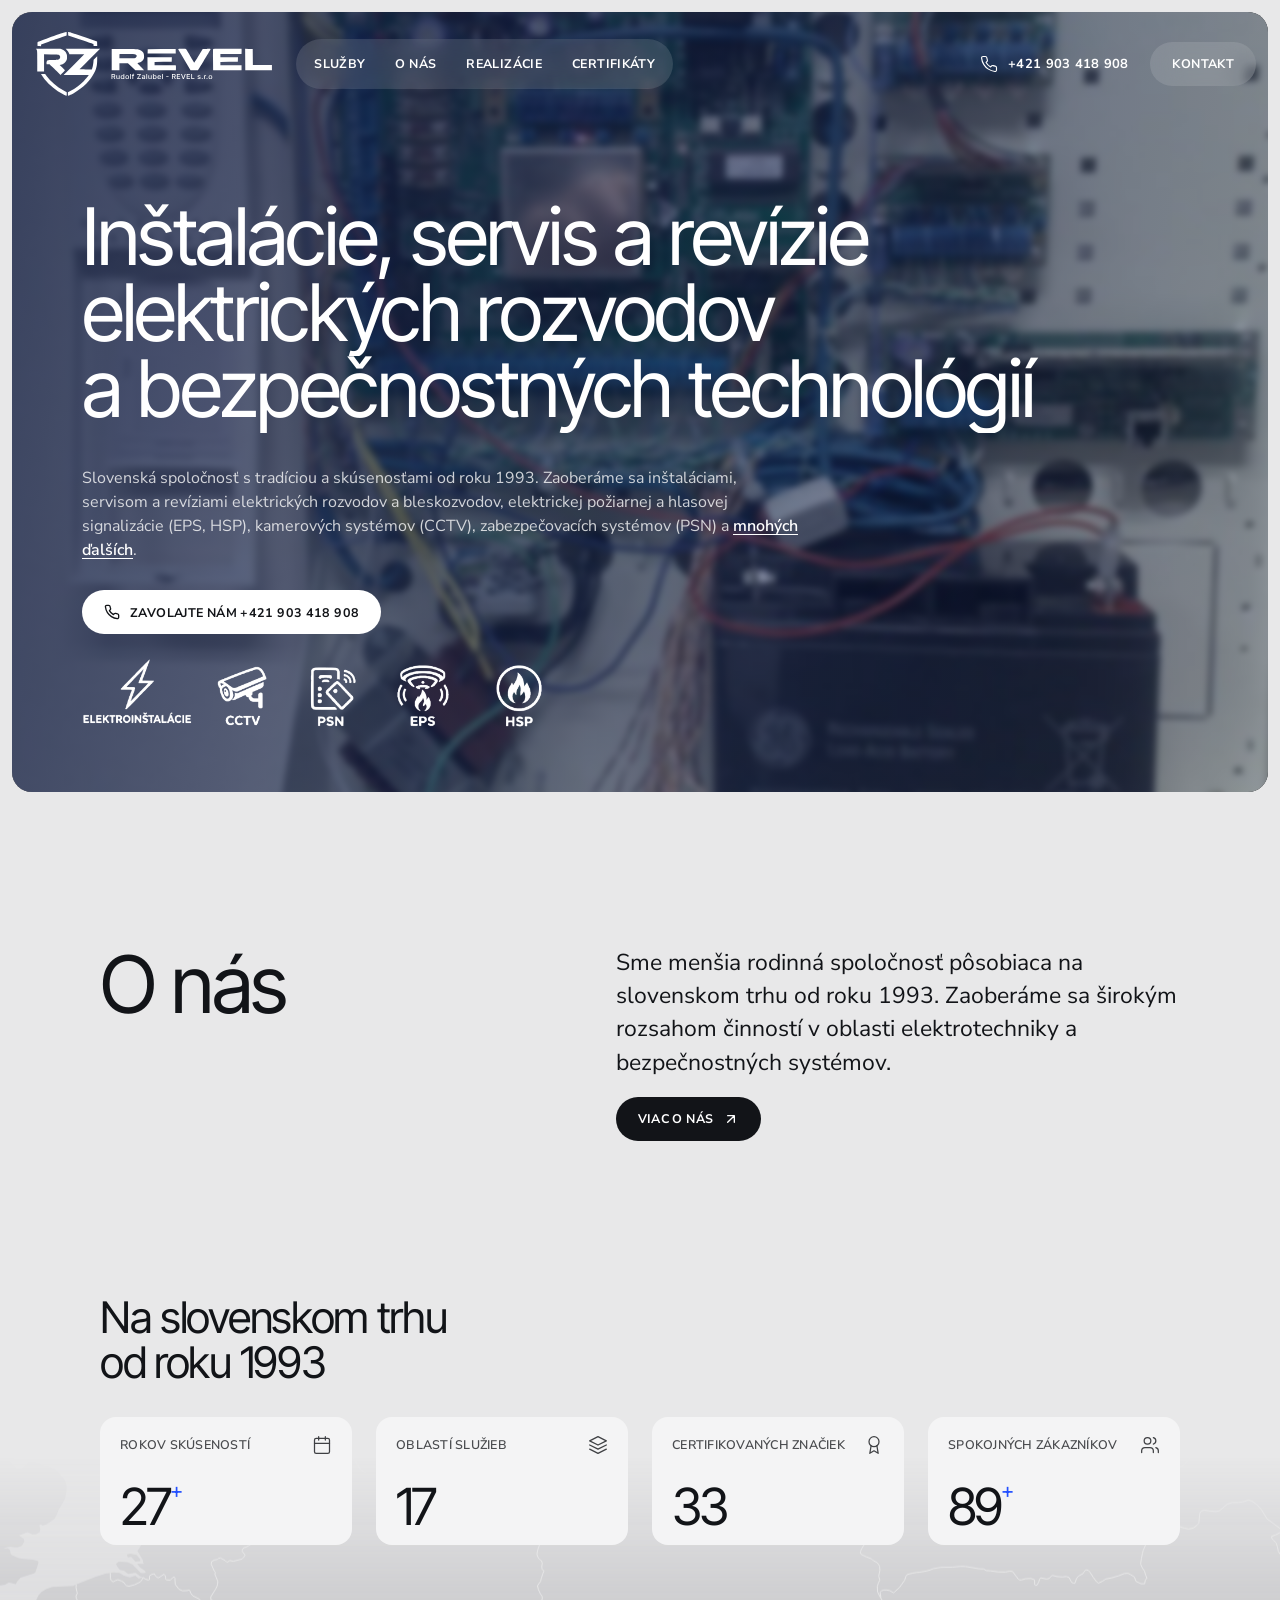
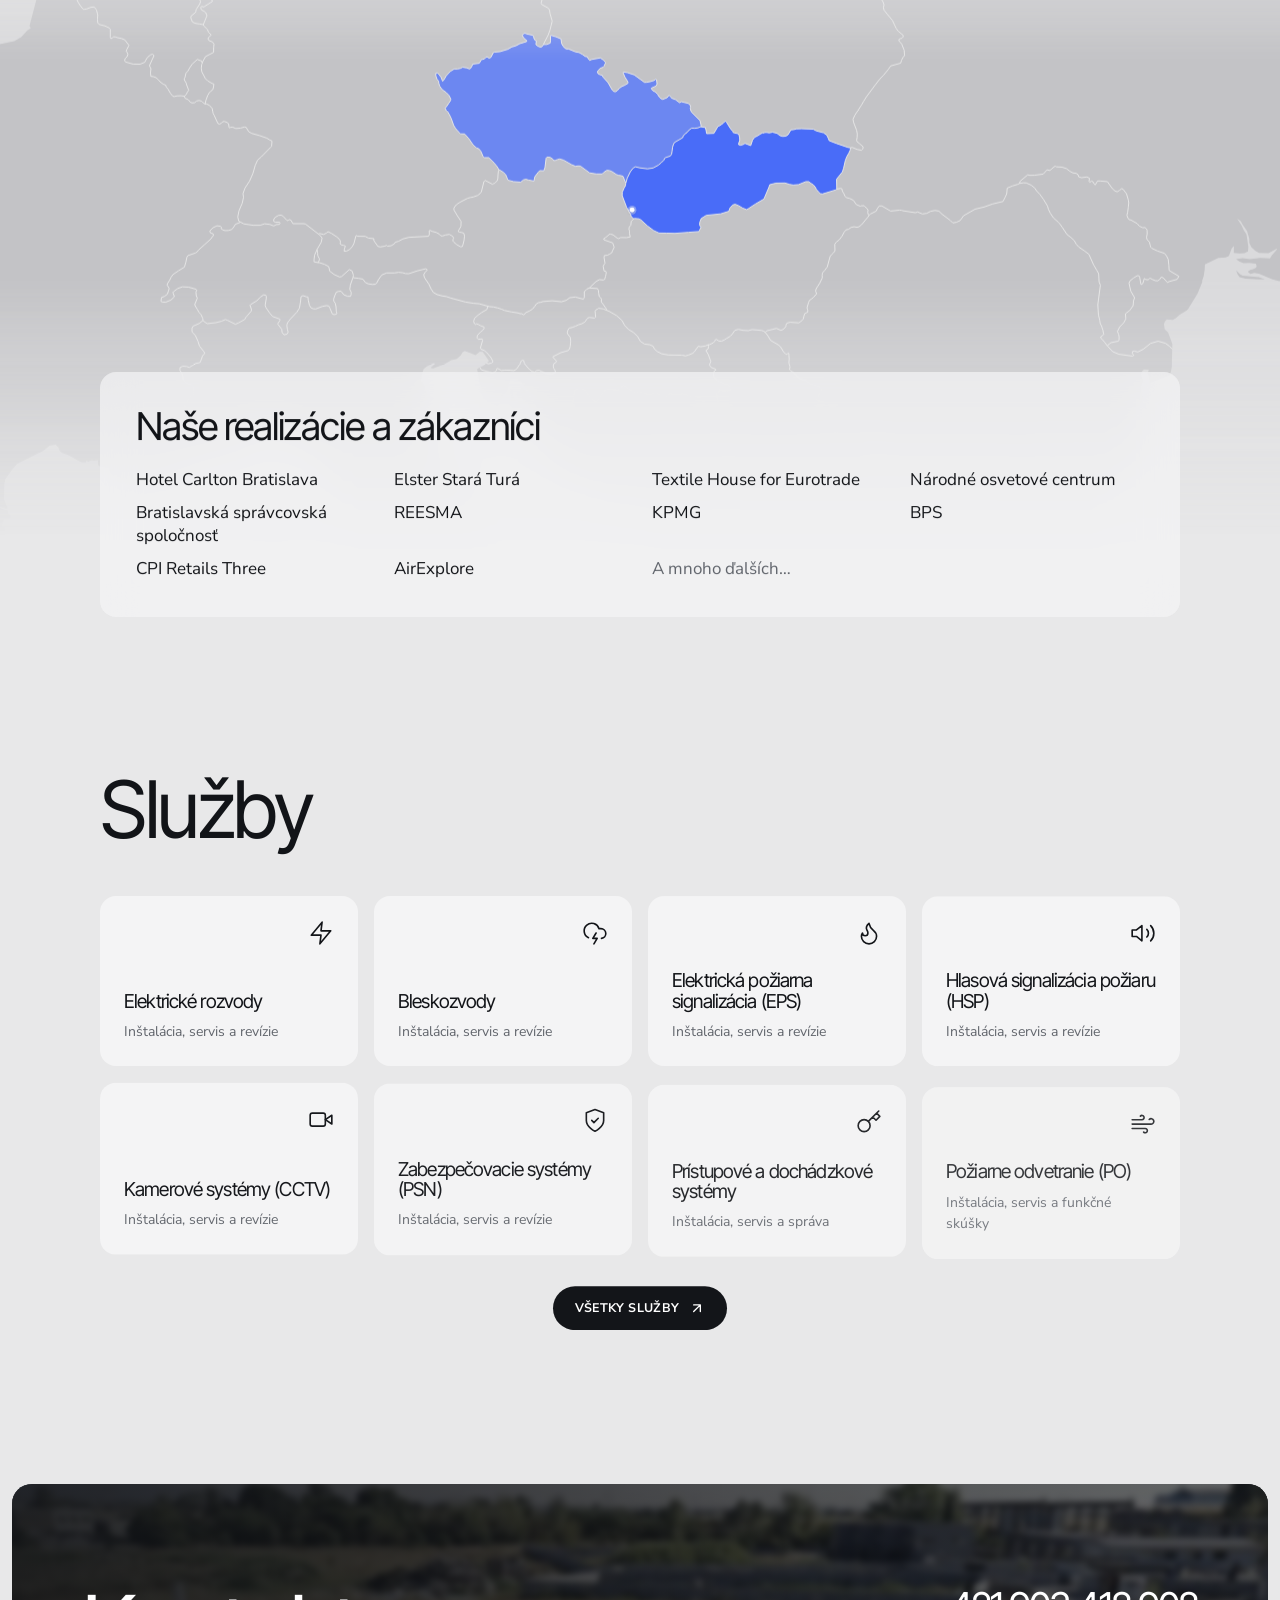
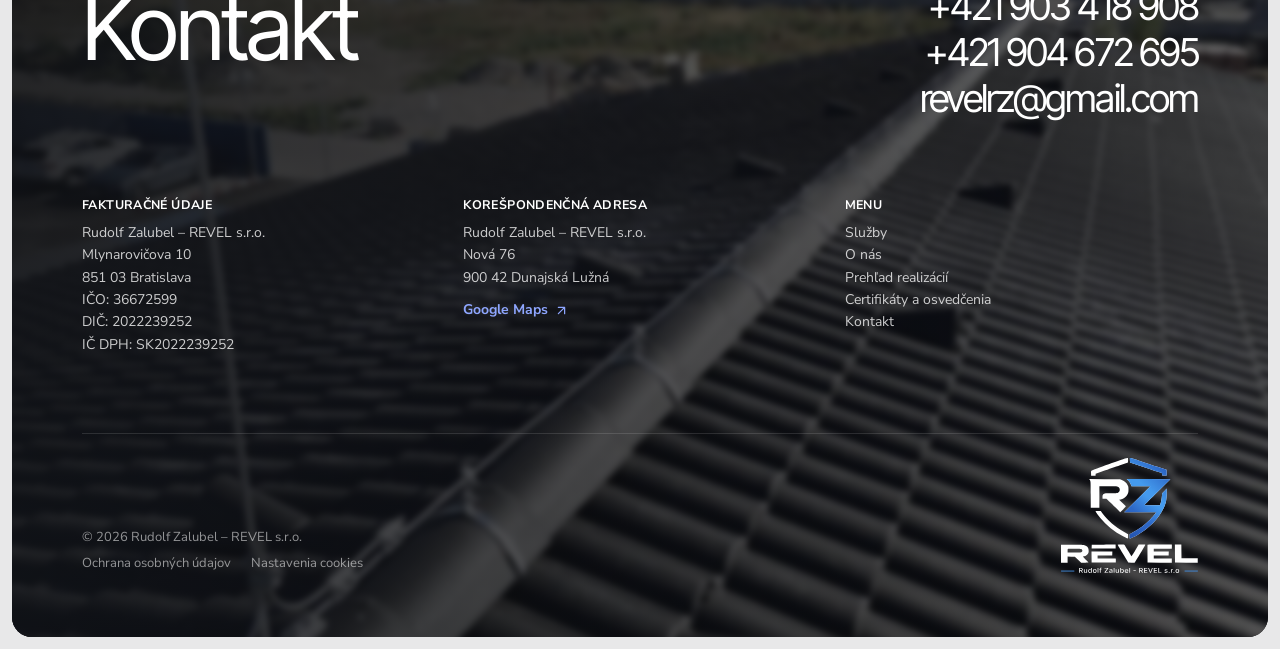
<file: index.html>
<!doctype html>
<html lang="sk">
<head>
  <meta charset="utf-8">
  <meta name="viewport" content="width=device-width, initial-scale=1">
  <title>RZ REVEL – inštalácie, servis a revízie elektrických rozvodov a bezpečnostných technológií</title>
  <meta name="description" content="Rudolf Zalubel – REVEL s.r.o. Slovenská spoločnosť s tradíciou a skúsenosťami od roku 1993. Inštalácie, servis a revízie elektrických rozvodov a bezpečnostných technológií.">
  <link rel="icon" href="img/favicon.png" type="image/png">
  <link rel="apple-touch-icon" href="img/apple-touch-icon.png">
  <link rel="preload" href="fonts/inter-tight-latin.woff2" as="font" type="font/woff2" crossorigin>
  <link rel="stylesheet" href="css/style.css">
</head>
<body>

<!-- Ikony (SVG sprite) – vo WP pôjde do header.php -->
<svg width="0" height="0" style="position:absolute" aria-hidden="true">
  <symbol id="i-arrow" viewBox="0 0 24 24"><path d="M7 17 17 7M7 7h10v10"/></symbol>
  <symbol id="i-phone" viewBox="0 0 24 24"><path d="M22 16.92v3a2 2 0 0 1-2.18 2 19.79 19.79 0 0 1-8.63-3.07 19.5 19.5 0 0 1-6-6 19.79 19.79 0 0 1-3.07-8.67A2 2 0 0 1 4.11 2h3a2 2 0 0 1 2 1.72c.13.96.36 1.9.7 2.81a2 2 0 0 1-.45 2.11L8.09 9.91a16 16 0 0 0 6 6l1.27-1.27a2 2 0 0 1 2.11-.45c.91.34 1.85.57 2.81.7A2 2 0 0 1 22 16.92z"/></symbol>
  <symbol id="i-close" viewBox="0 0 24 24"><path d="M18 6 6 18M6 6l12 12"/></symbol>
  <symbol id="i-calendar" viewBox="0 0 24 24"><rect x="3" y="4" width="18" height="18" rx="2"/><path d="M16 2v4M8 2v4M3 10h18"/></symbol>
  <symbol id="i-building" viewBox="0 0 24 24"><rect x="4" y="2" width="16" height="20" rx="2"/><path d="M9 22v-4h6v4M8 6h.01M12 6h.01M16 6h.01M8 10h.01M12 10h.01M16 10h.01M8 14h.01M12 14h.01M16 14h.01"/></symbol>
  <symbol id="i-layers" viewBox="0 0 24 24"><path d="m12 2 10 5-10 5L2 7l10-5z"/><path d="m2 17 10 5 10-5M2 12l10 5 10-5"/></symbol>
  <symbol id="i-award" viewBox="0 0 24 24"><circle cx="12" cy="8" r="6"/><path d="M15.48 12.89 17 22l-5-3-5 3 1.52-9.11"/></symbol>
  <symbol id="i-zap" viewBox="0 0 24 24"><path d="M13 2 3 14h9l-1 8 10-12h-9l1-8z"/></symbol>
  <symbol id="i-thermo" viewBox="0 0 24 24"><path d="M14 14.76V3.5a2.5 2.5 0 0 0-5 0v11.26a4.5 4.5 0 1 0 5 0z"/></symbol>
  <symbol id="i-flame" viewBox="0 0 24 24"><path d="M8.5 14.5A2.5 2.5 0 0 0 11 12c0-1.38-.5-2-1-3-1.07-2.14-.22-4.05 2-6 .5 2.5 2 4.9 4 6.5 2 1.6 3 3.5 3 5.5a7 7 0 1 1-14 0c0-1.15.43-2.29 1-3a2.5 2.5 0 0 0 2.5 2.5z"/></symbol>
  <symbol id="i-video" viewBox="0 0 24 24"><rect x="2" y="6" width="14" height="12" rx="2"/><path d="m22 8-6 4 6 4V8z"/></symbol>
  <symbol id="i-speaker" viewBox="0 0 24 24"><rect x="4" y="2" width="16" height="20" rx="2"/><circle cx="12" cy="14" r="4"/><path d="M12 6h.01"/></symbol>
  <symbol id="i-storm" viewBox="0 0 24 24"><path d="M6 16.33A7 7 0 1 1 15.71 8h1.79a4.5 4.5 0 0 1 .5 8.97"/><path d="m13 12-3 5h4l-3 5"/></symbol>
  <symbol id="i-battery" viewBox="0 0 24 24"><rect x="2" y="7" width="16" height="10" rx="2"/><path d="M22 11v2M11 9l-2 3h4l-2 3"/></symbol>
  <symbol id="i-bulb" viewBox="0 0 24 24"><path d="M15 14c.2-1 .7-1.7 1.5-2.5 1-.9 1.5-2.2 1.5-3.5A6 6 0 0 0 6 8c0 1 .2 2.2 1.5 3.5.7.7 1.3 1.5 1.5 2.5M9 18h6M10 22h4"/></symbol>
  <symbol id="i-intercom" viewBox="0 0 24 24"><rect x="5" y="2" width="14" height="20" rx="2"/><circle cx="12" cy="8" r="2.5"/><path d="M9 15h6M9 18h6"/></symbol>
  <symbol id="i-key" viewBox="0 0 24 24"><circle cx="7.5" cy="15.5" r="5.5"/><path d="m21 2-9.6 9.6M15.5 7.5l3 3L22 7l-3-3"/></symbol>
  <symbol id="i-users" viewBox="0 0 24 24"><path d="M16 21v-2a4 4 0 0 0-4-4H6a4 4 0 0 0-4 4v2"/><circle cx="9" cy="7" r="4"/><path d="M22 21v-2a4 4 0 0 0-3-3.87M16 3.13a4 4 0 0 1 0 7.75"/></symbol>
  <symbol id="i-gate" viewBox="0 0 24 24"><path d="M4 21V5M4 9h17M8 9l3-4M13 9l3-4M18 9l3-4M2 21h4"/></symbol>
  <symbol id="i-volume" viewBox="0 0 24 24"><path d="M11 5 6 9H2v6h4l5 4V5z"/><path d="M15.54 8.46a5 5 0 0 1 0 7.07M19.07 4.93a10 10 0 0 1 0 14.14"/></symbol>
  <symbol id="i-shield" viewBox="0 0 24 24"><path d="M12 22s8-4 8-10V5l-8-3-8 3v7c0 6 8 10 8 10z"/><path d="m9 12 2 2 4-4"/></symbol>
  <symbol id="i-wind" viewBox="0 0 24 24"><path d="M9.59 4.59A2 2 0 1 1 11 8H2M12.59 19.41A2 2 0 1 0 14 16H2M17.73 7.73A2.5 2.5 0 1 1 19.5 12H2"/></symbol>
  <symbol id="i-exit" viewBox="0 0 24 24"><path d="M9 21H5a2 2 0 0 1-2-2V5a2 2 0 0 1 2-2h4M16 17l5-5-5-5M21 12H9"/></symbol>
  <symbol id="i-plug" viewBox="0 0 24 24"><path d="M12 22v-5M9 8V2M15 8V2M18 8v5a4 4 0 0 1-4 4h-4a4 4 0 0 1-4-4V8z"/></symbol>
  <symbol id="i-wall" viewBox="0 0 24 24"><rect x="3" y="3" width="18" height="18" rx="2"/><path d="M12 9v6M16 15v6M16 3v6M3 15h18M3 9h18M8 15v6M8 3v6"/></symbol>
  <symbol id="i-network" viewBox="0 0 24 24"><rect x="16" y="16" width="6" height="6" rx="1"/><rect x="2" y="16" width="6" height="6" rx="1"/><rect x="9" y="2" width="6" height="6" rx="1"/><path d="M5 16v-3a1 1 0 0 1 1-1h12a1 1 0 0 1 1 1v3M12 12V8"/></symbol>
  <symbol id="i-smarthome" viewBox="0 0 24 24"><path d="M3 10.5 12 3l9 7.5V20a1 1 0 0 1-1 1H4a1 1 0 0 1-1-1z"/><path d="M8.5 15a5 5 0 0 1 7 0M10.5 17.5a2 2 0 0 1 3 0"/></symbol>
</svg>

<a class="skip-link" href="#obsah">Preskočiť na obsah</a>

<!-- ================= HLAVIČKA ================= -->
<header class="header">
  <a class="logo" href="index.html" aria-label="Rudolf Zalubel – REVEL s.r.o. – úvod"><img src="img/logo-header.svg" alt="" width="1177" height="319"></a>
  <nav class="nav" aria-label="Hlavná navigácia">
    <ul>
      <li><a href="sluzby.html">Služby</a></li>
      <li><a href="o-nas.html">O nás</a></li>
      <li><a href="realizacie.html">Realizácie</a></li>
      <li><a href="certifikaty.html">Certifikáty</a></li>
    </ul>
  </nav>
  <div class="header-right">
    <a class="header-phone" href="tel:+421903418908" aria-label="Zavolať +421 903 418 908"><svg class="icon"><use href="#i-phone"/></svg><span>+421 903 418 908</span></a>
    <a class="pill pill--glass" href="kontakt.html">Kontakt</a>
    <button class="icon-btn menu-toggle" type="button" aria-expanded="false" aria-controls="mobile-menu" aria-label="Otvoriť menu"><span></span></button>
  </div>
</header>

<div class="mobile-menu" id="mobile-menu">
  <nav aria-label="Mobilná navigácia">
    <a class="mobile-link" href="sluzby.html">Služby</a>
    <a class="mobile-link" href="o-nas.html">O nás</a>
    <a class="mobile-link" href="realizacie.html">Realizácie</a>
    <a class="mobile-link" href="certifikaty.html">Certifikáty</a>
    <a class="mobile-link" href="kontakt.html">Kontakt</a>
  </nav>
  <div class="mobile-menu-contact">
    <a href="tel:+421903418908">+421 903 418 908</a>
    <a href="tel:+421904672695">+421 904 672 695</a>
    <a href="mailto:revelrz@gmail.com">revelrz@gmail.com</a>
  </div>
</div>

<main id="obsah">

  <!-- ================= ÚVOD ================= -->
  <div class="inset">
    <section class="dark-card hero" data-dark-top>
      <div class="bg"><img src="img/realizacie/praha-6.jpg" alt=""></div>
      <div class="hero-inner">
        <h1>
          <span class="line"><span>Inštalácie, servis a revízie</span></span>
          <span class="line"><span>elektrických rozvodov</span></span>
          <span class="line"><span>a bezpečnostných technológií</span></span>
        </h1>
        <div class="hero-bottom">
          <div class="hero-lead">
            <p class="hero-text" data-intro>Slovenská spoločnosť s tradíciou a skúsenosťami od roku 1993. Zaoberáme sa inštaláciami, servisom a revíziami elektrických rozvodov a bleskozvodov, elektrickej požiarnej a hlasovej signalizácie (EPS, HSP), kamerových systémov (CCTV), zabezpečovacích systémov (PSN) a <a href="sluzby.html">mnohých ďalších</a>.</p>
            <div class="hero-actions" data-intro>
              <a class="pill pill--light" href="tel:+421903418908" aria-label="Zavolajte nám: +421 903 418 908"><svg class="icon"><use href="#i-phone"/></svg>Zavolajte nám +421 903 418 908</a>
            </div>
          </div>
          <img class="hero-picto" data-intro src="img/piktogramy.png" width="1600" height="242" alt="Elektroinštalácie, CCTV, PSN, EPS, HSP">
        </div>
      </div>
    </section>
  </div>

  <!-- ================= O NÁS ================= -->
  <section class="section" id="o-nas">
    <div class="wrap about">
      <h2 class="h2" data-lines><span class="line"><span>O nás</span></span></h2>
      <div class="about-text" data-reveal>
        <p>Sme menšia rodinná spoločnosť pôsobiaca na slovenskom trhu od roku 1993. Zaoberáme sa širokým rozsahom činností v oblasti elektrotechniky a bezpečnostných systémov.</p>
        <div><a class="pill pill--dark" href="o-nas.html">Viac o nás<svg class="icon"><use href="#i-arrow"/></svg></a></div>
      </div>
    </div>
  </section>

  <!-- ================= OD ROKU 1993 – štatistiky, mapa, zákazníci ================= -->
  <section class="section reach">
    <div class="wrap">
      <h2 class="h2" data-lines>
        <span class="line"><span>Na slovenskom trhu</span></span>
        <span class="line"><span>od roku 1993</span></span>
      </h2>

      <div class="stats" data-reveal-group>
        <div class="card stat">
          <div class="card-top"><span class="caps">Rokov skúseností</span><svg class="icon"><use href="#i-calendar"/></svg></div>
          <div class="stat-value"><span data-count="30">30</span><sup>+</sup></div>
        </div>
        <div class="card stat">
          <div class="card-top"><span class="caps">Oblastí služieb</span><svg class="icon"><use href="#i-layers"/></svg></div>
          <div class="stat-value" data-count="19">19</div>
        </div>
        <div class="card stat">
          <div class="card-top"><span class="caps">Certifikovaných značiek</span><svg class="icon"><use href="#i-award"/></svg></div>
          <div class="stat-value" data-count="37">37</div>
        </div>
        <div class="card stat">
          <div class="card-top"><span class="caps">Spokojných zákazníkov</span><svg class="icon"><use href="#i-users"/></svg></div>
          <div class="stat-value"><span data-count="100">100</span><sup>+</sup></div>
        </div>
      </div>

      <div class="map">
        <svg class="map-svg" viewBox="0 0 1200 640" aria-hidden="true">
<path class="map-sphere" d="M-2,-2L1202,-2L1202,642L-2,642Z"/>
<path class="map-land" d="M797.4,273.9L794.9,273.5L784.5,269.9L777.4,267.2L776.6,265.1L775.2,262.1L772.1,259.8L765.3,258L762.4,256.4L751.6,256L746.9,256.1L743.7,256.9L741.5,257L738.8,261.6L736.8,262.9L733.9,263.2L731.3,262.5L728.5,260.3L724.2,259.2L721.2,259.9L719,259.5L717,259.5L716.3,259.9L714.8,259.9L712.6,261.1L710.2,262.7L707.4,264L705.5,266.7L703.8,271.8L698.4,269.7L696.7,270.8L694.1,271.5L692.4,270.9L692.7,269.1L693.5,267.1L693.4,264.3L692.7,261.3L691.1,260.4L688.6,260L687.3,259.5L687.1,258.5L685.8,257.2L683.6,254L681.3,250.1L679.9,248.8L678,250.8L674.8,253.1L673,253.9L669.3,260.3L662.5,260.6L662,257.7L661.3,254.9L657.3,254.2L657.2,252.5L656.3,248.4L648.2,240.3L647.1,236.9L647.5,235.6L646.9,233.5L645.1,232.2L638.8,230.7L637.2,231.6L635.8,230.7L633.5,228.8L629.6,227.3L629.2,226.4L627.7,225L626.9,224.8L626.5,225.7L625.3,226.9L621.3,228.5L619.7,227.8L618.3,226.6L616.5,223.7L614.1,221.3L612.1,220.4L610.9,219L610.6,218L615.1,215.9L616,213.9L615.5,210L614.8,209.5L613.1,210.8L609.4,211.9L606,212.5L604.2,212.5L594.6,205.5L588.2,203.4L584.5,202.8L584.1,203.4L585.8,207.4L588.7,212.2L588.6,213.5L585.1,215.5L583.1,216.3L580.7,218L578.7,220.3L577.1,221.3L575.5,221.1L574.1,219.9L570,212.7L565.1,207.2L564.6,205.9L563,205.6L560.7,204.4L560,202.6L561.2,201L562.7,199.3L565.4,198.4L566.2,197.5L566.8,196.1L567.7,194.3L567.5,193.7L565.7,191.6L562.8,189.6L554.9,191L552.8,191.9L551.6,190.6L550.7,188.6L548.6,188.2L546,186.3L542.8,184.5L539.7,184L533.2,181.3L530.7,181.1L529.3,180.2L527.7,178.2L526.5,176.1L526,171.8L521.2,169.8L516.4,168.4L516.1,169.1L516.1,173.3L515.8,175.7L512.6,177L509.5,177.1L509,177.9L507.8,179.3L506.2,179.4L503.9,178.4L502.4,177.1L502.9,173.7L501.9,173.4L500.6,171.4L500.2,169.1L498.8,168.2L493.8,167.1L492.1,166.4L490.8,166.9L489.7,168.3L490.3,169.8L491.2,171.2L493.9,173.4L493.6,174.3L487.4,176.2L483.5,178.3L479.9,179.3L476.1,181.5L468.8,183.7L463.5,184.2L462.4,184.7L460.3,189L458.9,189.8L457.6,189.4L456.7,188.5L455.4,189.1L454.1,190.5L452.6,191L451.6,190.9L449.3,194.6L443.2,195.4L442.4,197.3L441.1,199.5L440.3,200L437.5,199L433.8,198.3L431.6,199.4L428.9,200L425.7,200L422.1,202.3L418.3,206.4L416.2,210.1L415,211.5L413.5,207.8L411.6,205.1L410.2,203.8L408.9,203.7L408.6,204.3L408.5,206.1L409.6,209.4L411.2,211.5L411.3,213.1L412.2,216L414.5,219.3L418.3,222L420.8,224.6L422.6,228.1L422.5,229.1L421.9,230.5L420.9,231.7L419.9,233.4L417.4,236.7L418,238.3L419.8,240.2L421.2,242.6L423,246.3L425.4,253L427.1,255.7L429.5,258.6L431.8,260.8L435.6,260.9L439.4,265.1L443.5,271.1L446.6,273.9L448.9,274.8L450.7,277L452.1,280.1L452.7,281.9L454.2,283.1L458.2,283.1L463.2,288L466.1,291.6L467.8,294.5L468.9,294.9L471.8,296.8L474.1,299L476.2,304.2L481.5,305.6L488.2,306.1L490.8,303.9L493,303.4L495.4,304.1L500.6,305.1L501.4,301L504.6,296.8L506,295.3L509.8,295.5L510.9,292.4L512,283.5L512.8,282.6L515.7,282.8L518.3,284.5L519.1,285.9L520.6,285.7L522.6,284.9L524.7,284.4L528.3,285.4L535.7,289.6L539.4,291.2L541.9,290.9L544.1,291L552.8,297.4L559,298.4L564.6,298.4L566.4,296.6L568.9,295L571.3,295.2L573.5,296L577.7,298.8L579.6,299.6L582.2,300L584.1,300.6L585.9,305.3L586.8,306.6L586.6,307.2L586.4,309.3L584.9,312L583.4,315.5L583.3,318.7L587.4,329.5L591.1,336L591.8,338.5L594.2,340.4L595.1,340.1L599.2,340.5L600,341.1L600.7,341.3L607,347.1L612.9,351.5L617.8,353.8L625.1,353.9L632.8,354.1L645.6,353.1L655.2,352.4L655.7,351.3L657.2,348.6L655.9,346.4L656,343.8L657.4,340.2L662.1,337.2L675.6,335.8L683.3,333.4L684.3,330.4L686.9,327.5L689.2,326.8L692.4,328.1L696.4,330.5L699.9,331.8L701.8,330.8L708.5,326.4L716.2,321.9L721.1,310.3L721.6,308.5L727.4,307L735.9,306.9L740.4,308.2L743.6,308.8L748.5,308.4L755.5,305.6L758.1,305.6L760.3,307.2L762.5,308.6L764.1,310.4L765.4,312.9L766.1,313.7L767.2,315.1L769.1,316.8L770.9,317.2L783.7,313.3L784.5,312.6L784.3,303.3L789.8,296.4L790.9,292.8L792.6,285.4L794,282L795.7,279L797,276.3ZM1202,397.9L1199.3,399L1193.1,397.3L1180.3,391.8L1175.9,391.1L1172.2,392L1169.8,390L1172.1,388.3L1174.8,387.7L1177.6,386.3L1178.1,384.9L1177.5,382.5L1171.3,381.7L1165.8,382.1L1161.9,380.5L1158.8,378.4L1164.9,377.4L1171.5,378.2L1181.4,377.2L1190.6,377.7L1192.3,374.8L1196.6,369.8L1197.3,368.3L1189.3,372.6L1180.3,372.4L1176.7,370.4L1173.2,367L1171.3,363L1171.2,358.9L1169.1,351.9L1165,346L1163.2,342.7L1159.7,340L1164,346.7L1166,351.2L1168.6,355.2L1170.3,366.8L1170,371L1166.6,372.6L1161.8,372.8L1156.7,372.4L1156.8,365.8L1154.7,368.3L1152.1,375.2L1149.1,376.6L1142.1,377L1129.6,383.2L1129.4,387.8L1128.5,394.1L1127.2,398L1127,400.1L1122.9,410.1L1122.4,411.1L1113.8,425.2L1112.6,426.4L1106.1,430.4L1102.3,433.6L1099.4,435.2L1093.8,434.7L1092,436.8L1091.2,439.3L1091.9,443.9L1095.1,446.9L1099.1,457.8L1099,462.6L1098.9,466.5L1098.8,468.9L1098.6,478.9L1098,482.7L1096.8,487.1L1077.1,494.7L1078,492.3L1077,488.2L1075.7,485.2L1077.1,482.1L1072.5,481.7L1070.7,483.5L1069.6,486.5L1071.7,492.4L1070.1,496.1L1069.5,498.1L1070,502.7L1069,504.8L1069,507L1072.2,506L1071.3,510.1L1066.1,518.4L1064.6,523.1L1067.6,540.8L1066.3,551.8L1066.6,555L1067.4,568.8L1064.3,575.8L1058.1,574.3L1050.7,577.1L1047.6,584.8L1045.5,587.3L1043.7,590.1L1043.6,599.7L1045.3,615.2L1042.6,617.4L1040,618.3L1030.4,633.2L1037.4,636.3L1040.6,638.9L1043,642L626.9,642L626.9,642L622.2,638.9L612,636.7L598.2,629.1L589.2,626.4L592.7,625.8L596.7,625.8L617.9,635.9L615.5,633.2L612,630.8L610,629.5L601.2,620.7L592.9,615.1L583.4,604.7L570.8,600.5L562.1,595.9L557,596.5L551.1,597.8L547.7,597.9L545.1,597L543.4,594.1L543.7,591.9L543.4,589.1L538.4,584.5L531.6,580L525.3,574.3L512.7,558.9L510.2,554L512.7,553.1L514.6,553.2L516.9,552.2L520.5,552.3L524.6,553.4L521,550.1L516.4,546.8L505,533.9L501.6,527.9L501.3,521.4L502.5,512.7L500.6,506.4L491.8,497.9L488.6,493.6L482.1,490.9L479.1,491L477.2,494.1L475.6,501.1L469.4,510.2L467.2,514.2L463.9,519.2L461.3,519.5L459.7,519L455.2,510L450.8,503.1L450.4,500L450.1,496L447.3,481.5L449.9,479.6L452.4,478.6L455.9,475.8L458.4,473.6L452.6,465.2L449.8,465.1L445.9,468.4L435.7,464.3L433.6,465.7L432,468.5L428.2,471.8L423.1,473L417.1,476.5L411,478.9L406.2,480.7L403.6,480.2L408.1,476L406.2,475.8L400.5,478.6L397.2,481.1L395.9,485.4L394.4,492.7L396.8,494.7L400.5,504.6L405.6,509L404.3,512.9L402.8,515.9L399.4,518.4L396.7,516.3L395.1,516.2L393.6,522.5L394.9,539.3L397.9,551.4L401.3,556.7L409.3,565.2L418,569.8L433.4,584.1L442,588.7L444.2,591.2L449.1,601.8L453.3,614L457.5,633.1L460.6,642L338.1,642L338.1,642L331.5,632.7L326,628.6L324.7,626.1L323.7,622.8L322.7,620.7L320,619.2L317.8,619.4L314.7,618.3L315.3,612.7L316.2,608.4L316.1,604.7L313.9,594.9L309.2,586.4L307.8,566.7L305.8,561.1L300.4,556.4L287.8,550.8L271,536.7L267.2,536.1L256.8,530.3L250.2,528.8L241.1,532.2L229.2,543.2L219.2,554.7L215.8,556.8L204.2,559.9L194.1,560.8L191.8,561.6L189.1,562.3L184.2,563.8L180.5,565.5L165.9,576.6L159.4,579.6L157.9,581.6L156.2,585.7L152.2,588.8L148.7,590.1L140.8,590.9L132.4,593.7L129.2,591.7L120,590.6L115,585.3L104.4,580.9L101.8,573.8L97,572.8L93.7,572.5L92,571.3L91.7,568.9L92,566.7L88.5,567.3L85.9,566.9L84.1,567.5L82.8,568.4L81.4,567.5L80.5,567.6L80.4,568.9L77.2,568.8L73.9,567.5L65.5,562.7L64.2,562L58.3,559.9L56,558.1L54.5,554.3L53,553.1L52.3,552.3L46.3,553.1L43.8,555.4L40.2,558.1L16.3,570L11.3,575.7L5.1,584.4L4.1,588.7L3.7,603L6.9,611.1L7.2,613L7.6,616.7L9.5,618.4L9.7,621.6L5.8,622.7L3.6,622.5L2.1,627.8L2.7,629.5L4.6,631.2L4.9,632.9L4.1,640.8L2.7,642L-2,642L-2,176.8L0.8,176.6L13.3,173.9L20.1,169.9L25.4,164.1L27,163L28.8,162L27.7,159.4L34.1,134.9L36.2,130.7L39.2,127.4L43.2,125.2L48.9,123L68.4,122L71.5,120.8L88.6,114L98.7,110.7L103.4,109.9L106.2,109.5L112.1,110L116.2,112.4L121.8,114.1L126.8,112.5L129.9,115L134.1,114.2L131.2,112.9L127,109.8L120.2,110.8L116.1,107.8L112.5,107L110.5,104.8L108.7,101.4L110.8,99.7L112.6,99.3L119.4,99.9L124.2,102L131.9,109.9L134.2,110.1L136.7,109.7L135.8,107.7L133.7,106.5L130.8,104.2L128.6,101.3L134.9,101.5L134.2,100.1L133.9,97.8L128.8,89.2L130.3,87.2L132.8,83L135.5,79.6L137.3,78.9L140.5,76.7L147.6,69.9L152.5,64.1L156.5,57.2L164.1,37.4L166,34.1L168.5,30.5L170.8,31.6L172.2,32.9L178.6,30.8L190,24.7L194,18.5L197.5,16L210,11.5L216.6,10.6L226.5,11.3L233.8,11.2L242.4,11.8L245.1,15.9L246.5,18.8L249.3,20.6L253.9,22.2L252.7,19.5L249.8,16.4L251.4,10.8L253.1,6.6L257.2,1.5L260.1,0.3L271.8,0.8L284.5,2.5L288.7,11.2L286.2,15.2L289,17.5L290.7,17L292.3,13.4L293.5,9.4L294.8,8.3L298.4,11.8L299.6,13.9L298.8,20.6L301.4,11.8L301.1,5.3L302.6,-0.7L303.5,-2L327,-2L327,-2L329.6,0L337.1,12.7L339.8,14.8L343.5,15.7L338.7,12.8L329.9,-2L400.1,-2L400.1,-2L400.3,-1.9L400.6,-2L482.3,-2L482.3,-2L482.4,-1.7L483.4,7.6L486.2,10.6L488.5,12.6L496.2,14.9L496.4,15L504.1,18.5L507.2,20.4L506.9,18.3L506.4,16.6L506.9,14L506.8,10.1L499.9,7.9L495.3,7.1L493.8,6.8L489.6,7.3L485.5,6.2L484.8,2.9L485.7,-0.4L484.5,-2L490,-2L490,-2L495.4,2.6L496.6,3.7L501.1,4.3L512.6,-0.6L516.8,-2L1202,-2ZM19.4,-2L16.7,-0.4L13.1,2.3L9.6,5.4L16.1,12.3L17.8,12.4L19.8,12L21.8,10.5L25.7,6.7L27.5,5.4L32.4,5.8L36.4,6.8L40.3,8.6L44,8.9L50.7,12.2L53.9,14.6L61.5,23.9L62.5,28.5L62.2,34.1L61,40.1L58.2,45.4L55.2,50.1L52.7,56.3L51.4,58.6L50,60.1L43.8,64.3L40,65.7L38.8,64.6L37.3,64.5L36.9,65.7L37.8,68.5L37.2,71.7L33.8,73.5L30.5,73.9L25.8,71.7L17.8,74.7L22.3,77.8L22.8,80.4L20.6,84.3L17.1,85.7L13.3,85.7L9.7,85.2L6.5,85.7L3.2,87.1L7,86.7L9.2,88.2L10,91.9L11.2,93.2L17.9,96L22.1,96.8L30.8,97.5L34.7,98.4L36.1,99.2L35.5,102.1L33.2,109.2L31.8,110.4L19.3,114.3L16,118.1L14.8,120.5L8.4,118.9L4.7,120.9L-1.1,121.7L-2,121.9L-2,-2ZM1180.1,395.2L1185.9,397.2L1180.3,397.3L1167.9,396.6L1162.2,395.1L1160.3,392.5L1158.9,388.9L1162.5,392.4L1164.9,393.8ZM226.7,6L221.7,7.3L220.5,6.8L221,6.2L225.3,5.6ZM212.7,7.1L205.9,7.1L203.7,6.2L203.4,5.5L205.3,5.4L211,6L212.6,6.8ZM183.7,11.8L176.6,15L176.3,14.3L180.9,11.3ZM191.7,8.5L188.4,8.5L187.1,7.6L195.1,6.4L200,6.4L200.8,6.8ZM173.8,23.9L169.7,27.4L167.8,25.9L167.5,25L169,22.1L174.9,17.7ZM128.1,93.1L131,96.6L131.5,97.7L131.5,98.8L127,99.3L123.1,94.9L119.9,95.3L119.1,93.4L119.4,92.3L122.6,91.9ZM240.8,3.7L237.7,3.5L238.8,2.2L241.9,1.3L243.4,1.5ZM309.2,624.2L310.4,626.5L310.4,627.8L309.4,629.2L309.6,632.6L306.2,629.5L300.8,630.5L297.6,629.9L296.9,627.5L297.8,626L302.8,626.1L304.5,625.6L307.5,626.1ZM233.4,642L237.1,635.7L241.6,632.8L249.4,631.3L251.6,630.6L253.6,628.3L255.9,626.9L258.3,627.3L260.6,628.4L261.9,629.7L263.2,628.7L264.4,625.7L264,622.9L265,615.5L266.8,611.4L269.1,611.4L270.8,613.9L270.5,615.9L270.8,620.8L270.6,624L270.6,624L268.8,632.3L269.3,634.8L270.6,636.8L271.2,638.7L271.1,642L233.4,642ZM572.7,627.4L580.4,629.1L586.2,628.3L591.4,629.3L594.5,631.2L595.3,632.1L591,632.2L586.3,631.4L581,633.3L576.3,632.2L574.5,631L573.3,629.5ZM595.6,620L592.6,620.6L574,620.1L568.5,618.9L562.5,615.7L561.2,614.8L567.4,614L572.9,614.9L574.7,617.1L590,619ZM578.4,611.7L571.8,611.7L566,610.7L563.2,608.9L563.5,607.4L564.4,604.9L570.8,605.2L580.5,607.1L582.8,609.2L582.2,610.1ZM514.3,565.2L515,567.3L509.9,563.3L508.1,560.7L507.6,559.6ZM498.5,512.3L493.5,513.3L491.2,511.1L490.7,509.3L486.5,508.5L484.1,506L483.7,504.9L487.3,502.2L489.3,497.8L491.6,500.5L494.3,505.7L495.9,507.1ZM499,524.9L500,527.4L496.2,525L492.9,524L492.2,522.3L492.7,520.9L493.5,519.5L496.1,519.8L496.5,521.2ZM513,549.4L511.9,551L509.3,548.1L507,546L505.3,543.7L502,540.6L500.9,537.2L496.1,530.2L495.2,528.2L497.8,531.1L499.8,533L501.6,533.4L505.9,537.9L510.2,543.7L515.2,548.7L514,548.9ZM512.5,573.3L513.1,574.1L512.9,574.7L510.8,573.8L510.2,574L500.5,561.2L499.5,558.8L503,561.8ZM520,570.5L522.8,574.8L520.1,573.8L517.5,571.1L515.9,568.3ZM484.9,530.1L484.5,532.3L482.1,529.4L480.9,524.3L478.2,516L477.8,513.7L479.5,511.5L479.6,509.2L477.6,502L479.4,500.9L480.6,500.8L480.9,505.8L481.8,508.7L484.6,512.3L483.8,518L484.1,526.3L484.6,528.1ZM610.6,642L601.8,639.4L603.8,638.9L605.6,638.8L613.1,640.6L613.1,640.6L615.2,642L610.6,642Z"/>
<path class="map-hl" d="M797.4,273.9L797,276.3L795.7,279L794,282L792.6,285.4L790.9,292.8L789.8,296.4L784.3,303.3L784.5,312.6L783.7,313.3L770.9,317.2L769.1,316.8L767.2,315.1L766.1,313.7L765.4,312.9L764.1,310.4L762.5,308.6L760.3,307.2L758.1,305.6L755.5,305.6L748.5,308.4L743.6,308.8L740.4,308.2L735.9,306.9L727.4,307L721.6,308.5L721.1,310.3L716.2,321.9L708.5,326.4L701.8,330.8L699.9,331.8L696.4,330.5L692.4,328.1L689.2,326.8L686.9,327.5L684.3,330.4L683.3,333.4L675.6,335.8L662.1,337.2L657.4,340.2L656,343.8L655.9,346.4L657.2,348.6L655.7,351.3L655.2,352.4L645.6,353.1L632.8,354.1L625.1,353.9L617.8,353.8L612.9,351.5L607,347.1L600.7,341.3L600,341.1L599.2,340.5L595.1,340.1L594.2,340.4L591.8,338.5L591.1,336L587.4,329.5L583.3,318.7L583.4,315.5L584.9,312L586.4,309.3L586.6,307.2L586.8,306.6L588.1,302.2L591,296.2L593.7,292.8L595.8,291.7L599.9,292.7L607,293.6L612.3,292.8L617.3,290.1L620,287.8L622.5,285.3L623.1,283.7L624.2,283L628.4,281.6L629.6,279.9L630.1,276.9L630.5,273.4L631.3,270.8L632.3,268.9L640,264.4L640.6,262.8L641.8,261.2L644.1,259.5L646.2,257L648.5,255.5L651.4,255.6L654.3,255.2L656.4,254.3L657.3,254.2L661.3,254.9L662,257.7L662.5,260.6L669.3,260.3L673,253.9L674.8,253.1L678,250.8L679.9,248.8L681.3,250.1L683.6,254L685.8,257.2L687.1,258.5L687.3,259.5L688.6,260L691.1,260.4L692.7,261.3L693.4,264.3L693.5,267.1L692.7,269.1L692.4,270.9L694.1,271.5L696.7,270.8L698.4,269.7L703.8,271.8L705.5,266.7L707.4,264L710.2,262.7L712.6,261.1L714.8,259.9L716.3,259.9L717,259.5L719,259.5L721.2,259.9L724.2,259.2L728.5,260.3L731.3,262.5L733.9,263.2L736.8,262.9L738.8,261.6L741.5,257L743.7,256.9L746.9,256.1L751.6,256L762.4,256.4L765.3,258L772.1,259.8L775.2,262.1L776.6,265.1L777.4,267.2L784.5,269.9L794.9,273.5Z"/><path class="map-hl" d="M657.3,254.2L656.4,254.3L654.3,255.2L651.4,255.6L648.5,255.5L646.2,257L644.1,259.5L641.8,261.2L640.6,262.8L640,264.4L632.3,268.9L631.3,270.8L630.5,273.4L630.1,276.9L629.6,279.9L628.4,281.6L624.2,283L623.1,283.7L622.5,285.3L620,287.8L617.3,290.1L612.3,292.8L607,293.6L599.9,292.7L595.8,291.7L593.7,292.8L591,296.2L588.1,302.2L586.8,306.6L585.9,305.3L584.1,300.6L582.2,300L579.6,299.6L577.7,298.8L573.5,296L571.3,295.2L568.9,295L566.4,296.6L564.6,298.4L559,298.4L552.8,297.4L544.1,291L541.9,290.9L539.4,291.2L535.7,289.6L528.3,285.4L524.7,284.4L522.6,284.9L520.6,285.7L519.1,285.9L518.3,284.5L515.7,282.8L512.8,282.6L512,283.5L510.9,292.4L509.8,295.5L506,295.3L504.6,296.8L501.4,301L500.6,305.1L495.4,304.1L493,303.4L490.8,303.9L488.2,306.1L481.5,305.6L476.2,304.2L474.1,299L471.8,296.8L468.9,294.9L467.8,294.5L466.1,291.6L463.2,288L458.2,283.1L454.2,283.1L452.7,281.9L452.1,280.1L450.7,277L448.9,274.8L446.6,273.9L443.5,271.1L439.4,265.1L435.6,260.9L431.8,260.8L429.5,258.6L427.1,255.7L425.4,253L423,246.3L421.2,242.6L419.8,240.2L418,238.3L417.4,236.7L419.9,233.4L420.9,231.7L421.9,230.5L422.5,229.1L422.6,228.1L420.8,224.6L418.3,222L414.5,219.3L412.2,216L411.3,213.1L411.2,211.5L409.6,209.4L408.5,206.1L408.6,204.3L408.9,203.7L410.2,203.8L411.6,205.1L413.5,207.8L415,211.5L416.2,210.1L418.3,206.4L422.1,202.3L425.7,200L428.9,200L431.6,199.4L433.8,198.3L437.5,199L440.3,200L441.1,199.5L442.4,197.3L443.2,195.4L449.3,194.6L451.6,190.9L452.6,191L454.1,190.5L455.4,189.1L456.7,188.5L457.6,189.4L458.9,189.8L460.3,189L462.4,184.7L463.5,184.2L468.8,183.7L476.1,181.5L479.9,179.3L483.5,178.3L487.4,176.2L493.6,174.3L493.9,173.4L491.2,171.2L490.3,169.8L489.7,168.3L490.8,166.9L492.1,166.4L493.8,167.1L498.8,168.2L500.2,169.1L500.6,171.4L501.9,173.4L502.9,173.7L502.4,177.1L503.9,178.4L506.2,179.4L507.8,179.3L509,177.9L509.5,177.1L512.6,177L515.8,175.7L516.1,173.3L516.1,169.1L516.4,168.4L521.2,169.8L526,171.8L526.5,176.1L527.7,178.2L529.3,180.2L530.7,181.1L533.2,181.3L539.7,184L542.8,184.5L546,186.3L548.6,188.2L550.7,188.6L551.6,190.6L552.8,191.9L554.9,191L562.8,189.6L565.7,191.6L567.5,193.7L567.7,194.3L566.8,196.1L566.2,197.5L565.4,198.4L562.7,199.3L561.2,201L560,202.6L560.7,204.4L563,205.6L564.6,205.9L565.1,207.2L570,212.7L574.1,219.9L575.5,221.1L577.1,221.3L578.7,220.3L580.7,218L583.1,216.3L585.1,215.5L588.6,213.5L588.7,212.2L585.8,207.4L584.1,203.4L584.5,202.8L588.2,203.4L594.6,205.5L604.2,212.5L606,212.5L609.4,211.9L613.1,210.8L614.8,209.5L615.5,210L616,213.9L615.1,215.9L610.6,218L610.9,219L612.1,220.4L614.1,221.3L616.5,223.7L618.3,226.6L619.7,227.8L621.3,228.5L625.3,226.9L626.5,225.7L626.9,224.8L627.7,225L629.2,226.4L629.6,227.3L633.5,228.8L635.8,230.7L637.2,231.6L638.8,230.7L645.1,232.2L646.9,233.5L647.5,235.6L647.1,236.9L648.2,240.3L656.3,248.4L657.2,252.5Z"/>
<path class="map-borders" d="M1099,462.6L1096.4,459.9L1092.6,457.1L1085.7,455.2L1078.7,457.2L1071.7,462.8L1066.7,465.3L1063.6,464.5L1061.9,464.7L1061.5,466.2L1061.8,467.3L1062.8,468L1062.8,468.6L1061.8,469.2L1049,467.4L1043.2,465L1038.2,459.6L1040.1,457.5L1041.7,456.5L1048.1,455.2L1049.1,454.4L1049.1,453L1049.2,451.2L1048.7,448.7L1047.6,446L1049.8,441.7L1053.6,437.8L1055.5,434.2L1055.1,429.4L1059.1,426.4L1062.3,421.9L1062.7,417.3L1063.7,414.4L1060.2,408.4L1059.2,404.2L1058.5,400.7L1059.3,398.7L1062.6,396L1066.1,393.8L1067.7,393.8L1068.4,394.8L1069.6,401.8L1070.4,401.9L1071.5,400.9L1072.8,396.4L1074.3,397.4L1076.4,397.6L1077.8,396.3L1078.8,396.3L1080.2,397.2L1083,398.4L1085.4,398.6L1087.2,397.3L1088.5,395.2L1090.4,395.6L1094.5,400.1L1096,399.3L1103.5,397.2L1104.5,395.6L1105.2,394.3L1096.1,388.9L1095.8,384L1095.2,378.4L1093.6,375.2L1091.7,372.8L1085.1,370.6L1079.9,368.1L1078.7,366.8L1078.3,365L1077.5,362.1L1075.4,359.9L1074.9,357.9L1075.5,354.5L1075.4,351L1074.7,349.7L1073.4,348.6L1071.4,348.8L1068.2,347.3L1066,344.8L1060.3,341.6L1058.5,341.2L1057.3,339.4L1056.5,337.1L1057.2,334.1L1057.8,329.5L1058.2,325.3L1057.8,322.8L1056.1,316.9L1052.8,312.6L1051.5,312.2L1049.6,313.7L1047.4,315.1L1045.4,314.4L1042.8,312.1L1038.2,305.6L1031.5,305L1028.9,305L1026.8,308.7L1025.8,307.8L1024.8,305.8L1023.3,305L1021.7,306.2L1021,305.4L1021.4,302.4L1019,301.2L1014,301.9L1011.3,301.1L1010.6,298.9L1008.9,297.8L1005.9,297.4L1003,295.9L999.9,293.4L995.7,292L990.3,291.7L989.8,291.4L989.2,291L986.1,293.4L984.3,295.2L981.6,294.5L978,298.5L969.7,299.6L965.6,299.7L963.5,299.2L956.4,305.2L955.8,307.3L954.1,308.1L949.3,309.6L944.3,311.6L943.8,316.9L942.5,319.9L940.3,324.2L930.7,326.5L922.5,329.4L914.1,331.4L903.4,337.5L900.1,342.1L896.6,343.7L893.3,344.3L891,342L883.2,336.1L880.2,333.2L876.5,332.6L872.5,333.4L868.8,335.3L864.8,335.9L860.2,334L859.7,334.3L858.1,334.7L846.5,332.9L845.5,332.5L845,332.4L843.4,332.3L835,333.2L826.8,328.4L824.3,328.4L822.6,330.7L821.4,333.2L816.1,335.9L814.8,337L813.9,336.4L813.5,334.2L813.8,332.4L812.8,330.7L810.6,328.8L810,328.1L807.4,328.3L806.7,328.6L806.4,328.6L802.7,327L800.1,323.1L796.2,321.2L793.4,320.6L792.1,319L791.1,316.7L790,315L789.9,314.9L789.2,312.2L788.3,312L788.2,311.9L784.5,312.6L784.3,303.3L789.8,296.4L790.9,292.8L792.6,285.4L794,282L795.7,279L797,276.3L797.4,273.9L799,273.5L803.6,275.4L807.7,276.2L808.9,275L809.2,273.6L809,272.7L805.5,269.7L803.3,267.9L803.1,266.7L803.6,263.9L803.7,260.8L803.1,257.5L800.3,250.2L799.7,247.1L801.5,243.2L807.7,233.7L809.7,230.2L812.4,225.9L820.1,215.5L824.9,209.3L828.2,206L833,200.1L835,197.1L844.4,194.5L845.2,191.8L846.8,188.8L848,187.4L847.7,182.5L845.4,176.7L843.8,174.7L842.6,173.4L843.1,171.9L844.1,171.5L845.4,171.2L846.9,169.7L846.5,168.1L842.1,164.6L840.1,161.8L836.7,154.5L830.6,147.1L828.7,144.6L828.2,142.2L828.8,139.8L827.7,136.8L825.5,133.1L825.8,132.7L825.1,127.9L826.5,126.7L828.6,125.9L831.5,126L834.2,126.5L837.6,128.5L838.4,128L843.3,123.5L848.1,116.8L849.3,113.2L850.6,111.4L855.2,110.2L859.2,109.5L861.7,109.3L868.2,108.2L871.9,107.2L874.9,105.9L882,104.7L893.1,104.5L900.3,103.8L905.3,103.9L917.7,106L922.2,106.2L924.6,107.7L928.6,108L936,109L942.5,109.1L946.7,108.3L949.2,108.5L954.7,115.8L955.9,116.5L957.7,116.5L961.2,115.4L966.5,115.1L969.9,116.4L970,121L971,121.6L972.4,121.2L973.8,118.4L974.8,115.5L975.7,114.5L981.3,115.7L983.6,115.1L985.6,112.8L986.9,112.3L990.9,113.3L995.8,113.7L999.6,113.3L1002.2,114.1L1004.6,118.7L1006.3,119.5L1007.7,119.6L1009.3,115.1L1010.9,113.1L1013.5,111.5L1015.2,110.7L1016.2,109.1L1017.6,107.3L1018.9,107.1L1020.3,107.5L1021.9,109.3L1024.7,113.7L1027.9,118.1L1029.8,119.5L1033.9,117.5L1036.7,115.6L1041.9,114.6L1048.8,112.6L1054,110.5L1057.4,110.2L1059.8,111.4L1063.5,113.7L1065,117.8L1069.7,120.1L1073.1,120.1L1073.7,116.9L1075.2,114.6L1074,111.8L1073,108.3L1070.9,105.1L1069.3,101.7L1070.1,96.3L1071.1,91.4L1071.7,88.9L1073.9,83.9L1076.4,80.2L1080,74.3L1083.1,72L1086.3,72.3L1088.1,72.8L1092,69L1099.7,67.6L1106.3,66.9L1107,66.9L1110.5,68L1114.1,68.7L1116.5,68.4L1119.1,67.6L1122.1,65.3L1123.9,63.2L1124.8,54L1125.5,52.6L1126.8,51.7L1129.2,51.1L1134.4,51.9L1140.1,52.4L1143.2,51.6L1150.6,45.4L1155.2,43.9L1161,43.9L1166.4,43L1170.4,41.5L1173.7,42.6L1177.9,45.5L1182.3,50.2L1187.9,59.2L1200.2,68.3L1201,70.3L1200.4,71.9L1196,74.2L1192.1,75.7L1192.4,77.6L1194,79.4L1196.6,82.1L1197.7,85.9L1198.4,89.5L1200,92.4L1201.8,93.4L1202,93.8M1202,95.6L1201,97.2L1200.8,98.4L1201.7,99L1202,98.9M509.5,177.1L509,177.9L507.8,179.3L506.2,179.4L503.9,178.4L502.4,177.1L502.9,173.7L501.9,173.4L500.6,171.4L500.2,169.1L498.8,168.2L493.8,167.1L492.1,166.4L490.8,166.9L489.7,168.3L490.3,169.8L491.2,171.2L493.9,173.4L493.6,174.3L487.4,176.2L483.5,178.3L479.9,179.3L476.1,181.5L468.8,183.7L463.5,184.2L462.4,184.7L460.3,189L458.9,189.8L457.6,189.4L456.7,188.5L455.4,189.1L454.1,190.5L452.6,191L451.6,190.9L449.3,194.6L443.2,195.4L442.4,197.3L441.1,199.5L440.3,200L437.5,199L433.8,198.3L431.6,199.4L428.9,200L425.7,200L422.1,202.3L418.3,206.4L416.2,210.1L415,211.5L413.5,207.8L411.6,205.1L410.2,203.8L408.9,203.7L408.6,204.3L408.5,206.1L409.6,209.4L411.2,211.5L411.3,213.1L412.2,216L414.5,219.3L418.3,222L420.8,224.6L422.6,228.1L422.5,229.1L421.9,230.5L420.9,231.7L419.9,233.4L417.4,236.7L418,238.3L419.8,240.2L421.2,242.6L423,246.3L425.4,253L427.1,255.7L429.5,258.6L431.8,260.8L435.6,260.9L439.4,265.1L443.5,271.1L446.6,273.9L448.9,274.8L450.7,277L452.1,280.1L452.7,281.9L454.2,283.1L458.2,283.1L463.2,288L466.1,291.6L467.8,294.5L467.3,295.5L466.9,299L466.7,302.7L466.2,304.6L463.8,307.1L462.5,307.6L461.8,308.1L454.8,304.4L454.3,305L453.7,305.4L451.3,315.1L450,316.8L447.8,318.5L443.6,320L440.8,320.5L438.4,321.2L431.2,324.9L427.8,327.2L425.6,330.2L425.5,332L428.6,337.3L432.3,342.9L432.1,347.6L430.1,351L429.6,352.4L430.8,353L433,353.3L434.8,353.9L435.5,356.5L435,360.8L434,364.8L433.4,366.5L431.6,366.6L428.2,364.6L425.6,362.4L424.6,361.2L424.7,359.7L425.3,358.7L424.4,356.8L421.2,355L417.7,355.6L414.9,356.5L413.3,356.4L411.6,354.6L408.9,353.2L405.2,352.2L403,351.2L402.4,351.6L402.5,355.2L401.7,356.8L383.4,357.8L377.7,359.3L373.6,361.5L370.5,362.4L369.7,363.9L366.6,365.7L363.2,366.1L362.4,365.4L360.2,366.2L356.5,366.8L354.2,366.3L353.2,364.7L351.2,362L350.3,360.2L350.6,359.1L345.4,358.5L342.4,356.9L335.5,356.8L333.9,356.1L333.6,356.6L331.8,363.6L330.3,366.4L327.8,369.2L324.9,370.7L322.6,370.8L322.9,368.6L323.8,366L322.1,365.3L319.8,364.8L318.8,363.9L319.2,362L318.8,360.7L317.9,359.3L315.6,357.3L310.9,354.2L307.5,352.5L306,353.8L303.4,355.1L299.5,354.2L298.5,354.7L299.5,355.5L302,358.3L301.1,362.5L297.2,369.2L294.9,374.5L294.4,378.9L294.4,380.9L295,380.9L298.1,381.5L299.6,381.6L304.2,383.1L308,385.1L308.7,387.1L308.9,389.3L313.2,392.6L318.4,395L320.3,394.5L327.5,388L330.1,389.4L331.3,393.3L331,395.2L328.5,402.4L327.9,406.5L329.2,409.2L329.2,411.3L328.6,413.1L325.9,413.1L322.4,411.7L319.7,408.3L317.3,408.5L315.3,409.2L314,412.1L312.8,415.6L312.9,417.7L314.2,419.3L315,422.8L315.3,427.1L315.9,429.2L315.1,429.9L313.2,430.3L311.6,429.7L309.3,424.3L308.2,422.2L306.1,421.8L302.1,422.6L296,425L293.6,424.8L291.7,424L290.1,421.5L289,416.7L288.7,413.7L287.6,413.7L284,412.5L282.2,413.5L281.7,418.2L280.7,424.2L278.4,427.8L272.5,434.1L270.3,436.8L269.2,438.8L268.9,440.5L269.4,443.8L270.1,446.8L269.1,448.5L266.3,449.2L264.5,447.1L264.1,443.9L260.3,439L262.5,435.5L262.4,434.5L255.6,432L252.9,428.9L249.2,423.5L248.6,421.4L249.7,414.6L249.6,412.9L249.1,412L247.1,411.8L244,413.9L240.9,417.2L235.1,420.7L234.4,421.4L235.8,425.6L235.5,427L230.5,432.8L229.4,434.8L223.4,438.1L220.7,439.3L213.3,435.6L211.3,434.9L207.5,436.5L202.4,437.8L194.4,438.7L191.5,437L190.4,435.6L190,433.6L188.4,430.1L186.4,427.9L185.1,425.5L183.5,422.9L182.5,420.9L185,414.8L184,412.5L183.7,409.2L184.4,407.1L183.8,406.5L176.9,404.5L171,404.2L166.6,405.8L162.6,408.8L162.1,409.5L162.3,410.1L163.5,413.5L160.2,416.6L155.4,418.6L152.2,418.5L150.9,417.8L151.4,414.2L154.1,413.2L156.9,411.1L158,407.9L158.6,405.7L156.7,402.5L157.2,400.9L159.2,397.7L160.5,395L162.1,392.7L167.4,389.1L172.9,385.7L174.2,381.3L175.3,376.1L176.2,374.9L183.2,372.5L184.9,371.4L186,369.8L191.9,364.5L197.8,359.2L199,357.3L200,356.2L200.2,355.3L199.7,354.5L197.3,353.7L196.7,351.8L199.8,348.7L203.4,347L206.5,347.4L207.7,348.4L207.4,349.5L208.6,350.8L211,351.5L214,351.4L217.2,350.5L219.4,347.8L220.6,345.6L225.6,343.6L228.6,345.2L237.3,346.5L243.9,346.5L248.1,345.1L253,345.7L256.2,347L256.8,346.9L257.8,346.7L258.7,345.9L262,345.6L262.5,344.8L262.5,344L262,343.6L258,343.6L256.6,342.8L256.5,341.3L258,339L261,337.3L263.5,337L265.1,337.7L269,341.9L269.9,342.1L270.7,341.5L271.6,341.2L273,342L274.3,344.6L274.5,345L284.1,345L286.2,345.2L292.3,349.9L298.5,354.7M-2,609.6L0.6,610.9L4.6,612.6L7.2,613M784.5,312.6L783.7,313.3L770.9,317.2L769.1,316.8L767.2,315.1L766.1,313.7L765.4,312.9L764.1,310.4L762.5,308.6L760.3,307.2L758.1,305.6L755.5,305.6L748.5,308.4L743.6,308.8L740.4,308.2L735.9,306.9L727.4,307L721.6,308.5L721.1,310.3L716.2,321.9L708.5,326.4L701.8,330.8L699.9,331.8L696.4,330.5L692.4,328.1L689.2,326.8L686.9,327.5L684.3,330.4L683.3,333.4L675.6,335.8L662.1,337.2L657.4,340.2L656,343.8L655.9,346.4L657.2,348.6L655.7,351.3L655.2,352.4L645.6,353.1L632.8,354.1L625.1,353.9L617.8,353.8L612.9,351.5L607,347.1L600.7,341.3L600,341.1L599.2,340.5L595.1,340.1L594.2,340.4L591.8,338.5L591.1,336L587.4,329.5L583.3,318.7L583.4,315.5L584.9,312L586.4,309.3L586.6,307.2L586.8,306.6L588.1,302.2L591,296.2L593.7,292.8L595.8,291.7L599.9,292.7L607,293.6L612.3,292.8L617.3,290.1L620,287.8L622.5,285.3L623.1,283.7L624.2,283L628.4,281.6L629.6,279.9L630.1,276.9L630.5,273.4L631.3,270.8L632.3,268.9L640,264.4L640.6,262.8L641.8,261.2L644.1,259.5L646.2,257L648.5,255.5L651.4,255.6L654.3,255.2L656.4,254.3L657.3,254.2L661.3,254.9L662,257.7L662.5,260.6L669.3,260.3L673,253.9L674.8,253.1L678,250.8L679.9,248.8L681.3,250.1L683.6,254L685.8,257.2L687.1,258.5L687.3,259.5L688.6,260L691.1,260.4L692.7,261.3L693.4,264.3L693.5,267.1L692.7,269.1L692.4,270.9L694.1,271.5L696.7,270.8L698.4,269.7L703.8,271.8L705.5,266.7L707.4,264L710.2,262.7L712.6,261.1L714.8,259.9L716.3,259.9L717,259.5L719,259.5L721.2,259.9L724.2,259.2L728.5,260.3L731.3,262.5L733.9,263.2L736.8,262.9L738.8,261.6L741.5,257L743.7,256.9L746.9,256.1L751.6,256L762.4,256.4L765.3,258L772.1,259.8L775.2,262.1L776.6,265.1L777.4,267.2L784.5,269.9L794.9,273.5L797.4,273.9M455.9,475.8L458,476.2L460.8,475.7L462.2,474.5L460.4,470.7L456.3,465.8L454.1,464L451,462.7L450.4,461.4L452.5,454.2L452,453.1L448.4,453.4L447.5,452.5L447.3,451.2L447.7,449.5L450.3,446.8L453.1,444.4L453.9,443L453.8,441.9L450.4,440.6L448.3,439.4L446.8,438.9L445.6,439.5L444.8,438.8L444,436.6L445,433.5L448.2,430.7L451.7,428.2L454.8,426.4L456.4,425.6L457.4,422.4L459.1,422.8L462.7,423.1L466.5,424L470,425.1L473.1,426.4L479.7,427.8L485.7,428.7L487.5,429.4L489,429.4L490.8,430.4L492,429.8L492.7,428.5L496.1,427L499.3,425L501.3,422.5L502.7,420.4L504.7,419.1L507,418.7L509,418L517.6,417.3L526.4,418.2L530.7,416.9L534.2,414.4L539.2,413.8L539.4,413.8L546.9,415.8L547.5,414.7L547.8,414.3L547.8,408.8L550.2,406.3L552.5,405.3L560,405.8L561,407.5L561.2,410.1L561.9,413.5L563.2,414.5L563.9,415.9L563.7,418.3L565.1,420.1L568.5,425L568.9,426.3L565.5,424.9L561.2,424.3L560.5,424.9L558.8,425.7L557.9,427.1L558.4,432.6L557.4,433.5L552.5,432.9L550.9,433.5L548.3,437.2L545.5,438.8L542.2,439.8L539.6,441.1L536.4,442.3L533.7,442.9L532.5,444.6L531.9,446.4L532,448.2L534.7,451.7L535,455.4L534.6,460L533.9,462.3L532.8,463.9L525.9,465.9L518.7,469.5L518.5,470.3L521.6,473.7L521.7,474.5L519.1,476.4L518.7,478.2L519,480.4L520.4,482.7L520.8,484.8L516.8,486.1L511.6,485.4L505.4,482.5L503.1,482.8L501,484.3L498.8,483.5L496.4,481.7L493.2,478.1L491.5,475.7L491,473.4L490,473L488.7,473.6L487.5,476.5L484.1,481.5L481.7,482.8L478.2,482.4L473.3,482.3L470.2,482.7L466.5,480.7L465.7,481L465.6,482.2L464.1,484.1L461.8,485.2L451.2,482L449.9,479.6M1066.6,555L1060,555.9L1057.9,556L1051.5,555.1L1044.1,553.1L1039.3,548.2L1036.1,544.6L1030.5,547L1029.2,546.7L1027.4,545L1022.7,544.2L1017.2,544.9L1003.9,539.1L1002.4,538L992.8,540.4L978.6,545.4L967.9,551L957.1,559.9L953,566.3L947.8,570L940.3,573L926.3,573.4L911.6,571.6L895.7,569.8L887.4,572.2L875.9,571.8L858.5,569.2L845.6,568.8L833.1,571.9L830.9,570.4L830.2,568.4L830.6,565.6L832.2,563.2L835.1,561.3L836.6,559.5L836.6,557.7L833,555.1L825.8,551.6L822.6,549.4L821.2,550.5L819.7,552.1L818.8,554.7L819,558.9L813.8,562.5L811.8,563.3L811,565.5L810.1,571.7L810.5,576.4L811.4,578.7L811.8,580.6L813.7,582.8L815.5,586.4L816.8,591.1L819.4,594.7L825.5,598L828.7,599.9L831,602.9L832.8,605.5L838,608.9L837.7,611.6L836.9,614.2L835.9,615.5L833.7,618.9L831.4,621L827.9,627.1L821.7,627.8L820.2,628.3L817.9,630.1L817,633L818.2,635.3L818.2,637.7L817.5,642M788.4,642L788.4,641.6L787.1,640.9L784.6,641.1L772.8,637.6L773.2,633L769.7,630.7L766,628.6L765.3,626.2L761,621.4L758,618.7L754.1,617.4L750.7,615.5L748.9,614.4L747.8,612.1L747.8,610.7L746.7,609.4L745.2,609.6L742.7,611.5L739.4,613.2L738.9,614.4L740.2,617.2L741.2,618.9L740.8,620.6L739.8,622.7L733.8,627.6L733.1,629.2L734.4,631.8L733.7,633.1L728.6,635L728.7,633.6L728.2,631.3L725.2,628.9L720.9,627.2L711.1,621L707.6,620.2L704.3,619.6L699.6,616.5L697.2,616.1L694.4,613.9L688.5,606.5L683.6,602.5L680.2,600.6L679.3,598.5L678.9,596.5L679.1,595.8L681.5,592.8L683.5,592.3L685.9,592.2L687.6,593.6L689.8,593.9L691,592L691.5,589.2L691.1,585.8L685.7,577.7L681.2,572.1L680.6,570.9L681.6,569.8L683.1,569.3L684.7,569.7L689.1,569.9L693.2,569.3L694.5,567.9L694.5,566.1L692.9,564.4L688,559.9L684.1,555.9L679.7,552.8L676.3,551.7L675.3,550.1L674.8,548.3L675.2,545.2L675.3,541.2L676,538.7L678.8,534L681.5,528.8L683.1,524L683.9,519.5L683.6,518.2L682.1,517.4L679,516.4L674.7,517.4L671.1,519.1L669.6,519.2L669.2,517.2L669.7,516.3L670.9,516.4L671.8,516.8L672.8,515.9L673.3,513.2L671.7,503.8L674.3,502.9L674.4,501.6L674.5,500.4L677.3,501.9L681.3,501.8L684.8,501.5L685.3,500.5L685.1,499.2L684.4,498.2L683.2,497.3L682.3,496L679.9,495.6L672.6,492.4L669,488.8L668.9,485L669.9,482.9L671.2,482.1L670.9,481.4L666.6,479.7L665.1,477.4L666.4,474.2L664.1,467.8L661.8,463.9L664,462.2L664.2,459.8L664.3,458.4L665.2,458.4L668.7,456.7L669.9,455.4L670.7,453.8L671.4,453.4L673.9,455L676.3,455.2L679.1,454L681.2,452.5L683.6,451.2L684.7,450.4L686.1,449L689,445L692.3,444.1L696.6,445L701.5,445.3L705.1,444.3L714.2,445.1L716.1,445.9L717.4,446.9L720,450.2L722.4,454.4L725.7,456.3L729.5,458.5L731.5,460.1L734.6,465.2L737,467.6L737.7,467.5L738.4,466.7L738.9,466.2L739.5,466.7L739.6,468.3L739.9,471.7L739.6,475.4L740.5,478.9L740.6,480L740.2,481L740.2,481.9L741.1,482.8L744.3,484.9L747.3,488.4L750.6,490.8L753.9,492.3L755.8,492.3L759.2,495.1L765.5,496.9L767.6,497.5L769,498.6L770.1,499.9L770.1,501.3L769.3,502.1L767.9,504.1L767.6,506.6L766.6,507.3L765.6,507.3L764.9,508.2L765.1,509.1L766.1,510.1L767.4,510.9L769.9,511.7L772.5,513L772.6,514L772,515.1L769,515.8L766.6,516.1L765.5,516.5L765.7,518.6L772.5,520.4L775.6,522.2L777.2,524.7L781.6,526.2L788.6,526.7L793.6,529.1L796.5,533.4L800.8,532.1L806.6,525.1L812.5,523L818.6,525.9L822,528.3L822.7,530.2L821.3,531.2L818,531L815.3,532.5L813.4,535.5L813.3,538.6L815,541.8L817.2,543.9L820.1,545.1L821.6,546.7L822,548.8L822.6,549.4M400.5,570.1L397.9,570.4L396.9,567.9L398.8,565.3L401.5,565.1L401.8,567.2L400.5,570.1M1106.3,66.9L1105.8,65.6L1102.4,60.7L1100.6,58.6L1098.7,57.6L1097.6,56.3L1096.3,49.9L1095.3,44L1096.3,43.1L1092.2,38.8L1091.3,35.2L1092.3,33.1L1092,31.6L1090.6,29.6L1086.9,26.6L1083,23.1L1080.5,20.3L1078.8,19.1L1079.9,16.3L1081.1,11.7L1081.3,9.1L1082.3,8.3L1087,7.2L1090.5,6.7L1093.3,7.1L1094.7,9L1097.7,10.8L1104.8,10.6L1107.7,10L1110.9,7.4L1115.7,1.8L1116.5,-1.7L1116.8,-2M717.4,446.9L718.9,445.4L727.9,443.2L732.1,445L734.1,444.2L735.9,442.5L736.8,441.3L736.9,439.9L737.7,438.3L740.8,437.4L748.9,438L752.1,435.6L753.1,434.3L753.7,431.6L754.5,429.2L757.3,427.9L757.2,425.9L756.6,423.8L758.1,418.7L759,416.7L760.5,415.8L762.4,414.3L765.6,410.8L764.6,408.1L765.2,406L768.5,400.8L770.9,395.8L770.8,393.3L771.1,391.1L773.2,388.7L775.6,385.5L778.2,375.8L779.4,374.2L781.4,372.3L782.8,370.4L782.6,364.2L784,362.3L786.8,360.1L789.4,356.7L791.5,352.8L793.1,350.8L795.4,350.3L797.9,348.5L800.7,347.9L803.5,348.4L805.3,347.9L807.8,345.9L813.9,338.5L814.8,337M955.8,307.3L959.3,306.7L962.1,306.8L966.8,308.9L970.2,311.7L971.7,314.1L974.8,317.4L978.2,322.1L982,328.4L983,331.7L984.7,335.2L987.5,339.4L992.4,343.8L993.2,344.7L995.6,348L1000.4,355.2L1004,357.9L1007.2,360.9L1008.9,364.1L1011.4,366.9L1016.5,370.4L1020.8,373.6L1025.3,383.7L1028.1,388.4L1030,391.9L1030.4,399.5L1031.6,402.7L1030.8,408.8L1029.2,421L1029.8,430.5L1031,435.5L1031.5,438.8L1032.6,440.7L1034,445L1034.7,448.7L1033.7,449.9L1032.1,451L1031.7,451.9L1033.3,453.4L1035.7,456.3L1038.2,459.6M657.3,254.2L657.2,252.5L656.3,248.4L648.2,240.3L647.1,236.9L647.5,235.6L646.9,233.5L645.1,232.2L638.8,230.7L637.2,231.6L635.8,230.7L633.5,228.8L629.6,227.3L629.2,226.4L627.7,225L626.9,224.8L626.5,225.7L625.3,226.9L621.3,228.5L619.7,227.8L618.3,226.6L616.5,223.7L614.1,221.3L612.1,220.4L610.9,219L610.6,218L615.1,215.9L616,213.9L615.5,210L614.8,209.5L613.1,210.8L609.4,211.9L606,212.5L604.2,212.5L594.6,205.5L588.2,203.4L584.5,202.8L584.1,203.4L585.8,207.4L588.7,212.2L588.6,213.5L585.1,215.5L583.1,216.3L580.7,218L578.7,220.3L577.1,221.3L575.5,221.1L574.1,219.9L570,212.7L565.1,207.2L564.6,205.9L563,205.6L560.7,204.4L560,202.6L561.2,201L562.7,199.3L565.4,198.4L566.2,197.5L566.8,196.1L567.7,194.3L567.5,193.7L565.7,191.6L562.8,189.6L554.9,191L552.8,191.9L551.6,190.6L550.7,188.6L548.6,188.2L546,186.3L542.8,184.5L539.7,184L533.2,181.3L530.7,181.1L529.3,180.2L527.7,178.2L526.5,176.1L526,171.8L521.2,169.8L516.4,168.4L516.1,169.1L516.1,173.3L515.8,175.7L512.6,177L509.5,177.1L509.7,176.3L513.7,168.7L515.5,163.9L517.7,155L515.6,147.9L515.1,144.6L514.1,143L507.8,139.4L507.3,138.2L508.5,133.6L508.1,131.6L506.6,129.5L504.7,125.4L503.9,121.9L506.8,117.8L507.5,114.9L508.8,110.9L509.7,108.6L509.8,108L508.2,106.3L507.9,104.1L508.4,100.9L507.6,98.4L505.4,96.9L504.1,94.8L503.4,92.1L504.2,88.1L506.1,82.7L502.7,76.1L493.9,68.1L489.8,62.6L490.3,59.5L492.3,56.8L495.9,54.4L498.7,50.1L500.3,44.9L500.5,43.9L500.7,40.1L497.3,24.7L496.9,20.9L496.6,16.3L496.4,15M495.3,7.1L494.8,4.3L495.4,2.6M809.4,-2L814.9,16.4L823.1,34.3L826.3,43L827.7,47.7L829.1,54.5L829.8,59.3L830.1,62L829.9,65.8L828.1,68.1L816.1,75.4L813.7,77.5L810.5,82.7L807.4,88L806.8,89.8L806.6,90.9L807.5,92.6L812.3,94.9L817.2,96.8L818.8,98.4L822.3,100.2L823.7,102L824.6,103.6L824.9,107.4L823.8,112.8L824.8,116.6L823.5,119.4L822.5,122.4L822.7,127.6L825.5,133.1M253.9,22.2L252.8,27.4L251.4,37.9L250.8,39.7L247.9,43.9L244.6,51.5L243.2,56.6L242.4,57.6L233.2,56.4L231.9,57.2L231.5,58.3L231.7,59.7L231.3,61L230.4,62L230.5,63.8L231.8,65.9L234.5,67.5L237.6,68L239.2,68L240.2,69.4L241.1,71.7L240.6,74.5L239.5,78L237.7,81.3L232.8,84.6L230.6,85.8L228.8,86.3L227.7,87.2L227.2,88.5L227.1,89.7L229.7,93.1L229.4,93.8L228.3,95.4L227,96.8L218.7,99L215.5,98.3L213.5,99.7L212.8,100L211,98.2L206.6,95.9L204.9,96.3L203.7,97.2L200.7,97.9L198.4,99.3L198,101.6L200.7,107.9L201.8,109.2L201.5,111.4L202.8,114.3L204.2,118L204,120.1L203.5,122.4L202,125.3L197.7,132.2L197.5,133.7L197.6,134.8L198.7,135.2L199.3,135.9L198.9,136.8L192.1,141.1L191.2,141.9L188.9,141.3L188.3,142.1L188.4,143.5L189.2,144.9L191.3,145.8L192.9,147.2L194,150L190.6,158.4L187,157.8L183.7,157.3L181.9,156.7L180.2,155.6L179.5,153.7L178.8,151.6L179.3,150.2L183.1,147.1L183.8,146.1L183.5,145.5L184.1,143.9L187.4,138.8L188,136.6L187.3,134.9L185.7,133.8L180.9,131.5L178.9,129L178.2,126.8L177.1,126L175.4,126.5L171.1,126.7L167.8,125.2L164.4,120.8L164.1,117.3L164,114.7L163.2,113.6L161.5,114.8L159.5,116.7L156.1,116.4L155.3,115.8L155.2,114.6L155.3,113.5L154.5,112L153.8,111.1L148.8,114.4L147.2,114L145.4,112.3L144.7,110.7L142.4,111.2L140.1,112.7L140.2,116.2L139,116.6L136.6,115.9L134.1,114.2L133.2,116.2L131.5,118.4L126.2,121L120.9,122.4L118.5,121.8L117,120.3L116.3,119L113.9,117.5L110.5,116.3L108,117.2L106.2,118.2L104.9,117.7L104.1,116.6L103.5,114.9L103.4,109.9M728.6,635L723.2,636.9L722.2,639.4L719.6,639.2L716.4,639.3L715.4,640.9L716.1,642M650.5,642L649.3,639.8L648.8,636L648.2,628.8L648.8,627.1L650,626.3L655.8,625.3L655.5,619.7L655.8,618L657,615.7L657.7,613.6L660.8,610.4L665,606.8L666.8,606.6L668.5,607.1L670.3,610.2L672.4,609.7L672.7,606L670,601.2L668.6,598.1L669,596.3L669.9,595.4L672.1,596L674.3,596.8L675.8,596.2L677.8,595.6L679.1,595.8M189.1,562.3L189.4,561.1L190.1,560.5L190.9,560.2L191.7,560.8L191.8,561.6M838.1,-2L837.5,-1.7L836.9,-2M819.7,-2L817.8,-1.3L811.9,-1.3L810,-2M297.2,369.2L297.5,370.1L297.5,371.3L297.8,372.5L297.8,374.1L298.2,375.7L299.2,377.3L299.5,378.7L298.7,380.5L298.1,381.5M331,395.2L331.9,395.8L335.9,396.2L340.2,397L342.6,400.2L345.2,401.4L349.1,402L351.7,401.8L353.1,400.8L354.9,397.3L357.9,393.1L362.5,391.2L369.8,391.2L373.7,390.6L377.5,391L380.2,391.8L383.2,391.9L391,389.3L399.1,387.3L400.2,387.8L400.3,388.7L398.7,390.4L397.2,392.8L398,395.7L402,401.6L404.1,406.1L406.3,409.5L409.7,411.4L414.3,412.7L418.3,413.3L422.5,414.7L436.5,418.5L443.7,419.6L449.3,420.1L457.4,422.4M194.1,560.8L194.3,557.6L194.3,555.2L196.3,552.7L199.4,550L202.4,546.3L203.7,543.6L203.5,541.7L202.7,538.8L201.1,538.4L191.6,539.6L189.4,538.8L183,534.4L176.3,529L173.9,525.6L173.3,522.3L174.3,520.3L173.9,518.2L172.8,515.4L174.5,512.5L177.4,508.9L178.8,506.4L180.8,506L181.9,504.5L181.2,498L180.5,496.9L179.3,496L177.3,495.6L174,493.9L171.7,491.4L171.5,488.4L170.6,485.5L168.6,482.5L168.8,479.8L171.5,478.6L175.1,478.9L177.4,479.8L183.6,475.9L185.7,475.7L187.7,475L189.9,468.9L191.4,467.2L191.9,466.1L190.9,464.7L187,459.7L185.5,455L183,449.5L180.3,446.9L180,445.1L180.1,442.8L181.1,441L186.7,438.6L190.4,435.6M664.3,458.4L664.2,458.4L661.4,459.6L657,460.4L654.7,459.9L650.7,465.4L649.6,466.4L645.7,468.1L642.5,469L639.8,468.3L638.8,468.3L626.6,468.1L620.4,467L616.3,464.9L613.6,462.6L612.3,459.9L609.2,458.5L604.3,457.9L600.4,455.3L597.7,450.7L594,447L589.4,444.3L585.7,440.5L583,435.6L578.1,431.2L571,427.1L568.9,426.3M552.5,405.3L558.8,399.2L562,397.5L565.6,397.8L566.8,397.3L567.1,396.4L567.7,394.3L568.1,392.5L568.4,390.7L568,389.7L566.3,389.4L565.5,384.9L566.4,383.2L567.2,382L566.3,376.7L566.6,374.9L569.4,374.6L571.7,373.4L573.6,372.2L574.2,370.5L575.8,367.1L574.4,363L566.3,360.2L565.9,359.1L567.8,357.9L569.9,356.3L571,355L572.5,354.8L574.8,355.5L578.6,358.5L580,359L581.6,358.1L583.1,358L587.3,358.1L590.9,357.4L590.1,354.2L590.1,351.8L589.6,350L590,348L591.4,346.4L591.8,342.8L594.2,340.4M225.6,343.6L223.8,342.6L222.9,338.7L224,333L227.1,325.8L228.3,320.3L227.8,316.8L229.7,311.6L234,305L237.1,297.9L239.3,290.3L241.5,285.4L245.1,282.2L253.9,273.2L254.6,272.4L255,267.5L253,266.6L250.2,264.8L243,262.3L236.1,260.4L233.1,258.7L230.8,254.7L229.1,254.4L225.5,255.4L221.1,255.8L218.3,254.6L216.3,254.6L215.1,255.2L214.7,254.5L214.3,251.2L212.8,250.1L210.5,249.2L208.9,249.3L207.6,250.7L205.8,251.7L204.3,251.1L200.7,243.2L199.7,241.4L199.5,239.9L198.9,237L196.3,234L193.7,232.8L192.3,232.9M189.7,194.3L189.1,195.7L188.7,199.1L189.2,202.6L191.1,206.2L192.5,208.9L194.7,211.1L198.8,213.5L200.5,214.1L200.2,216.6L199.6,219.2L197.9,220.5L196.2,222.3L194.7,224.8L193,229.5L192.3,232.9L190,231.2L188.8,230.1L186.6,229.5L184.3,230L182.4,231.6L180,231.8L178.2,231L177.2,229.6L176.4,228.7L173.6,227.5L172.7,225.5L173.8,224.8L174.8,223.4L175.7,221.6L176.9,219.9L174.9,214.7L174.5,213L172.7,210L172.9,208.6L173.7,207.3L173.7,206.3L174.4,203.8L176.3,201.7L177.8,198.9L180.2,195.3L185,191L187.6,192.1L188.9,192.3L189.5,194.1L189.7,194.3L190,193.2L192.7,188.3L200.2,184.4L200.3,179.6L200.6,176.7L199.2,174.6L196,173.4L195.3,172.1L195.2,170.7L198,168.1L195.4,165.4L194.5,162.9L191,159.5L190.6,158.4M71.5,120.8L71.3,123.5L72,127.1L72.5,129.1L71.3,131.4L71.5,133.5L73.3,137.5L75.8,141.4L78.2,144.1L79.1,144L81.3,143.7L85.3,142.1L88.4,141.9L89.8,143.8L90.5,144.9L91.6,149.1L91.4,153.2L91.6,156.6L92.9,158.2L98.4,159.6L102.4,161.5L103.4,162.8L103.4,170.3L104,171.5L105.3,170.8L106.6,169.8L108,169.9L110.4,170.7L113.7,171.3L116.9,172.6L120.8,177.6L120.4,178.9L119.1,181.2L118.3,183.1L118.9,184L119.9,186.1L119.2,188.4L117.6,189.9L117,191.2L116.8,192.1L117.1,192.8L118,193.5L124.8,195.4L131.3,195.5L135.7,193.7L136.8,191.4L138.5,188.8L141.2,186.7L143,186.1L144.4,187.3L140.1,196.9L141.5,199.7L141.1,203.5L141.4,206.9L143.6,207.1L146.3,208.1L148,209.6L150,211.9L153,214.2L155.3,215.1L155.8,216.8L157.5,218.8L159.8,222.8L162.1,225.6L163.4,225.8L166,225.2L169.8,225.1L172.7,225.5M586.8,306.6L585.9,305.3L584.1,300.6L582.2,300L579.6,299.6L577.7,298.8L573.5,296L571.3,295.2L568.9,295L566.4,296.6L564.6,298.4L559,298.4L552.8,297.4L544.1,291L541.9,290.9L539.4,291.2L535.7,289.6L528.3,285.4L524.7,284.4L522.6,284.9L520.6,285.7L519.1,285.9L518.3,284.5L515.7,282.8L512.8,282.6L512,283.5L510.9,292.4L509.8,295.5L506,295.3L504.6,296.8L501.4,301L500.6,305.1L495.4,304.1L493,303.4L490.8,303.9L488.2,306.1L481.5,305.6L476.2,304.2L474.1,299L471.8,296.8L468.9,294.9L467.8,294.5M669.6,519.2L667,519.5L662.7,518.5L660.6,516.8L660.3,514.9L660.3,513.2L658.9,510.3L655.5,507.5L648.3,507.1L645.7,506.2L643,505.2L640.1,504.4L637.3,504.5L634.1,505.4L628.2,504.1L626.3,505.8L623.4,507.9L620.8,507.9L615.8,503.3L614.3,503L609.9,505.3L608.2,505.4L606.9,504.7L601,502.9L598.4,502.7L596.3,503.4L593,502.5L584.5,496.4L579.4,501L568.7,499.8L565.6,502.9L561.9,508.8L559,511.7L556.5,510.6L553.6,507.9L548.4,501.2L545.8,499.9L542.7,499.5L540.1,500.3L538.6,501.6L537.4,511.4L536.2,520L536.1,525.3L541.9,530.2L548.7,538.6L550.9,539.6L551.9,542.3L553.4,549.3L555.1,557.2L558.6,562.4L561.9,566.1L565.7,569.5L570.6,574.7L574.6,580.3L575.6,582.4L583.3,589.9L591,597.6L597.9,600.3L598.9,601.7L598.9,607.5L599.7,609.7L604.2,615.8L613.6,624.8L614.7,626.9L615,628.4L614.4,629.6L612,630.8M615.5,633.2L618.5,632.2L621.1,632.8L622.8,636.1L626.2,638.3L631.4,642"/>
<g class="map-pin" transform="translate(592.6 332.2)"><circle r="11"/><circle class="map-pin-dot" r="7"/></g>
</svg>
        <div class="map-legend">
          <span><i class="dot-blue"></i>Realizácie</span>
          <span><i class="dot-ring"></i>Sídlo spoločnosti</span>
        </div>
      </div>

      <div class="card reach-list" data-reveal>
        <h3 class="h3">Naše realizácie a zákazníci</h3>
        <ul class="columns">
          <li>Hotel Carlton Bratislava</li>
          <li>Elster Stará Turá</li>
          <li>Textile House for Eurotrade</li>
          <li>Národné osvetové centrum</li>
          <li>Bratislavská správcovská spoločnosť</li>
          <li>REESMA</li>
          <li>KPMG</li>
          <li>BPS</li>
          <li>CPI Retails Three</li>
          <li>AirExplore</li>
          <li class="more">A mnoho ďalších…</li>
        </ul>
      </div>
    </div>
  </section>

  <!-- ================= SLUŽBY ================= -->
  <section class="section" id="sluzby">
    <div class="wrap">
      <div class="head">
        <h2 class="h2" data-lines><span class="line"><span>Služby</span></span></h2>
      </div>
      <ul class="services" data-reveal-group>
        <li class="card service">
          <div class="card-top"><svg class="icon"><use href="#i-zap"/></svg></div>
          <div><h3>Elektrické rozvody</h3><p>Inštalácia, servis a revízie</p></div>
        </li>
        <li class="card service">
          <div class="card-top"><svg class="icon"><use href="#i-storm"/></svg></div>
          <div><h3>Bleskozvody</h3><p>Inštalácia, servis a revízie</p></div>
        </li>
        <li class="card service">
          <div class="card-top"><svg class="icon"><use href="#i-flame"/></svg></div>
          <div><h3>Elektrická požiarna signalizácia (EPS)</h3><p>Inštalácia, servis a revízie</p></div>
        </li>
        <li class="card service">
          <div class="card-top"><svg class="icon"><use href="#i-volume"/></svg></div>
          <div><h3>Hlasová signalizácia požiaru (HSP)</h3><p>Inštalácia, servis a revízie</p></div>
        </li>
        <li class="card service">
          <div class="card-top"><svg class="icon"><use href="#i-video"/></svg></div>
          <div><h3>Kamerové systémy (CCTV)</h3><p>Inštalácia, servis a revízie</p></div>
        </li>
        <li class="card service">
          <div class="card-top"><svg class="icon"><use href="#i-shield"/></svg></div>
          <div><h3>Zabezpečovacie systémy (PSN)</h3><p>Inštalácia, servis a revízie</p></div>
        </li>
        <li class="card service">
          <div class="card-top"><svg class="icon"><use href="#i-key"/></svg></div>
          <div><h3>Prístupové a dochádzkové systémy</h3><p>Inštalácia, servis a správa</p></div>
        </li>
        <li class="card service">
          <div class="card-top"><svg class="icon"><use href="#i-wind"/></svg></div>
          <div><h3>Požiarne odvetranie (PO)</h3><p>Inštalácia, servis a funkčné skúšky</p></div>
        </li>
      </ul>
      <div class="center" data-reveal><a class="pill pill--dark" href="sluzby.html">Všetky služby<svg class="icon"><use href="#i-arrow"/></svg></a></div>
    </div>
  </section>

</main>

<!-- ================= PÄTIČKA ================= -->
<div class="footer-wrap">
  <footer class="dark-card footer">
    <div class="bg"><img src="img/realizacie/rovinka-2.jpg" alt="" loading="lazy"></div>
    <div class="hero-inner">
      <div class="footer-top">
        <h2 class="h2">Kontakt</h2>
        <div class="footer-contacts">
          <a href="tel:+421903418908">+421 903 418 908</a>
          <a href="tel:+421904672695">+421 904 672 695</a>
          <a href="mailto:revelrz@gmail.com">revelrz@gmail.com</a>
        </div>
      </div>
      <div class="footer-cols">
        <div>
          <h3>Fakturačné údaje</h3>
          <address>Rudolf Zalubel – REVEL s.r.o.<br>Mlynarovičova 10<br>851 03 Bratislava<br>IČO: 36672599<br>DIČ: 2022239252<br>IČ DPH: SK2022239252</address>
        </div>
        <div>
          <h3>Korešpondenčná adresa</h3>
          <address>Rudolf Zalubel – REVEL s.r.o.<br>Nová 76<br>900 42 Dunajská Lužná</address>
          <a class="text-link" href="https://goo.gl/maps/A7nd3nvtccNRuYF98" target="_blank" rel="noopener">Google Maps<svg class="icon"><use href="#i-arrow"/></svg></a>
        </div>
        <div>
          <h3>Menu</h3>
          <ul>
            <li><a href="sluzby.html">Služby</a></li>
            <li><a href="o-nas.html">O nás</a></li>
            <li><a href="realizacie.html">Prehľad realizácií</a></li>
            <li><a href="certifikaty.html">Certifikáty a osvedčenia</a></li>
            <li><a href="kontakt.html">Kontakt</a></li>
          </ul>
        </div>
      </div>
      <div class="footer-bottom">
        <div>
          <span>© <span data-year>2026</span> Rudolf Zalubel – REVEL s.r.o.</span>
          <nav aria-label="Právne informácie">
            <a href="ochrana-osobnych-udajov.html">Ochrana osobných údajov</a>
            <button type="button" data-cookie-settings>Nastavenia cookies</button>
          </nav>
        </div>
        <img class="logo-mark" src="img/logo-footer.svg" width="539" height="454" alt="RZ REVEL – Rudolf Zalubel – REVEL s.r.o." loading="lazy">
      </div>
    </div>
  </footer>
</div>

<script src="js/gsap.min.js" defer></script>
<script src="js/ScrollTrigger.min.js" defer></script>
<script src="js/main.js" defer></script>
</body>
</html>
</file>
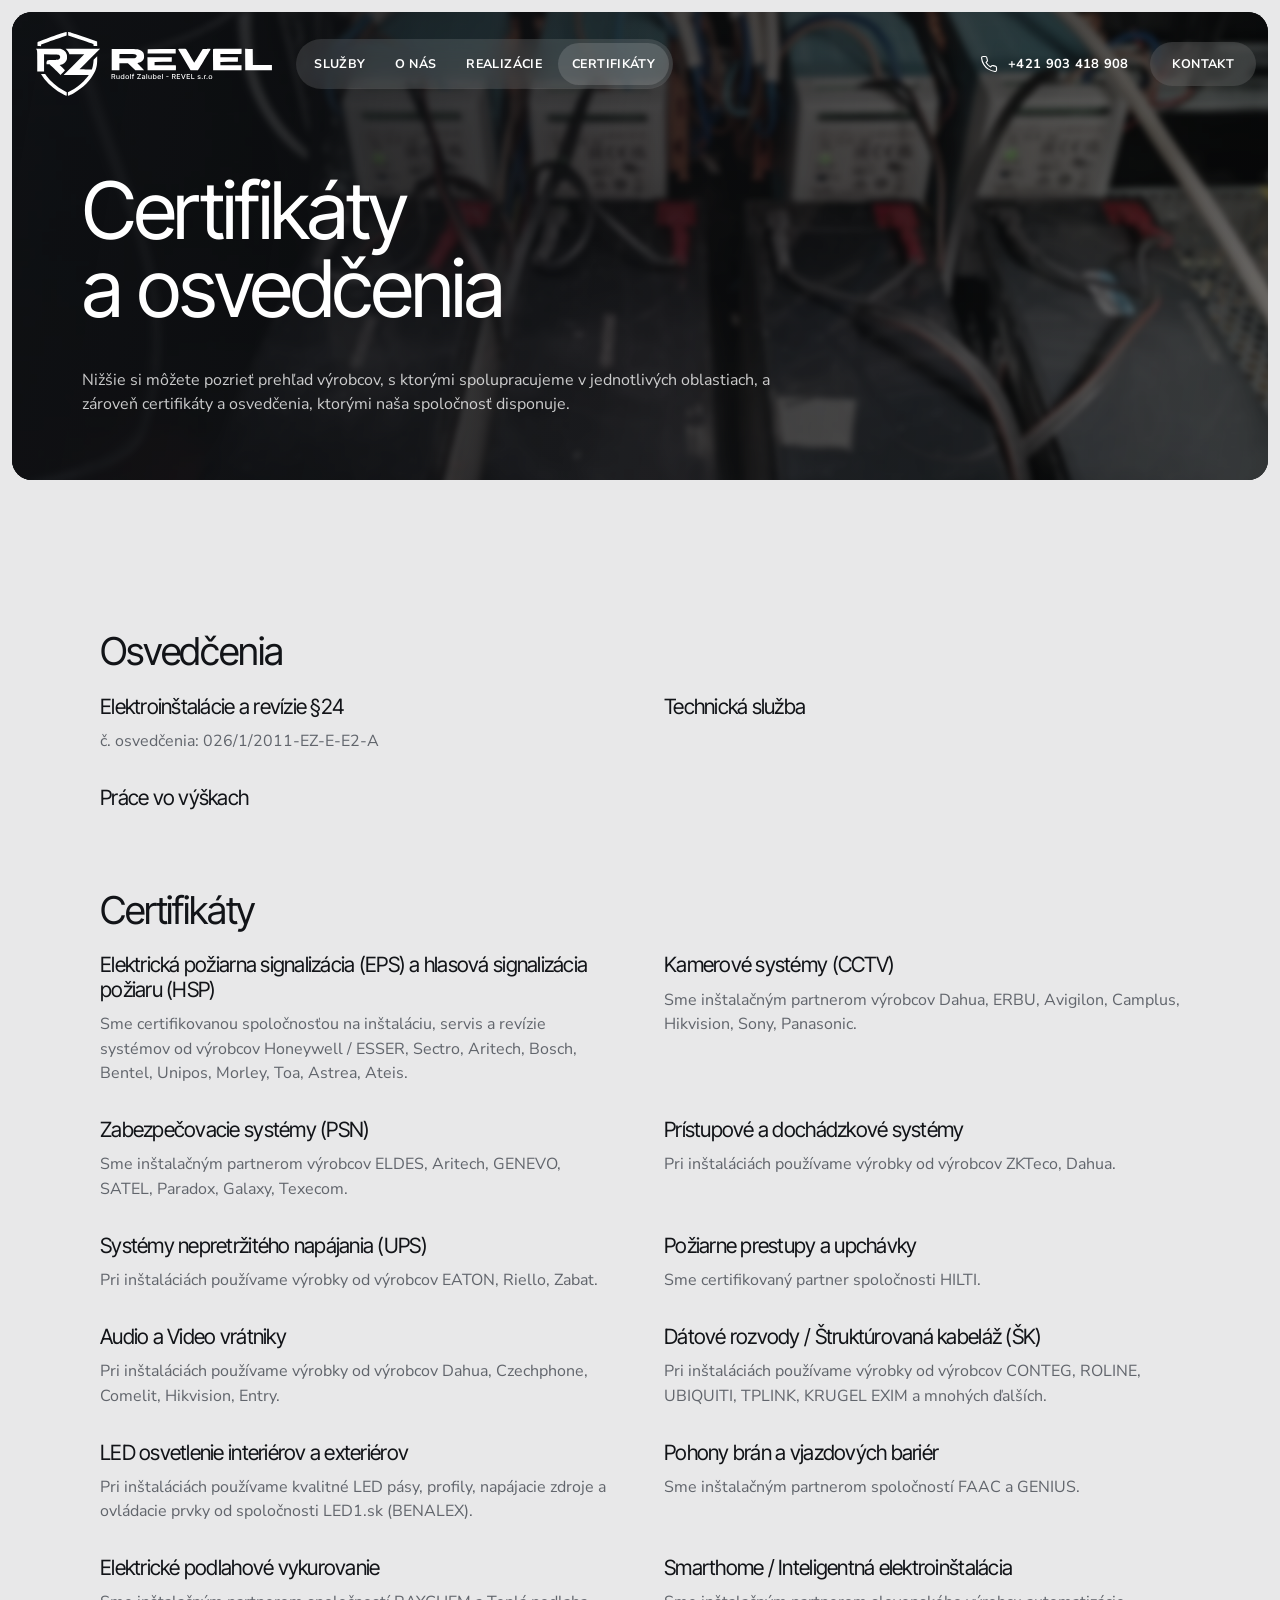
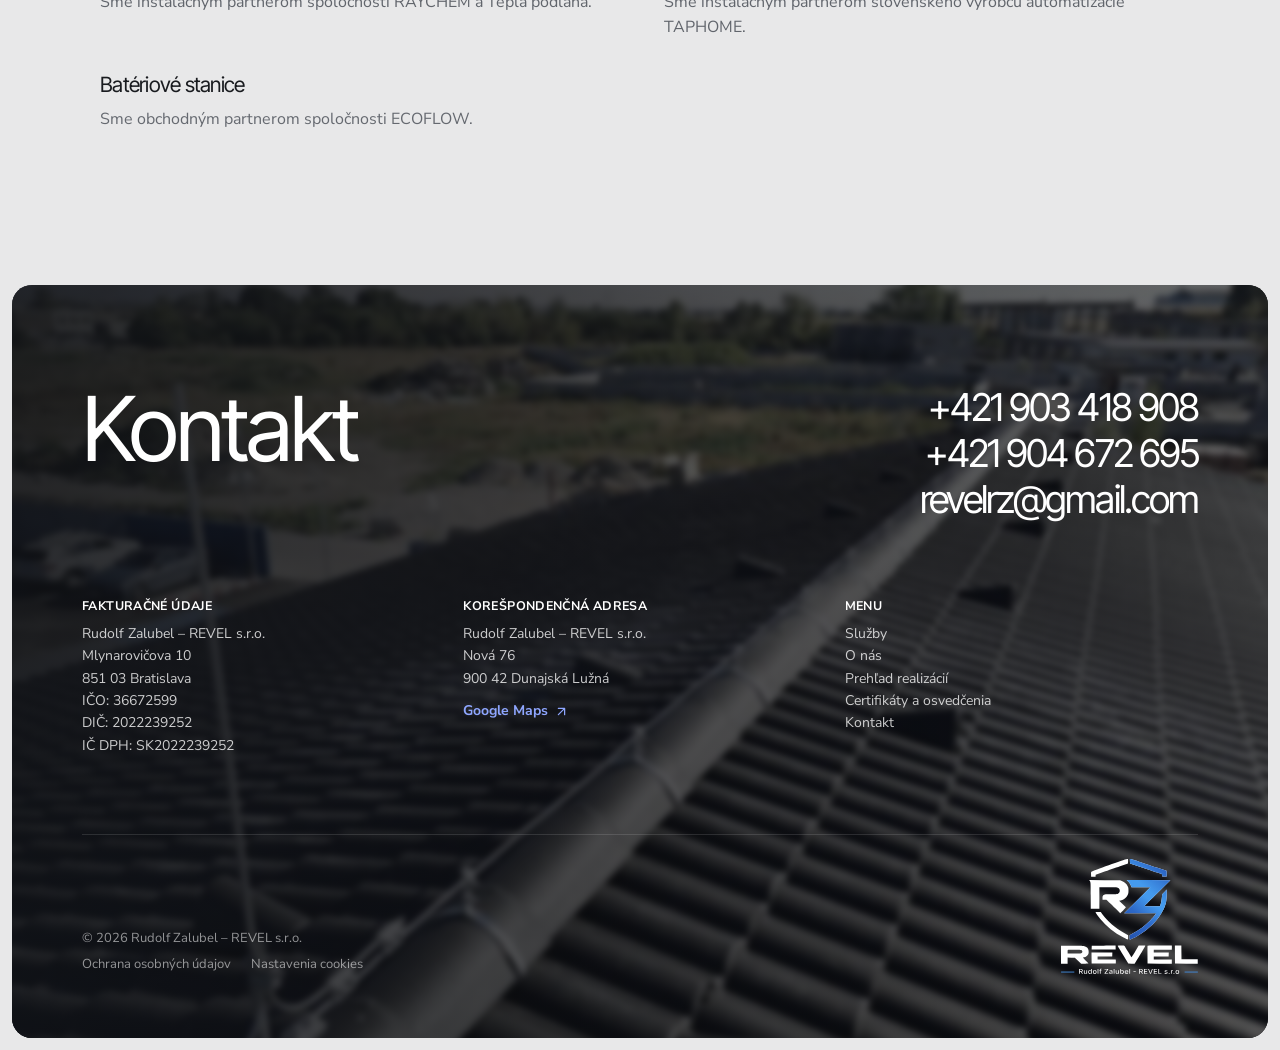
<file: certifikaty.html>
<!doctype html>
<html lang="sk">
<head>
  <meta charset="utf-8">
  <meta name="viewport" content="width=device-width, initial-scale=1">
  <title>Certifikáty a osvedčenia – RZ REVEL</title>
  <meta name="description" content="Certifikáty a osvedčenia spoločnosti Rudolf Zalubel – REVEL s.r.o. na elektroinštalácie, bleskozvody, revízie a inštaláciu systémov.">
  <link rel="icon" href="img/favicon.png" type="image/png">
  <link rel="apple-touch-icon" href="img/apple-touch-icon.png">
  <link rel="preload" href="fonts/inter-tight-latin.woff2" as="font" type="font/woff2" crossorigin>
  <link rel="stylesheet" href="css/style.css">
</head>
<body>

<!-- Ikony (SVG sprite) – vo WP pôjde do header.php -->
<svg width="0" height="0" style="position:absolute" aria-hidden="true">
  <symbol id="i-arrow" viewBox="0 0 24 24"><path d="M7 17 17 7M7 7h10v10"/></symbol>
  <symbol id="i-phone" viewBox="0 0 24 24"><path d="M22 16.92v3a2 2 0 0 1-2.18 2 19.79 19.79 0 0 1-8.63-3.07 19.5 19.5 0 0 1-6-6 19.79 19.79 0 0 1-3.07-8.67A2 2 0 0 1 4.11 2h3a2 2 0 0 1 2 1.72c.13.96.36 1.9.7 2.81a2 2 0 0 1-.45 2.11L8.09 9.91a16 16 0 0 0 6 6l1.27-1.27a2 2 0 0 1 2.11-.45c.91.34 1.85.57 2.81.7A2 2 0 0 1 22 16.92z"/></symbol>
  <symbol id="i-close" viewBox="0 0 24 24"><path d="M18 6 6 18M6 6l12 12"/></symbol>
  <symbol id="i-calendar" viewBox="0 0 24 24"><rect x="3" y="4" width="18" height="18" rx="2"/><path d="M16 2v4M8 2v4M3 10h18"/></symbol>
  <symbol id="i-building" viewBox="0 0 24 24"><rect x="4" y="2" width="16" height="20" rx="2"/><path d="M9 22v-4h6v4M8 6h.01M12 6h.01M16 6h.01M8 10h.01M12 10h.01M16 10h.01M8 14h.01M12 14h.01M16 14h.01"/></symbol>
  <symbol id="i-layers" viewBox="0 0 24 24"><path d="m12 2 10 5-10 5L2 7l10-5z"/><path d="m2 17 10 5 10-5M2 12l10 5 10-5"/></symbol>
  <symbol id="i-award" viewBox="0 0 24 24"><circle cx="12" cy="8" r="6"/><path d="M15.48 12.89 17 22l-5-3-5 3 1.52-9.11"/></symbol>
  <symbol id="i-zap" viewBox="0 0 24 24"><path d="M13 2 3 14h9l-1 8 10-12h-9l1-8z"/></symbol>
  <symbol id="i-thermo" viewBox="0 0 24 24"><path d="M14 14.76V3.5a2.5 2.5 0 0 0-5 0v11.26a4.5 4.5 0 1 0 5 0z"/></symbol>
  <symbol id="i-flame" viewBox="0 0 24 24"><path d="M8.5 14.5A2.5 2.5 0 0 0 11 12c0-1.38-.5-2-1-3-1.07-2.14-.22-4.05 2-6 .5 2.5 2 4.9 4 6.5 2 1.6 3 3.5 3 5.5a7 7 0 1 1-14 0c0-1.15.43-2.29 1-3a2.5 2.5 0 0 0 2.5 2.5z"/></symbol>
  <symbol id="i-video" viewBox="0 0 24 24"><rect x="2" y="6" width="14" height="12" rx="2"/><path d="m22 8-6 4 6 4V8z"/></symbol>
  <symbol id="i-speaker" viewBox="0 0 24 24"><rect x="4" y="2" width="16" height="20" rx="2"/><circle cx="12" cy="14" r="4"/><path d="M12 6h.01"/></symbol>
  <symbol id="i-storm" viewBox="0 0 24 24"><path d="M6 16.33A7 7 0 1 1 15.71 8h1.79a4.5 4.5 0 0 1 .5 8.97"/><path d="m13 12-3 5h4l-3 5"/></symbol>
  <symbol id="i-battery" viewBox="0 0 24 24"><rect x="2" y="7" width="16" height="10" rx="2"/><path d="M22 11v2M11 9l-2 3h4l-2 3"/></symbol>
  <symbol id="i-bulb" viewBox="0 0 24 24"><path d="M15 14c.2-1 .7-1.7 1.5-2.5 1-.9 1.5-2.2 1.5-3.5A6 6 0 0 0 6 8c0 1 .2 2.2 1.5 3.5.7.7 1.3 1.5 1.5 2.5M9 18h6M10 22h4"/></symbol>
  <symbol id="i-intercom" viewBox="0 0 24 24"><rect x="5" y="2" width="14" height="20" rx="2"/><circle cx="12" cy="8" r="2.5"/><path d="M9 15h6M9 18h6"/></symbol>
  <symbol id="i-key" viewBox="0 0 24 24"><circle cx="7.5" cy="15.5" r="5.5"/><path d="m21 2-9.6 9.6M15.5 7.5l3 3L22 7l-3-3"/></symbol>
  <symbol id="i-users" viewBox="0 0 24 24"><path d="M16 21v-2a4 4 0 0 0-4-4H6a4 4 0 0 0-4 4v2"/><circle cx="9" cy="7" r="4"/><path d="M22 21v-2a4 4 0 0 0-3-3.87M16 3.13a4 4 0 0 1 0 7.75"/></symbol>
  <symbol id="i-gate" viewBox="0 0 24 24"><path d="M4 21V5M4 9h17M8 9l3-4M13 9l3-4M18 9l3-4M2 21h4"/></symbol>
  <symbol id="i-volume" viewBox="0 0 24 24"><path d="M11 5 6 9H2v6h4l5 4V5z"/><path d="M15.54 8.46a5 5 0 0 1 0 7.07M19.07 4.93a10 10 0 0 1 0 14.14"/></symbol>
  <symbol id="i-shield" viewBox="0 0 24 24"><path d="M12 22s8-4 8-10V5l-8-3-8 3v7c0 6 8 10 8 10z"/><path d="m9 12 2 2 4-4"/></symbol>
  <symbol id="i-wind" viewBox="0 0 24 24"><path d="M9.59 4.59A2 2 0 1 1 11 8H2M12.59 19.41A2 2 0 1 0 14 16H2M17.73 7.73A2.5 2.5 0 1 1 19.5 12H2"/></symbol>
  <symbol id="i-exit" viewBox="0 0 24 24"><path d="M9 21H5a2 2 0 0 1-2-2V5a2 2 0 0 1 2-2h4M16 17l5-5-5-5M21 12H9"/></symbol>
  <symbol id="i-plug" viewBox="0 0 24 24"><path d="M12 22v-5M9 8V2M15 8V2M18 8v5a4 4 0 0 1-4 4h-4a4 4 0 0 1-4-4V8z"/></symbol>
  <symbol id="i-wall" viewBox="0 0 24 24"><rect x="3" y="3" width="18" height="18" rx="2"/><path d="M12 9v6M16 15v6M16 3v6M3 15h18M3 9h18M8 15v6M8 3v6"/></symbol>
  <symbol id="i-network" viewBox="0 0 24 24"><rect x="16" y="16" width="6" height="6" rx="1"/><rect x="2" y="16" width="6" height="6" rx="1"/><rect x="9" y="2" width="6" height="6" rx="1"/><path d="M5 16v-3a1 1 0 0 1 1-1h12a1 1 0 0 1 1 1v3M12 12V8"/></symbol>
  <symbol id="i-smarthome" viewBox="0 0 24 24"><path d="M3 10.5 12 3l9 7.5V20a1 1 0 0 1-1 1H4a1 1 0 0 1-1-1z"/><path d="M8.5 15a5 5 0 0 1 7 0M10.5 17.5a2 2 0 0 1 3 0"/></symbol>
</svg>

<a class="skip-link" href="#obsah">Preskočiť na obsah</a>

<!-- ================= HLAVIČKA ================= -->
<header class="header">
  <a class="logo" href="index.html" aria-label="Rudolf Zalubel – REVEL s.r.o. – úvod"><img src="img/logo-header.svg" alt="" width="1177" height="319"></a>
  <nav class="nav" aria-label="Hlavná navigácia">
    <ul>
      <li><a href="sluzby.html">Služby</a></li>
      <li><a href="o-nas.html">O nás</a></li>
      <li><a href="realizacie.html">Realizácie</a></li>
      <li><a href="certifikaty.html" aria-current="page">Certifikáty</a></li>
    </ul>
  </nav>
  <div class="header-right">
    <a class="header-phone" href="tel:+421903418908" aria-label="Zavolať +421 903 418 908"><svg class="icon"><use href="#i-phone"/></svg><span>+421 903 418 908</span></a>
    <a class="pill pill--glass" href="kontakt.html">Kontakt</a>
    <button class="icon-btn menu-toggle" type="button" aria-expanded="false" aria-controls="mobile-menu" aria-label="Otvoriť menu"><span></span></button>
  </div>
</header>

<div class="mobile-menu" id="mobile-menu">
  <nav aria-label="Mobilná navigácia">
    <a class="mobile-link" href="sluzby.html">Služby</a>
    <a class="mobile-link" href="o-nas.html">O nás</a>
    <a class="mobile-link" href="realizacie.html">Realizácie</a>
    <a class="mobile-link" href="certifikaty.html">Certifikáty</a>
    <a class="mobile-link" href="kontakt.html">Kontakt</a>
  </nav>
  <div class="mobile-menu-contact">
    <a href="tel:+421903418908">+421 903 418 908</a>
    <a href="tel:+421904672695">+421 904 672 695</a>
    <a href="mailto:revelrz@gmail.com">revelrz@gmail.com</a>
  </div>
</div>

<main id="obsah">
  <div class="inset">
    <section class="dark-card page-hero" data-dark-top>
      <div class="bg"><img src="img/realizacie/senec-9.jpg" alt=""></div>
      <div class="hero-inner">
        <h1>
          <span class="line"><span>Certifikáty</span></span>
          <span class="line"><span>a osvedčenia</span></span>
        </h1>
        <div class="hero-bottom">
          <p class="hero-text" data-intro>Nižšie si môžete pozrieť prehľad výrobcov, s ktorými spolupracujeme v jednotlivých oblastiach, a zároveň certifikáty a osvedčenia, ktorými naša spoločnosť disponuje.</p>
        </div>
      </div>
    </section>
  </div>

  <section class="section section--flush">
    <div class="wrap">
      <div class="cert-text">
        <h2 class="h3" data-reveal>Osvedčenia</h2>
        <div class="cert-groups">
          <div class="cert-group" data-reveal>
            <h3>Elektroinštalácie a revízie §24</h3>
            <p>č. osvedčenia: 026/1/2011-EZ-E-E2-A</p>
          </div>
          <div class="cert-group" data-reveal>
            <h3>Technická služba</h3>
          </div>
          <div class="cert-group" data-reveal>
            <h3>Práce vo výškach</h3>
          </div>
        </div>
        <h2 class="h3" data-reveal>Certifikáty</h2>
        <div class="cert-groups">
          <div class="cert-group" data-reveal>
            <h3>Elektrická požiarna signalizácia (EPS) a hlasová signalizácia požiaru (HSP)</h3>
            <p>Sme certifikovanou spoločnosťou na inštaláciu, servis a revízie systémov od výrobcov Honeywell / ESSER, Sectro, Aritech, Bosch, Bentel, Unipos, Morley, Toa, Astrea, Ateis.</p>
          </div>
          <div class="cert-group" data-reveal>
            <h3>Kamerové systémy (CCTV)</h3>
            <p>Sme inštalačným partnerom výrobcov Dahua, ERBU, Avigilon, Camplus, Hikvision, Sony, Panasonic.</p>
          </div>
          <div class="cert-group" data-reveal>
            <h3>Zabezpečovacie systémy (PSN)</h3>
            <p>Sme inštalačným partnerom výrobcov ELDES, Aritech, GENEVO, SATEL, Paradox, Galaxy, Texecom.</p>
          </div>
          <div class="cert-group" data-reveal>
            <h3>Prístupové a dochádzkové systémy</h3>
            <p>Pri inštaláciách používame výrobky od výrobcov ZKTeco, Dahua.</p>
          </div>
          <div class="cert-group" data-reveal>
            <h3>Systémy nepretržitého napájania (UPS)</h3>
            <p>Pri inštaláciách používame výrobky od výrobcov EATON, Riello, Zabat.</p>
          </div>
          <div class="cert-group" data-reveal>
            <h3>Požiarne prestupy a upchávky</h3>
            <p>Sme certifikovaný partner spoločnosti HILTI.</p>
          </div>
          <div class="cert-group" data-reveal>
            <h3>Audio a Video vrátniky</h3>
            <p>Pri inštaláciách používame výrobky od výrobcov Dahua, Czechphone, Comelit, Hikvision, Entry.</p>
          </div>
          <div class="cert-group" data-reveal>
            <h3>Dátové rozvody / Štruktúrovaná kabeláž (ŠK)</h3>
            <p>Pri inštaláciách používame výrobky od výrobcov CONTEG, ROLINE, UBIQUITI, TPLINK, KRUGEL EXIM a mnohých ďalších.</p>
          </div>
          <div class="cert-group" data-reveal>
            <h3>LED osvetlenie interiérov a exteriérov</h3>
            <p>Pri inštaláciách používame kvalitné LED pásy, profily, napájacie zdroje a ovládacie prvky od spoločnosti LED1.sk (BENALEX).</p>
          </div>
          <div class="cert-group" data-reveal>
            <h3>Pohony brán a vjazdových bariér</h3>
            <p>Sme inštalačným partnerom spoločností FAAC a GENIUS.</p>
          </div>
          <div class="cert-group" data-reveal>
            <h3>Elektrické podlahové vykurovanie</h3>
            <p>Sme inštalačným partnerom spoločností RAYCHEM a Teplá podlaha.</p>
          </div>
          <div class="cert-group" data-reveal>
            <h3>Smarthome / Inteligentná elektroinštalácia</h3>
            <p>Sme inštalačným partnerom slovenského výrobcu automatizácie TAPHOME.</p>
          </div>
          <div class="cert-group" data-reveal>
            <h3>Batériové stanice</h3>
            <p>Sme obchodným partnerom spoločnosti ECOFLOW.</p>
          </div>
        </div>
      </div>
    </div>
  </section>

</main>

<!-- ================= PÄTIČKA ================= -->
<div class="footer-wrap">
  <footer class="dark-card footer">
    <div class="bg"><img src="img/realizacie/rovinka-2.jpg" alt="" loading="lazy"></div>
    <div class="hero-inner">
      <div class="footer-top">
        <h2 class="h2">Kontakt</h2>
        <div class="footer-contacts">
          <a href="tel:+421903418908">+421 903 418 908</a>
          <a href="tel:+421904672695">+421 904 672 695</a>
          <a href="mailto:revelrz@gmail.com">revelrz@gmail.com</a>
        </div>
      </div>
      <div class="footer-cols">
        <div>
          <h3>Fakturačné údaje</h3>
          <address>Rudolf Zalubel – REVEL s.r.o.<br>Mlynarovičova 10<br>851 03 Bratislava<br>IČO: 36672599<br>DIČ: 2022239252<br>IČ DPH: SK2022239252</address>
        </div>
        <div>
          <h3>Korešpondenčná adresa</h3>
          <address>Rudolf Zalubel – REVEL s.r.o.<br>Nová 76<br>900 42 Dunajská Lužná</address>
          <a class="text-link" href="https://goo.gl/maps/A7nd3nvtccNRuYF98" target="_blank" rel="noopener">Google Maps<svg class="icon"><use href="#i-arrow"/></svg></a>
        </div>
        <div>
          <h3>Menu</h3>
          <ul>
            <li><a href="sluzby.html">Služby</a></li>
            <li><a href="o-nas.html">O nás</a></li>
            <li><a href="realizacie.html">Prehľad realizácií</a></li>
            <li><a href="certifikaty.html">Certifikáty a osvedčenia</a></li>
            <li><a href="kontakt.html">Kontakt</a></li>
          </ul>
        </div>
      </div>
      <div class="footer-bottom">
        <div>
          <span>© <span data-year>2026</span> Rudolf Zalubel – REVEL s.r.o.</span>
          <nav aria-label="Právne informácie">
            <a href="ochrana-osobnych-udajov.html">Ochrana osobných údajov</a>
            <button type="button" data-cookie-settings>Nastavenia cookies</button>
          </nav>
        </div>
        <img class="logo-mark" src="img/logo-footer.svg" width="539" height="454" alt="RZ REVEL – Rudolf Zalubel – REVEL s.r.o." loading="lazy">
      </div>
    </div>
  </footer>
</div>

<script src="js/gsap.min.js" defer></script>
<script src="js/ScrollTrigger.min.js" defer></script>
<script src="js/main.js" defer></script>
</body>
</html>
</file>
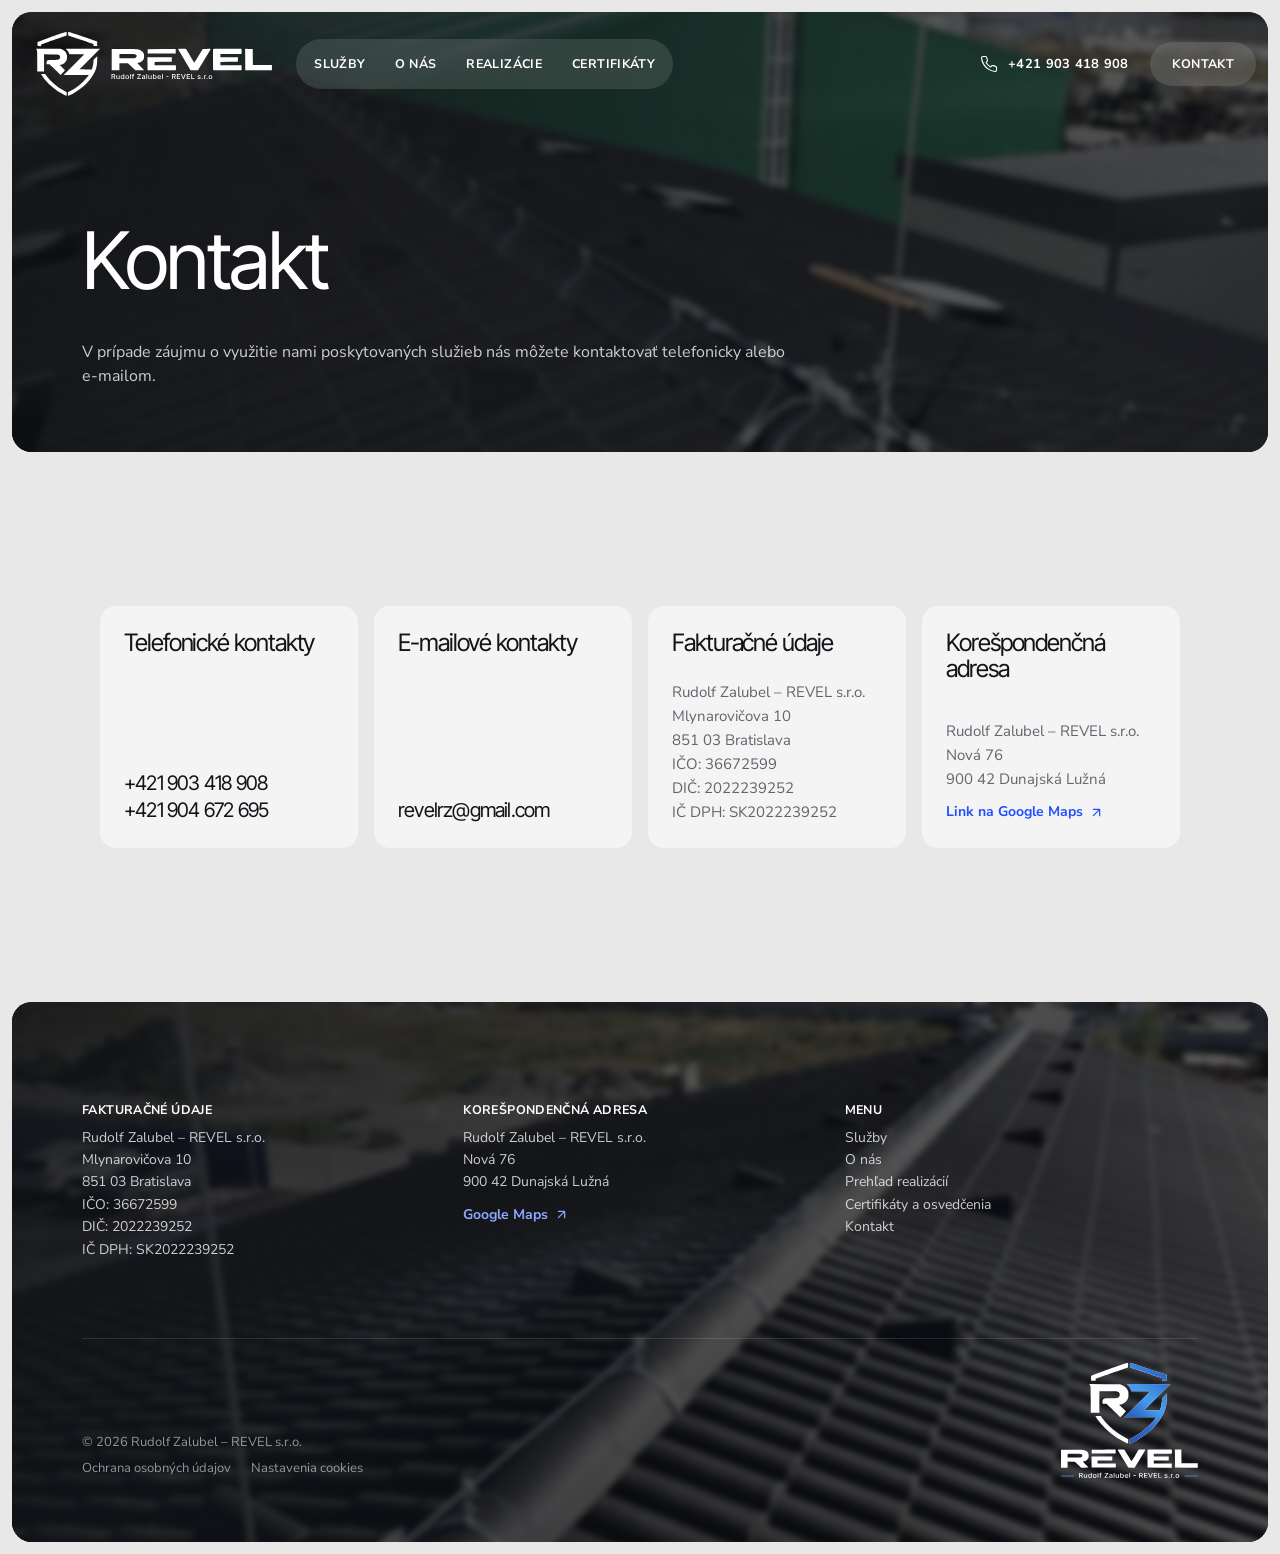
<file: kontakt.html>
<!doctype html>
<html lang="sk">
<head>
  <meta charset="utf-8">
  <meta name="viewport" content="width=device-width, initial-scale=1">
  <title>Kontakt – RZ REVEL</title>
  <meta name="description" content="Kontakt na Rudolf Zalubel – REVEL s.r.o. – telefonické a e-mailové kontakty, fakturačné údaje a korešpondenčná adresa.">
  <link rel="icon" href="img/favicon.png" type="image/png">
  <link rel="apple-touch-icon" href="img/apple-touch-icon.png">
  <link rel="preload" href="fonts/inter-tight-latin.woff2" as="font" type="font/woff2" crossorigin>
  <link rel="stylesheet" href="css/style.css">
</head>
<body>

<!-- Ikony (SVG sprite) – vo WP pôjde do header.php -->
<svg width="0" height="0" style="position:absolute" aria-hidden="true">
  <symbol id="i-arrow" viewBox="0 0 24 24"><path d="M7 17 17 7M7 7h10v10"/></symbol>
  <symbol id="i-phone" viewBox="0 0 24 24"><path d="M22 16.92v3a2 2 0 0 1-2.18 2 19.79 19.79 0 0 1-8.63-3.07 19.5 19.5 0 0 1-6-6 19.79 19.79 0 0 1-3.07-8.67A2 2 0 0 1 4.11 2h3a2 2 0 0 1 2 1.72c.13.96.36 1.9.7 2.81a2 2 0 0 1-.45 2.11L8.09 9.91a16 16 0 0 0 6 6l1.27-1.27a2 2 0 0 1 2.11-.45c.91.34 1.85.57 2.81.7A2 2 0 0 1 22 16.92z"/></symbol>
  <symbol id="i-close" viewBox="0 0 24 24"><path d="M18 6 6 18M6 6l12 12"/></symbol>
  <symbol id="i-calendar" viewBox="0 0 24 24"><rect x="3" y="4" width="18" height="18" rx="2"/><path d="M16 2v4M8 2v4M3 10h18"/></symbol>
  <symbol id="i-building" viewBox="0 0 24 24"><rect x="4" y="2" width="16" height="20" rx="2"/><path d="M9 22v-4h6v4M8 6h.01M12 6h.01M16 6h.01M8 10h.01M12 10h.01M16 10h.01M8 14h.01M12 14h.01M16 14h.01"/></symbol>
  <symbol id="i-layers" viewBox="0 0 24 24"><path d="m12 2 10 5-10 5L2 7l10-5z"/><path d="m2 17 10 5 10-5M2 12l10 5 10-5"/></symbol>
  <symbol id="i-award" viewBox="0 0 24 24"><circle cx="12" cy="8" r="6"/><path d="M15.48 12.89 17 22l-5-3-5 3 1.52-9.11"/></symbol>
  <symbol id="i-zap" viewBox="0 0 24 24"><path d="M13 2 3 14h9l-1 8 10-12h-9l1-8z"/></symbol>
  <symbol id="i-thermo" viewBox="0 0 24 24"><path d="M14 14.76V3.5a2.5 2.5 0 0 0-5 0v11.26a4.5 4.5 0 1 0 5 0z"/></symbol>
  <symbol id="i-flame" viewBox="0 0 24 24"><path d="M8.5 14.5A2.5 2.5 0 0 0 11 12c0-1.38-.5-2-1-3-1.07-2.14-.22-4.05 2-6 .5 2.5 2 4.9 4 6.5 2 1.6 3 3.5 3 5.5a7 7 0 1 1-14 0c0-1.15.43-2.29 1-3a2.5 2.5 0 0 0 2.5 2.5z"/></symbol>
  <symbol id="i-video" viewBox="0 0 24 24"><rect x="2" y="6" width="14" height="12" rx="2"/><path d="m22 8-6 4 6 4V8z"/></symbol>
  <symbol id="i-speaker" viewBox="0 0 24 24"><rect x="4" y="2" width="16" height="20" rx="2"/><circle cx="12" cy="14" r="4"/><path d="M12 6h.01"/></symbol>
  <symbol id="i-storm" viewBox="0 0 24 24"><path d="M6 16.33A7 7 0 1 1 15.71 8h1.79a4.5 4.5 0 0 1 .5 8.97"/><path d="m13 12-3 5h4l-3 5"/></symbol>
  <symbol id="i-battery" viewBox="0 0 24 24"><rect x="2" y="7" width="16" height="10" rx="2"/><path d="M22 11v2M11 9l-2 3h4l-2 3"/></symbol>
  <symbol id="i-bulb" viewBox="0 0 24 24"><path d="M15 14c.2-1 .7-1.7 1.5-2.5 1-.9 1.5-2.2 1.5-3.5A6 6 0 0 0 6 8c0 1 .2 2.2 1.5 3.5.7.7 1.3 1.5 1.5 2.5M9 18h6M10 22h4"/></symbol>
  <symbol id="i-intercom" viewBox="0 0 24 24"><rect x="5" y="2" width="14" height="20" rx="2"/><circle cx="12" cy="8" r="2.5"/><path d="M9 15h6M9 18h6"/></symbol>
  <symbol id="i-key" viewBox="0 0 24 24"><circle cx="7.5" cy="15.5" r="5.5"/><path d="m21 2-9.6 9.6M15.5 7.5l3 3L22 7l-3-3"/></symbol>
  <symbol id="i-users" viewBox="0 0 24 24"><path d="M16 21v-2a4 4 0 0 0-4-4H6a4 4 0 0 0-4 4v2"/><circle cx="9" cy="7" r="4"/><path d="M22 21v-2a4 4 0 0 0-3-3.87M16 3.13a4 4 0 0 1 0 7.75"/></symbol>
  <symbol id="i-gate" viewBox="0 0 24 24"><path d="M4 21V5M4 9h17M8 9l3-4M13 9l3-4M18 9l3-4M2 21h4"/></symbol>
  <symbol id="i-volume" viewBox="0 0 24 24"><path d="M11 5 6 9H2v6h4l5 4V5z"/><path d="M15.54 8.46a5 5 0 0 1 0 7.07M19.07 4.93a10 10 0 0 1 0 14.14"/></symbol>
  <symbol id="i-shield" viewBox="0 0 24 24"><path d="M12 22s8-4 8-10V5l-8-3-8 3v7c0 6 8 10 8 10z"/><path d="m9 12 2 2 4-4"/></symbol>
  <symbol id="i-wind" viewBox="0 0 24 24"><path d="M9.59 4.59A2 2 0 1 1 11 8H2M12.59 19.41A2 2 0 1 0 14 16H2M17.73 7.73A2.5 2.5 0 1 1 19.5 12H2"/></symbol>
  <symbol id="i-exit" viewBox="0 0 24 24"><path d="M9 21H5a2 2 0 0 1-2-2V5a2 2 0 0 1 2-2h4M16 17l5-5-5-5M21 12H9"/></symbol>
  <symbol id="i-plug" viewBox="0 0 24 24"><path d="M12 22v-5M9 8V2M15 8V2M18 8v5a4 4 0 0 1-4 4h-4a4 4 0 0 1-4-4V8z"/></symbol>
  <symbol id="i-wall" viewBox="0 0 24 24"><rect x="3" y="3" width="18" height="18" rx="2"/><path d="M12 9v6M16 15v6M16 3v6M3 15h18M3 9h18M8 15v6M8 3v6"/></symbol>
  <symbol id="i-network" viewBox="0 0 24 24"><rect x="16" y="16" width="6" height="6" rx="1"/><rect x="2" y="16" width="6" height="6" rx="1"/><rect x="9" y="2" width="6" height="6" rx="1"/><path d="M5 16v-3a1 1 0 0 1 1-1h12a1 1 0 0 1 1 1v3M12 12V8"/></symbol>
  <symbol id="i-smarthome" viewBox="0 0 24 24"><path d="M3 10.5 12 3l9 7.5V20a1 1 0 0 1-1 1H4a1 1 0 0 1-1-1z"/><path d="M8.5 15a5 5 0 0 1 7 0M10.5 17.5a2 2 0 0 1 3 0"/></symbol>
</svg>

<a class="skip-link" href="#obsah">Preskočiť na obsah</a>

<!-- ================= HLAVIČKA ================= -->
<header class="header">
  <a class="logo" href="index.html" aria-label="Rudolf Zalubel – REVEL s.r.o. – úvod"><img src="img/logo-header.svg" alt="" width="1177" height="319"></a>
  <nav class="nav" aria-label="Hlavná navigácia">
    <ul>
      <li><a href="sluzby.html">Služby</a></li>
      <li><a href="o-nas.html">O nás</a></li>
      <li><a href="realizacie.html">Realizácie</a></li>
      <li><a href="certifikaty.html">Certifikáty</a></li>
    </ul>
  </nav>
  <div class="header-right">
    <a class="header-phone" href="tel:+421903418908" aria-label="Zavolať +421 903 418 908"><svg class="icon"><use href="#i-phone"/></svg><span>+421 903 418 908</span></a>
    <a class="pill pill--glass" href="kontakt.html">Kontakt</a>
    <button class="icon-btn menu-toggle" type="button" aria-expanded="false" aria-controls="mobile-menu" aria-label="Otvoriť menu"><span></span></button>
  </div>
</header>

<div class="mobile-menu" id="mobile-menu">
  <nav aria-label="Mobilná navigácia">
    <a class="mobile-link" href="sluzby.html">Služby</a>
    <a class="mobile-link" href="o-nas.html">O nás</a>
    <a class="mobile-link" href="realizacie.html">Realizácie</a>
    <a class="mobile-link" href="certifikaty.html">Certifikáty</a>
    <a class="mobile-link" href="kontakt.html">Kontakt</a>
  </nav>
  <div class="mobile-menu-contact">
    <a href="tel:+421903418908">+421 903 418 908</a>
    <a href="tel:+421904672695">+421 904 672 695</a>
    <a href="mailto:revelrz@gmail.com">revelrz@gmail.com</a>
  </div>
</div>

<main id="obsah">
  <div class="inset">
    <section class="dark-card page-hero" data-dark-top>
      <div class="bg"><img src="img/realizacie/rovinka-1.jpg" alt=""></div>
      <div class="hero-inner">
        <h1><span class="line"><span>Kontakt</span></span></h1>
        <div class="hero-bottom">
          <p class="hero-text" data-intro>V prípade záujmu o využitie nami poskytovaných služieb nás môžete kontaktovať telefonicky alebo e-mailom.</p>
        </div>
      </div>
    </section>
  </div>

  <section class="section section--flush">
    <div class="wrap">
      <div class="contact-grid" data-reveal-group>
        <div class="card contact-card">
          <h2>Telefonické kontakty</h2>
          <div class="lines">
            <a href="tel:+421903418908">+421 903 418 908</a>
            <a href="tel:+421904672695">+421 904 672 695</a>
          </div>
        </div>
        <div class="card contact-card">
          <h2>E-mailové kontakty</h2>
          <div class="lines">
            <a href="mailto:revelrz@gmail.com">revelrz@gmail.com</a>
          </div>
        </div>
        <div class="card contact-card">
          <h2>Fakturačné údaje</h2>
          <address>
            Rudolf Zalubel – REVEL s.r.o.<br>
            Mlynarovičova 10<br>
            851 03 Bratislava<br>
            IČO: 36672599<br>
            DIČ: 2022239252<br>
            IČ DPH: SK2022239252
          </address>
        </div>
        <div class="card contact-card">
          <h2>Korešpondenčná adresa</h2>
          <div>
            <address>
              Rudolf Zalubel – REVEL s.r.o.<br>
              Nová 76<br>
              900 42 Dunajská Lužná
            </address>
            <a class="text-link" href="https://goo.gl/maps/A7nd3nvtccNRuYF98" target="_blank" rel="noopener">Link na Google Maps<svg class="icon"><use href="#i-arrow"/></svg></a>
          </div>
        </div>
      </div>
    </div>
  </section>

</main>

<!-- ================= PÄTIČKA ================= -->
<div class="footer-wrap">
  <footer class="dark-card footer">
    <div class="bg"><img src="img/realizacie/rovinka-2.jpg" alt="" loading="lazy"></div>
    <div class="hero-inner">
      <div class="footer-top">
        <h2 class="h2">Kontakt</h2>
        <div class="footer-contacts">
          <a href="tel:+421903418908">+421 903 418 908</a>
          <a href="tel:+421904672695">+421 904 672 695</a>
          <a href="mailto:revelrz@gmail.com">revelrz@gmail.com</a>
        </div>
      </div>
      <div class="footer-cols">
        <div>
          <h3>Fakturačné údaje</h3>
          <address>Rudolf Zalubel – REVEL s.r.o.<br>Mlynarovičova 10<br>851 03 Bratislava<br>IČO: 36672599<br>DIČ: 2022239252<br>IČ DPH: SK2022239252</address>
        </div>
        <div>
          <h3>Korešpondenčná adresa</h3>
          <address>Rudolf Zalubel – REVEL s.r.o.<br>Nová 76<br>900 42 Dunajská Lužná</address>
          <a class="text-link" href="https://goo.gl/maps/A7nd3nvtccNRuYF98" target="_blank" rel="noopener">Google Maps<svg class="icon"><use href="#i-arrow"/></svg></a>
        </div>
        <div>
          <h3>Menu</h3>
          <ul>
            <li><a href="sluzby.html">Služby</a></li>
            <li><a href="o-nas.html">O nás</a></li>
            <li><a href="realizacie.html">Prehľad realizácií</a></li>
            <li><a href="certifikaty.html">Certifikáty a osvedčenia</a></li>
            <li><a href="kontakt.html">Kontakt</a></li>
          </ul>
        </div>
      </div>
      <div class="footer-bottom">
        <div>
          <span>© <span data-year>2026</span> Rudolf Zalubel – REVEL s.r.o.</span>
          <nav aria-label="Právne informácie">
            <a href="ochrana-osobnych-udajov.html">Ochrana osobných údajov</a>
            <button type="button" data-cookie-settings>Nastavenia cookies</button>
          </nav>
        </div>
        <img class="logo-mark" src="img/logo-footer.svg" width="539" height="454" alt="RZ REVEL – Rudolf Zalubel – REVEL s.r.o." loading="lazy">
      </div>
    </div>
  </footer>
</div>

<script src="js/gsap.min.js" defer></script>
<script src="js/ScrollTrigger.min.js" defer></script>
<script src="js/main.js" defer></script>
</body>
</html>
</file>
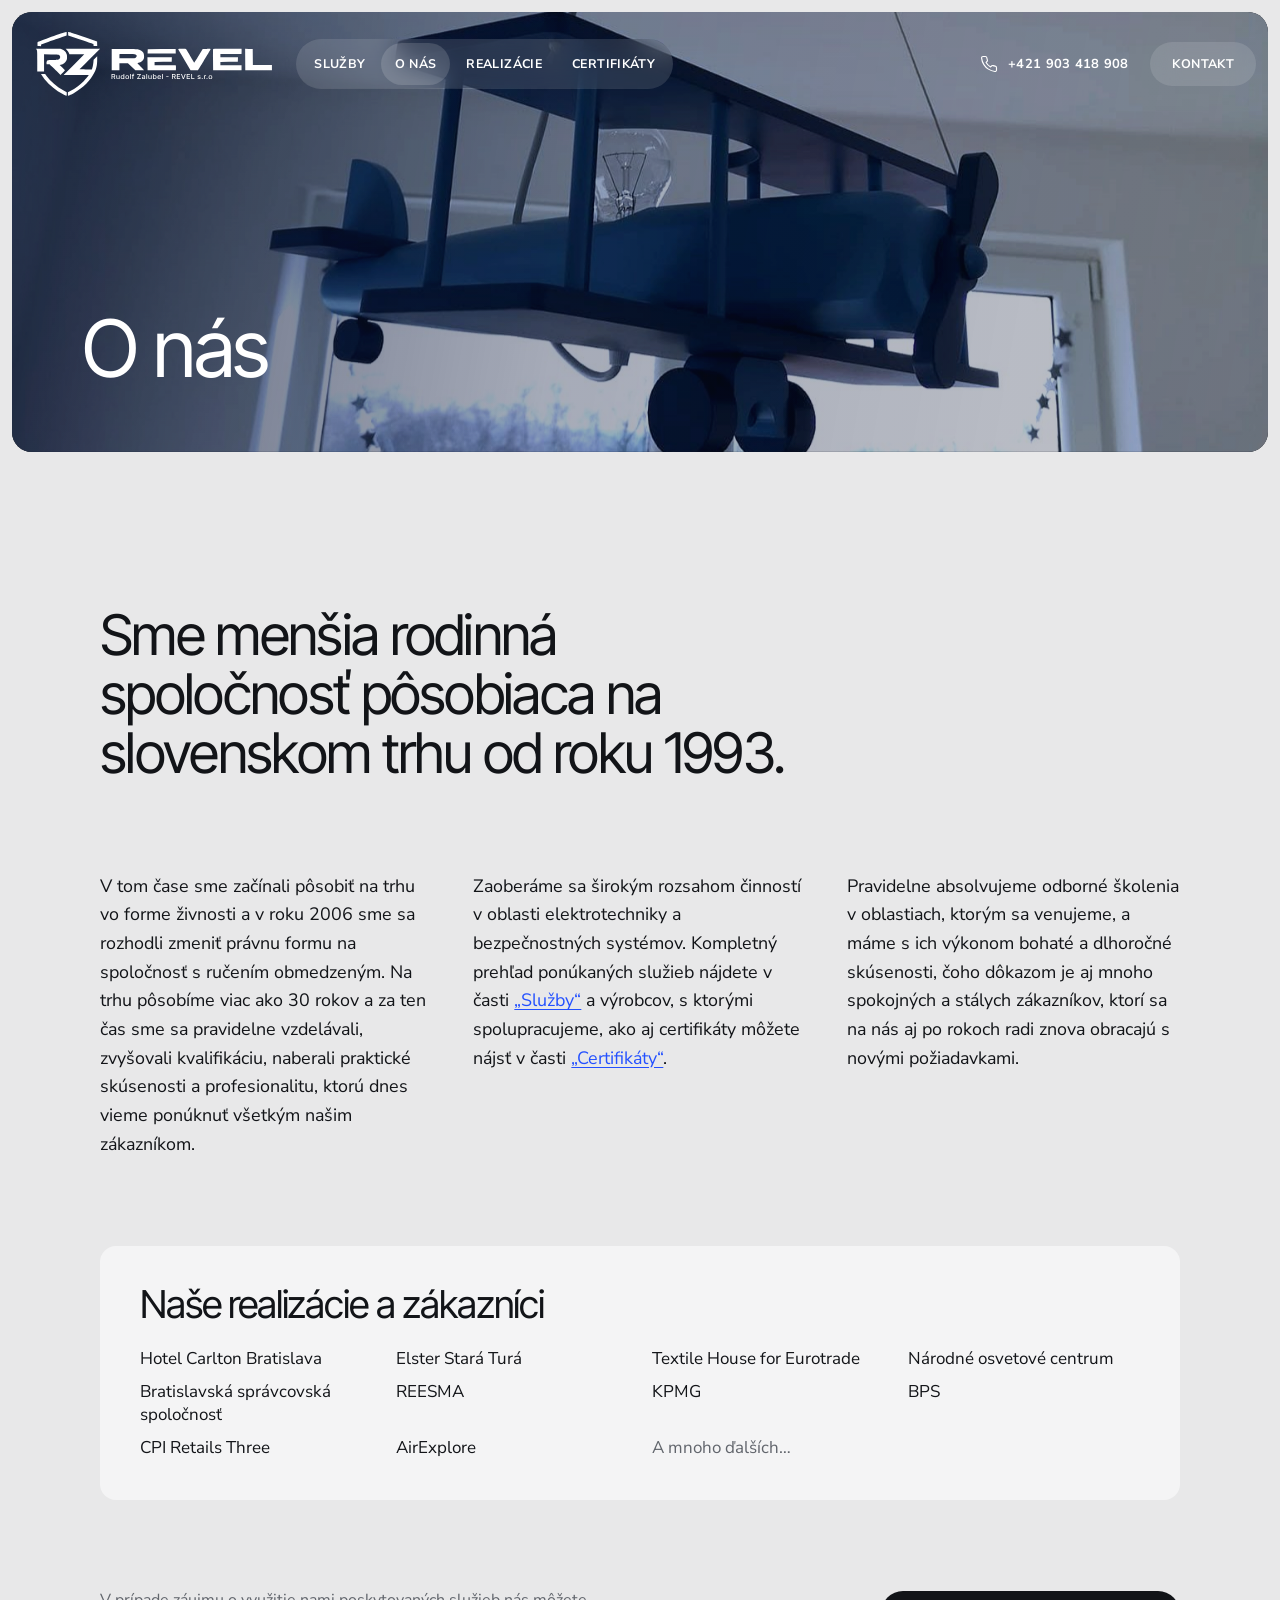
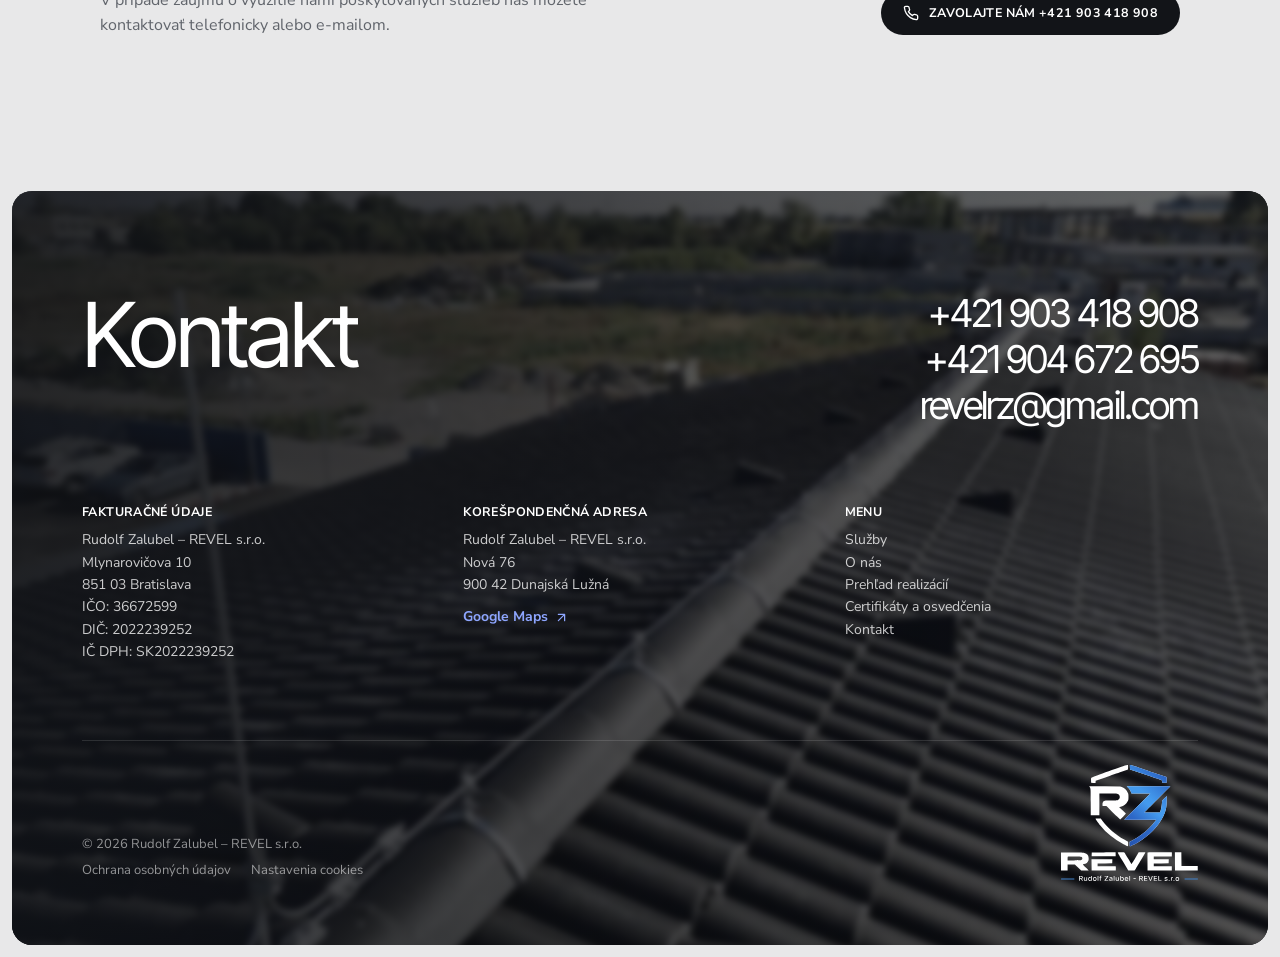
<file: o-nas.html>
<!doctype html>
<html lang="sk">
<head>
  <meta charset="utf-8">
  <meta name="viewport" content="width=device-width, initial-scale=1">
  <title>O nás – RZ REVEL</title>
  <meta name="description" content="Rudolf Zalubel – REVEL s.r.o. je menšia rodinná spoločnosť pôsobiaca na slovenskom trhu od roku 1993. Venujeme sa elektrotechnike a bezpečnostným systémom.">
  <link rel="icon" href="img/favicon.png" type="image/png">
  <link rel="apple-touch-icon" href="img/apple-touch-icon.png">
  <link rel="preload" href="fonts/inter-tight-latin.woff2" as="font" type="font/woff2" crossorigin>
  <link rel="stylesheet" href="css/style.css">
</head>
<body>

<!-- Ikony (SVG sprite) – vo WP pôjde do header.php -->
<svg width="0" height="0" style="position:absolute" aria-hidden="true">
  <symbol id="i-arrow" viewBox="0 0 24 24"><path d="M7 17 17 7M7 7h10v10"/></symbol>
  <symbol id="i-phone" viewBox="0 0 24 24"><path d="M22 16.92v3a2 2 0 0 1-2.18 2 19.79 19.79 0 0 1-8.63-3.07 19.5 19.5 0 0 1-6-6 19.79 19.79 0 0 1-3.07-8.67A2 2 0 0 1 4.11 2h3a2 2 0 0 1 2 1.72c.13.96.36 1.9.7 2.81a2 2 0 0 1-.45 2.11L8.09 9.91a16 16 0 0 0 6 6l1.27-1.27a2 2 0 0 1 2.11-.45c.91.34 1.85.57 2.81.7A2 2 0 0 1 22 16.92z"/></symbol>
  <symbol id="i-close" viewBox="0 0 24 24"><path d="M18 6 6 18M6 6l12 12"/></symbol>
  <symbol id="i-calendar" viewBox="0 0 24 24"><rect x="3" y="4" width="18" height="18" rx="2"/><path d="M16 2v4M8 2v4M3 10h18"/></symbol>
  <symbol id="i-building" viewBox="0 0 24 24"><rect x="4" y="2" width="16" height="20" rx="2"/><path d="M9 22v-4h6v4M8 6h.01M12 6h.01M16 6h.01M8 10h.01M12 10h.01M16 10h.01M8 14h.01M12 14h.01M16 14h.01"/></symbol>
  <symbol id="i-layers" viewBox="0 0 24 24"><path d="m12 2 10 5-10 5L2 7l10-5z"/><path d="m2 17 10 5 10-5M2 12l10 5 10-5"/></symbol>
  <symbol id="i-award" viewBox="0 0 24 24"><circle cx="12" cy="8" r="6"/><path d="M15.48 12.89 17 22l-5-3-5 3 1.52-9.11"/></symbol>
  <symbol id="i-zap" viewBox="0 0 24 24"><path d="M13 2 3 14h9l-1 8 10-12h-9l1-8z"/></symbol>
  <symbol id="i-thermo" viewBox="0 0 24 24"><path d="M14 14.76V3.5a2.5 2.5 0 0 0-5 0v11.26a4.5 4.5 0 1 0 5 0z"/></symbol>
  <symbol id="i-flame" viewBox="0 0 24 24"><path d="M8.5 14.5A2.5 2.5 0 0 0 11 12c0-1.38-.5-2-1-3-1.07-2.14-.22-4.05 2-6 .5 2.5 2 4.9 4 6.5 2 1.6 3 3.5 3 5.5a7 7 0 1 1-14 0c0-1.15.43-2.29 1-3a2.5 2.5 0 0 0 2.5 2.5z"/></symbol>
  <symbol id="i-video" viewBox="0 0 24 24"><rect x="2" y="6" width="14" height="12" rx="2"/><path d="m22 8-6 4 6 4V8z"/></symbol>
  <symbol id="i-speaker" viewBox="0 0 24 24"><rect x="4" y="2" width="16" height="20" rx="2"/><circle cx="12" cy="14" r="4"/><path d="M12 6h.01"/></symbol>
  <symbol id="i-storm" viewBox="0 0 24 24"><path d="M6 16.33A7 7 0 1 1 15.71 8h1.79a4.5 4.5 0 0 1 .5 8.97"/><path d="m13 12-3 5h4l-3 5"/></symbol>
  <symbol id="i-battery" viewBox="0 0 24 24"><rect x="2" y="7" width="16" height="10" rx="2"/><path d="M22 11v2M11 9l-2 3h4l-2 3"/></symbol>
  <symbol id="i-bulb" viewBox="0 0 24 24"><path d="M15 14c.2-1 .7-1.7 1.5-2.5 1-.9 1.5-2.2 1.5-3.5A6 6 0 0 0 6 8c0 1 .2 2.2 1.5 3.5.7.7 1.3 1.5 1.5 2.5M9 18h6M10 22h4"/></symbol>
  <symbol id="i-intercom" viewBox="0 0 24 24"><rect x="5" y="2" width="14" height="20" rx="2"/><circle cx="12" cy="8" r="2.5"/><path d="M9 15h6M9 18h6"/></symbol>
  <symbol id="i-key" viewBox="0 0 24 24"><circle cx="7.5" cy="15.5" r="5.5"/><path d="m21 2-9.6 9.6M15.5 7.5l3 3L22 7l-3-3"/></symbol>
  <symbol id="i-users" viewBox="0 0 24 24"><path d="M16 21v-2a4 4 0 0 0-4-4H6a4 4 0 0 0-4 4v2"/><circle cx="9" cy="7" r="4"/><path d="M22 21v-2a4 4 0 0 0-3-3.87M16 3.13a4 4 0 0 1 0 7.75"/></symbol>
  <symbol id="i-gate" viewBox="0 0 24 24"><path d="M4 21V5M4 9h17M8 9l3-4M13 9l3-4M18 9l3-4M2 21h4"/></symbol>
  <symbol id="i-volume" viewBox="0 0 24 24"><path d="M11 5 6 9H2v6h4l5 4V5z"/><path d="M15.54 8.46a5 5 0 0 1 0 7.07M19.07 4.93a10 10 0 0 1 0 14.14"/></symbol>
  <symbol id="i-shield" viewBox="0 0 24 24"><path d="M12 22s8-4 8-10V5l-8-3-8 3v7c0 6 8 10 8 10z"/><path d="m9 12 2 2 4-4"/></symbol>
  <symbol id="i-wind" viewBox="0 0 24 24"><path d="M9.59 4.59A2 2 0 1 1 11 8H2M12.59 19.41A2 2 0 1 0 14 16H2M17.73 7.73A2.5 2.5 0 1 1 19.5 12H2"/></symbol>
  <symbol id="i-exit" viewBox="0 0 24 24"><path d="M9 21H5a2 2 0 0 1-2-2V5a2 2 0 0 1 2-2h4M16 17l5-5-5-5M21 12H9"/></symbol>
  <symbol id="i-plug" viewBox="0 0 24 24"><path d="M12 22v-5M9 8V2M15 8V2M18 8v5a4 4 0 0 1-4 4h-4a4 4 0 0 1-4-4V8z"/></symbol>
  <symbol id="i-wall" viewBox="0 0 24 24"><rect x="3" y="3" width="18" height="18" rx="2"/><path d="M12 9v6M16 15v6M16 3v6M3 15h18M3 9h18M8 15v6M8 3v6"/></symbol>
  <symbol id="i-network" viewBox="0 0 24 24"><rect x="16" y="16" width="6" height="6" rx="1"/><rect x="2" y="16" width="6" height="6" rx="1"/><rect x="9" y="2" width="6" height="6" rx="1"/><path d="M5 16v-3a1 1 0 0 1 1-1h12a1 1 0 0 1 1 1v3M12 12V8"/></symbol>
  <symbol id="i-smarthome" viewBox="0 0 24 24"><path d="M3 10.5 12 3l9 7.5V20a1 1 0 0 1-1 1H4a1 1 0 0 1-1-1z"/><path d="M8.5 15a5 5 0 0 1 7 0M10.5 17.5a2 2 0 0 1 3 0"/></symbol>
</svg>

<a class="skip-link" href="#obsah">Preskočiť na obsah</a>

<!-- ================= HLAVIČKA ================= -->
<header class="header">
  <a class="logo" href="index.html" aria-label="Rudolf Zalubel – REVEL s.r.o. – úvod"><img src="img/logo-header.svg" alt="" width="1177" height="319"></a>
  <nav class="nav" aria-label="Hlavná navigácia">
    <ul>
      <li><a href="sluzby.html">Služby</a></li>
      <li><a href="o-nas.html" aria-current="page">O nás</a></li>
      <li><a href="realizacie.html">Realizácie</a></li>
      <li><a href="certifikaty.html">Certifikáty</a></li>
    </ul>
  </nav>
  <div class="header-right">
    <a class="header-phone" href="tel:+421903418908" aria-label="Zavolať +421 903 418 908"><svg class="icon"><use href="#i-phone"/></svg><span>+421 903 418 908</span></a>
    <a class="pill pill--glass" href="kontakt.html">Kontakt</a>
    <button class="icon-btn menu-toggle" type="button" aria-expanded="false" aria-controls="mobile-menu" aria-label="Otvoriť menu"><span></span></button>
  </div>
</header>

<div class="mobile-menu" id="mobile-menu">
  <nav aria-label="Mobilná navigácia">
    <a class="mobile-link" href="sluzby.html">Služby</a>
    <a class="mobile-link" href="o-nas.html">O nás</a>
    <a class="mobile-link" href="realizacie.html">Realizácie</a>
    <a class="mobile-link" href="certifikaty.html">Certifikáty</a>
    <a class="mobile-link" href="kontakt.html">Kontakt</a>
  </nav>
  <div class="mobile-menu-contact">
    <a href="tel:+421903418908">+421 903 418 908</a>
    <a href="tel:+421904672695">+421 904 672 695</a>
    <a href="mailto:revelrz@gmail.com">revelrz@gmail.com</a>
  </div>
</div>

<main id="obsah">
  <div class="inset">
    <section class="dark-card page-hero page-hero--clear" data-dark-top>
      <div class="bg"><img src="img/o-nas-lampa.jpg" alt=""></div>
      <div class="hero-inner">
        <h1><span class="line"><span>O nás</span></span></h1>
      </div>
    </section>
  </div>

  <section class="section section--flush">
    <div class="wrap">
      <div class="about-page">
        <p class="about-lead" data-reveal>Sme menšia rodinná spoločnosť pôsobiaca na slovenskom trhu od roku 1993.</p>

        <div class="about-body" data-reveal-group>
          <p>V tom čase sme začínali pôsobiť na trhu vo forme živnosti a v roku 2006 sme sa rozhodli zmeniť právnu formu na spoločnosť s ručením obmedzeným. Na trhu pôsobíme viac ako 30 rokov a za ten čas sme sa pravidelne vzdelávali, zvyšovali kvalifikáciu, naberali praktické skúsenosti a profesionalitu, ktorú dnes vieme ponúknuť všetkým našim zákazníkom.</p>
          <p>Zaoberáme sa širokým rozsahom činností v oblasti elektrotechniky a bezpečnostných systémov. Kompletný prehľad ponúkaných služieb nájdete v časti <a href="sluzby.html">„Služby“</a> a výrobcov, s ktorými spolupracujeme, ako aj certifikáty môžete nájsť v časti <a href="certifikaty.html">„Certifikáty“</a>.</p>
          <p>Pravidelne absolvujeme odborné školenia v oblastiach, ktorým sa venujeme, a máme s ich výkonom bohaté a dlhoročné skúsenosti, čoho dôkazom je aj mnoho spokojných a stálych zákazníkov, ktorí sa na nás aj po rokoch radi znova obracajú s novými požiadavkami.</p>
        </div>

        <div class="card about-clients" data-reveal>
          <h2 class="h3">Naše realizácie a zákazníci</h2>
          <ul class="columns">
            <li>Hotel Carlton Bratislava</li>
            <li>Elster Stará Turá</li>
            <li>Textile House for Eurotrade</li>
            <li>Národné osvetové centrum</li>
            <li>Bratislavská správcovská spoločnosť</li>
            <li>REESMA</li>
            <li>KPMG</li>
            <li>BPS</li>
            <li>CPI Retails Three</li>
            <li>AirExplore</li>
            <li class="more">A mnoho ďalších…</li>
          </ul>
        </div>

        <div class="about-cta" data-reveal>
          <p>V prípade záujmu o využitie nami poskytovaných služieb nás môžete kontaktovať telefonicky alebo e-mailom.</p>
          <a class="pill pill--dark" href="tel:+421903418908" aria-label="Zavolajte nám: +421 903 418 908"><svg class="icon"><use href="#i-phone"/></svg>Zavolajte nám +421 903 418 908</a>
        </div>
      </div>
    </div>
  </section>

</main>

<!-- ================= PÄTIČKA ================= -->
<div class="footer-wrap">
  <footer class="dark-card footer">
    <div class="bg"><img src="img/realizacie/rovinka-2.jpg" alt="" loading="lazy"></div>
    <div class="hero-inner">
      <div class="footer-top">
        <h2 class="h2">Kontakt</h2>
        <div class="footer-contacts">
          <a href="tel:+421903418908">+421 903 418 908</a>
          <a href="tel:+421904672695">+421 904 672 695</a>
          <a href="mailto:revelrz@gmail.com">revelrz@gmail.com</a>
        </div>
      </div>
      <div class="footer-cols">
        <div>
          <h3>Fakturačné údaje</h3>
          <address>Rudolf Zalubel – REVEL s.r.o.<br>Mlynarovičova 10<br>851 03 Bratislava<br>IČO: 36672599<br>DIČ: 2022239252<br>IČ DPH: SK2022239252</address>
        </div>
        <div>
          <h3>Korešpondenčná adresa</h3>
          <address>Rudolf Zalubel – REVEL s.r.o.<br>Nová 76<br>900 42 Dunajská Lužná</address>
          <a class="text-link" href="https://goo.gl/maps/A7nd3nvtccNRuYF98" target="_blank" rel="noopener">Google Maps<svg class="icon"><use href="#i-arrow"/></svg></a>
        </div>
        <div>
          <h3>Menu</h3>
          <ul>
            <li><a href="sluzby.html">Služby</a></li>
            <li><a href="o-nas.html">O nás</a></li>
            <li><a href="realizacie.html">Prehľad realizácií</a></li>
            <li><a href="certifikaty.html">Certifikáty a osvedčenia</a></li>
            <li><a href="kontakt.html">Kontakt</a></li>
          </ul>
        </div>
      </div>
      <div class="footer-bottom">
        <div>
          <span>© <span data-year>2026</span> Rudolf Zalubel – REVEL s.r.o.</span>
          <nav aria-label="Právne informácie">
            <a href="ochrana-osobnych-udajov.html">Ochrana osobných údajov</a>
            <button type="button" data-cookie-settings>Nastavenia cookies</button>
          </nav>
        </div>
        <img class="logo-mark" src="img/logo-footer.svg" width="539" height="454" alt="RZ REVEL – Rudolf Zalubel – REVEL s.r.o." loading="lazy">
      </div>
    </div>
  </footer>
</div>

<script src="js/gsap.min.js" defer></script>
<script src="js/ScrollTrigger.min.js" defer></script>
<script src="js/main.js" defer></script>
</body>
</html>
</file>
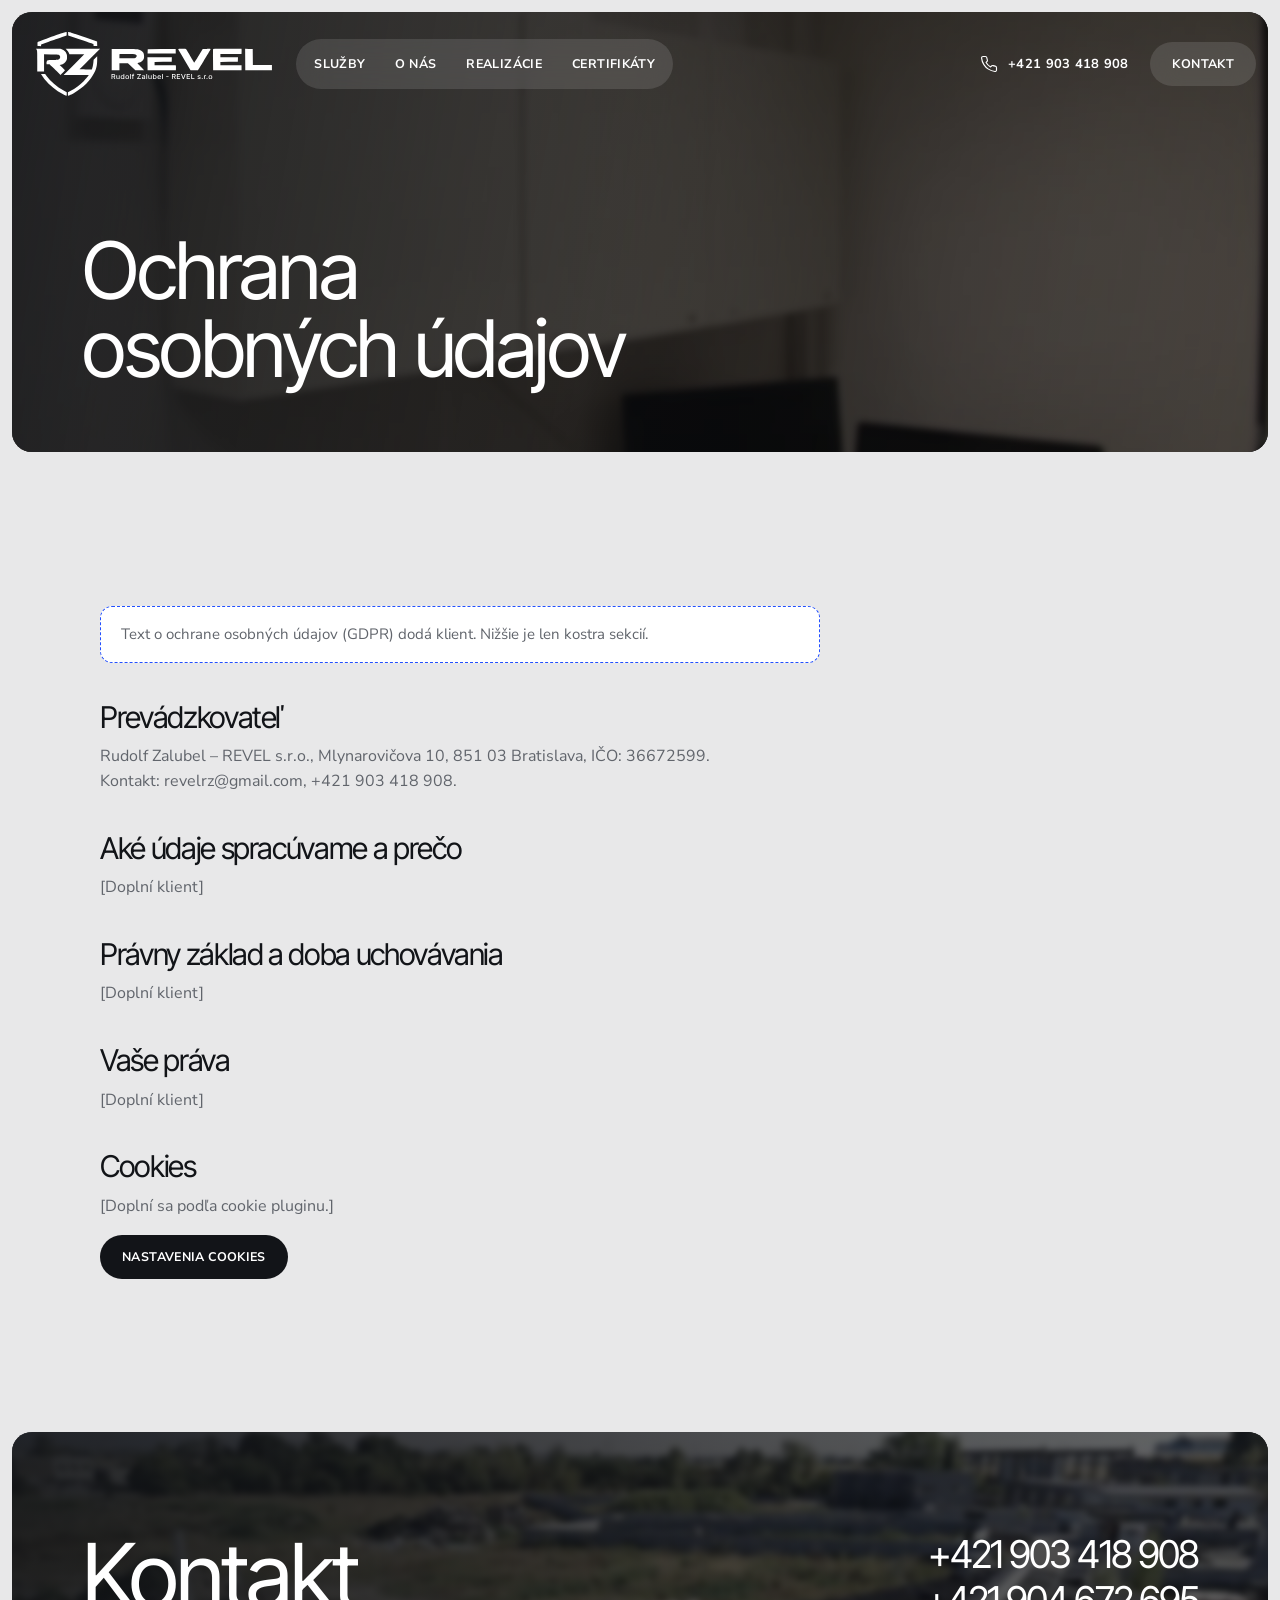
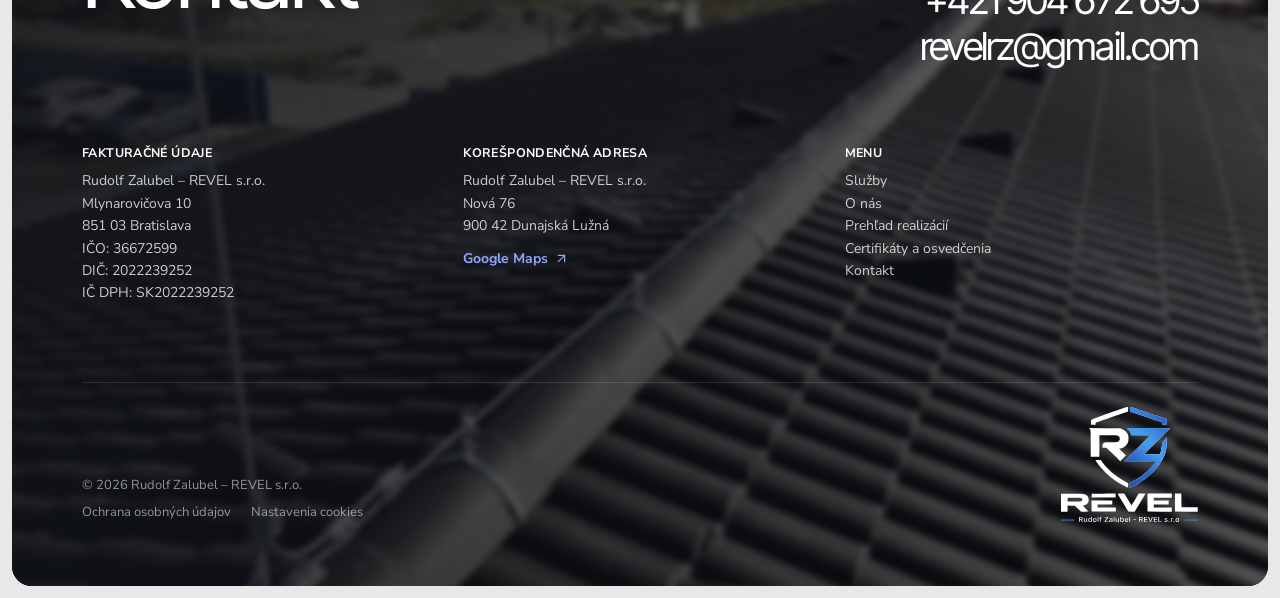
<file: ochrana-osobnych-udajov.html>
<!doctype html>
<html lang="sk">
<head>
  <meta charset="utf-8">
  <meta name="viewport" content="width=device-width, initial-scale=1">
  <title>Ochrana osobných údajov – RZ REVEL</title>
  <meta name="description" content="Informácie o spracúvaní osobných údajov a používaní cookies na webe RZ REVEL.">
  <link rel="icon" href="img/favicon.png" type="image/png">
  <link rel="apple-touch-icon" href="img/apple-touch-icon.png">
  <link rel="preload" href="fonts/inter-tight-latin.woff2" as="font" type="font/woff2" crossorigin>
  <link rel="stylesheet" href="css/style.css">
</head>
<body>

<!-- Ikony (SVG sprite) – vo WP pôjde do header.php -->
<svg width="0" height="0" style="position:absolute" aria-hidden="true">
  <symbol id="i-arrow" viewBox="0 0 24 24"><path d="M7 17 17 7M7 7h10v10"/></symbol>
  <symbol id="i-phone" viewBox="0 0 24 24"><path d="M22 16.92v3a2 2 0 0 1-2.18 2 19.79 19.79 0 0 1-8.63-3.07 19.5 19.5 0 0 1-6-6 19.79 19.79 0 0 1-3.07-8.67A2 2 0 0 1 4.11 2h3a2 2 0 0 1 2 1.72c.13.96.36 1.9.7 2.81a2 2 0 0 1-.45 2.11L8.09 9.91a16 16 0 0 0 6 6l1.27-1.27a2 2 0 0 1 2.11-.45c.91.34 1.85.57 2.81.7A2 2 0 0 1 22 16.92z"/></symbol>
  <symbol id="i-close" viewBox="0 0 24 24"><path d="M18 6 6 18M6 6l12 12"/></symbol>
  <symbol id="i-calendar" viewBox="0 0 24 24"><rect x="3" y="4" width="18" height="18" rx="2"/><path d="M16 2v4M8 2v4M3 10h18"/></symbol>
  <symbol id="i-building" viewBox="0 0 24 24"><rect x="4" y="2" width="16" height="20" rx="2"/><path d="M9 22v-4h6v4M8 6h.01M12 6h.01M16 6h.01M8 10h.01M12 10h.01M16 10h.01M8 14h.01M12 14h.01M16 14h.01"/></symbol>
  <symbol id="i-layers" viewBox="0 0 24 24"><path d="m12 2 10 5-10 5L2 7l10-5z"/><path d="m2 17 10 5 10-5M2 12l10 5 10-5"/></symbol>
  <symbol id="i-award" viewBox="0 0 24 24"><circle cx="12" cy="8" r="6"/><path d="M15.48 12.89 17 22l-5-3-5 3 1.52-9.11"/></symbol>
  <symbol id="i-zap" viewBox="0 0 24 24"><path d="M13 2 3 14h9l-1 8 10-12h-9l1-8z"/></symbol>
  <symbol id="i-thermo" viewBox="0 0 24 24"><path d="M14 14.76V3.5a2.5 2.5 0 0 0-5 0v11.26a4.5 4.5 0 1 0 5 0z"/></symbol>
  <symbol id="i-flame" viewBox="0 0 24 24"><path d="M8.5 14.5A2.5 2.5 0 0 0 11 12c0-1.38-.5-2-1-3-1.07-2.14-.22-4.05 2-6 .5 2.5 2 4.9 4 6.5 2 1.6 3 3.5 3 5.5a7 7 0 1 1-14 0c0-1.15.43-2.29 1-3a2.5 2.5 0 0 0 2.5 2.5z"/></symbol>
  <symbol id="i-video" viewBox="0 0 24 24"><rect x="2" y="6" width="14" height="12" rx="2"/><path d="m22 8-6 4 6 4V8z"/></symbol>
  <symbol id="i-speaker" viewBox="0 0 24 24"><rect x="4" y="2" width="16" height="20" rx="2"/><circle cx="12" cy="14" r="4"/><path d="M12 6h.01"/></symbol>
  <symbol id="i-storm" viewBox="0 0 24 24"><path d="M6 16.33A7 7 0 1 1 15.71 8h1.79a4.5 4.5 0 0 1 .5 8.97"/><path d="m13 12-3 5h4l-3 5"/></symbol>
  <symbol id="i-battery" viewBox="0 0 24 24"><rect x="2" y="7" width="16" height="10" rx="2"/><path d="M22 11v2M11 9l-2 3h4l-2 3"/></symbol>
  <symbol id="i-bulb" viewBox="0 0 24 24"><path d="M15 14c.2-1 .7-1.7 1.5-2.5 1-.9 1.5-2.2 1.5-3.5A6 6 0 0 0 6 8c0 1 .2 2.2 1.5 3.5.7.7 1.3 1.5 1.5 2.5M9 18h6M10 22h4"/></symbol>
  <symbol id="i-intercom" viewBox="0 0 24 24"><rect x="5" y="2" width="14" height="20" rx="2"/><circle cx="12" cy="8" r="2.5"/><path d="M9 15h6M9 18h6"/></symbol>
  <symbol id="i-key" viewBox="0 0 24 24"><circle cx="7.5" cy="15.5" r="5.5"/><path d="m21 2-9.6 9.6M15.5 7.5l3 3L22 7l-3-3"/></symbol>
  <symbol id="i-users" viewBox="0 0 24 24"><path d="M16 21v-2a4 4 0 0 0-4-4H6a4 4 0 0 0-4 4v2"/><circle cx="9" cy="7" r="4"/><path d="M22 21v-2a4 4 0 0 0-3-3.87M16 3.13a4 4 0 0 1 0 7.75"/></symbol>
  <symbol id="i-gate" viewBox="0 0 24 24"><path d="M4 21V5M4 9h17M8 9l3-4M13 9l3-4M18 9l3-4M2 21h4"/></symbol>
  <symbol id="i-volume" viewBox="0 0 24 24"><path d="M11 5 6 9H2v6h4l5 4V5z"/><path d="M15.54 8.46a5 5 0 0 1 0 7.07M19.07 4.93a10 10 0 0 1 0 14.14"/></symbol>
  <symbol id="i-shield" viewBox="0 0 24 24"><path d="M12 22s8-4 8-10V5l-8-3-8 3v7c0 6 8 10 8 10z"/><path d="m9 12 2 2 4-4"/></symbol>
  <symbol id="i-wind" viewBox="0 0 24 24"><path d="M9.59 4.59A2 2 0 1 1 11 8H2M12.59 19.41A2 2 0 1 0 14 16H2M17.73 7.73A2.5 2.5 0 1 1 19.5 12H2"/></symbol>
  <symbol id="i-exit" viewBox="0 0 24 24"><path d="M9 21H5a2 2 0 0 1-2-2V5a2 2 0 0 1 2-2h4M16 17l5-5-5-5M21 12H9"/></symbol>
  <symbol id="i-plug" viewBox="0 0 24 24"><path d="M12 22v-5M9 8V2M15 8V2M18 8v5a4 4 0 0 1-4 4h-4a4 4 0 0 1-4-4V8z"/></symbol>
  <symbol id="i-wall" viewBox="0 0 24 24"><rect x="3" y="3" width="18" height="18" rx="2"/><path d="M12 9v6M16 15v6M16 3v6M3 15h18M3 9h18M8 15v6M8 3v6"/></symbol>
  <symbol id="i-network" viewBox="0 0 24 24"><rect x="16" y="16" width="6" height="6" rx="1"/><rect x="2" y="16" width="6" height="6" rx="1"/><rect x="9" y="2" width="6" height="6" rx="1"/><path d="M5 16v-3a1 1 0 0 1 1-1h12a1 1 0 0 1 1 1v3M12 12V8"/></symbol>
  <symbol id="i-smarthome" viewBox="0 0 24 24"><path d="M3 10.5 12 3l9 7.5V20a1 1 0 0 1-1 1H4a1 1 0 0 1-1-1z"/><path d="M8.5 15a5 5 0 0 1 7 0M10.5 17.5a2 2 0 0 1 3 0"/></symbol>
</svg>

<a class="skip-link" href="#obsah">Preskočiť na obsah</a>

<!-- ================= HLAVIČKA ================= -->
<header class="header">
  <a class="logo" href="index.html" aria-label="Rudolf Zalubel – REVEL s.r.o. – úvod"><img src="img/logo-header.svg" alt="" width="1177" height="319"></a>
  <nav class="nav" aria-label="Hlavná navigácia">
    <ul>
      <li><a href="sluzby.html">Služby</a></li>
      <li><a href="o-nas.html">O nás</a></li>
      <li><a href="realizacie.html">Realizácie</a></li>
      <li><a href="certifikaty.html">Certifikáty</a></li>
    </ul>
  </nav>
  <div class="header-right">
    <a class="header-phone" href="tel:+421903418908" aria-label="Zavolať +421 903 418 908"><svg class="icon"><use href="#i-phone"/></svg><span>+421 903 418 908</span></a>
    <a class="pill pill--glass" href="kontakt.html">Kontakt</a>
    <button class="icon-btn menu-toggle" type="button" aria-expanded="false" aria-controls="mobile-menu" aria-label="Otvoriť menu"><span></span></button>
  </div>
</header>

<div class="mobile-menu" id="mobile-menu">
  <nav aria-label="Mobilná navigácia">
    <a class="mobile-link" href="sluzby.html">Služby</a>
    <a class="mobile-link" href="o-nas.html">O nás</a>
    <a class="mobile-link" href="realizacie.html">Realizácie</a>
    <a class="mobile-link" href="certifikaty.html">Certifikáty</a>
    <a class="mobile-link" href="kontakt.html">Kontakt</a>
  </nav>
  <div class="mobile-menu-contact">
    <a href="tel:+421903418908">+421 903 418 908</a>
    <a href="tel:+421904672695">+421 904 672 695</a>
    <a href="mailto:revelrz@gmail.com">revelrz@gmail.com</a>
  </div>
</div>

<main id="obsah">
  <div class="inset">
    <section class="dark-card page-hero" data-dark-top>
      <div class="bg"><img src="img/realizacie/praha-1.jpg" alt=""></div>
      <div class="hero-inner">
        <h1>
          <span class="line"><span>Ochrana</span></span>
          <span class="line"><span>osobných údajov</span></span>
        </h1>
      </div>
    </section>
  </div>

  <section class="section">
    <div class="wrap">
      <div class="prose" data-reveal>
        <p class="placeholder">Text o ochrane osobných údajov (GDPR) dodá klient. Nižšie je len kostra sekcií.</p>

        <h2>Prevádzkovateľ</h2>
        <p>Rudolf Zalubel – REVEL s.r.o., Mlynarovičova 10, 851 03 Bratislava, IČO: 36672599.<br>Kontakt: revelrz@gmail.com, +421 903 418 908.</p>

        <h2>Aké údaje spracúvame a prečo</h2>
        <p>[Doplní klient]</p>

        <h2>Právny základ a doba uchovávania</h2>
        <p>[Doplní klient]</p>

        <h2>Vaše práva</h2>
        <p>[Doplní klient]</p>

        <h2 id="cookies">Cookies</h2>
        <p>[Doplní sa podľa cookie pluginu.]</p>
        <p style="margin-top:16px"><button class="pill pill--dark" type="button" data-cookie-settings>Nastavenia cookies</button></p>
      </div>
    </div>
  </section>

</main>

<!-- ================= PÄTIČKA ================= -->
<div class="footer-wrap">
  <footer class="dark-card footer">
    <div class="bg"><img src="img/realizacie/rovinka-2.jpg" alt="" loading="lazy"></div>
    <div class="hero-inner">
      <div class="footer-top">
        <h2 class="h2">Kontakt</h2>
        <div class="footer-contacts">
          <a href="tel:+421903418908">+421 903 418 908</a>
          <a href="tel:+421904672695">+421 904 672 695</a>
          <a href="mailto:revelrz@gmail.com">revelrz@gmail.com</a>
        </div>
      </div>
      <div class="footer-cols">
        <div>
          <h3>Fakturačné údaje</h3>
          <address>Rudolf Zalubel – REVEL s.r.o.<br>Mlynarovičova 10<br>851 03 Bratislava<br>IČO: 36672599<br>DIČ: 2022239252<br>IČ DPH: SK2022239252</address>
        </div>
        <div>
          <h3>Korešpondenčná adresa</h3>
          <address>Rudolf Zalubel – REVEL s.r.o.<br>Nová 76<br>900 42 Dunajská Lužná</address>
          <a class="text-link" href="https://goo.gl/maps/A7nd3nvtccNRuYF98" target="_blank" rel="noopener">Google Maps<svg class="icon"><use href="#i-arrow"/></svg></a>
        </div>
        <div>
          <h3>Menu</h3>
          <ul>
            <li><a href="sluzby.html">Služby</a></li>
            <li><a href="o-nas.html">O nás</a></li>
            <li><a href="realizacie.html">Prehľad realizácií</a></li>
            <li><a href="certifikaty.html">Certifikáty a osvedčenia</a></li>
            <li><a href="kontakt.html">Kontakt</a></li>
          </ul>
        </div>
      </div>
      <div class="footer-bottom">
        <div>
          <span>© <span data-year>2026</span> Rudolf Zalubel – REVEL s.r.o.</span>
          <nav aria-label="Právne informácie">
            <a href="ochrana-osobnych-udajov.html">Ochrana osobných údajov</a>
            <button type="button" data-cookie-settings>Nastavenia cookies</button>
          </nav>
        </div>
        <img class="logo-mark" src="img/logo-footer.svg" width="539" height="454" alt="RZ REVEL – Rudolf Zalubel – REVEL s.r.o." loading="lazy">
      </div>
    </div>
  </footer>
</div>

<script src="js/gsap.min.js" defer></script>
<script src="js/ScrollTrigger.min.js" defer></script>
<script src="js/main.js" defer></script>
</body>
</html>
</file>
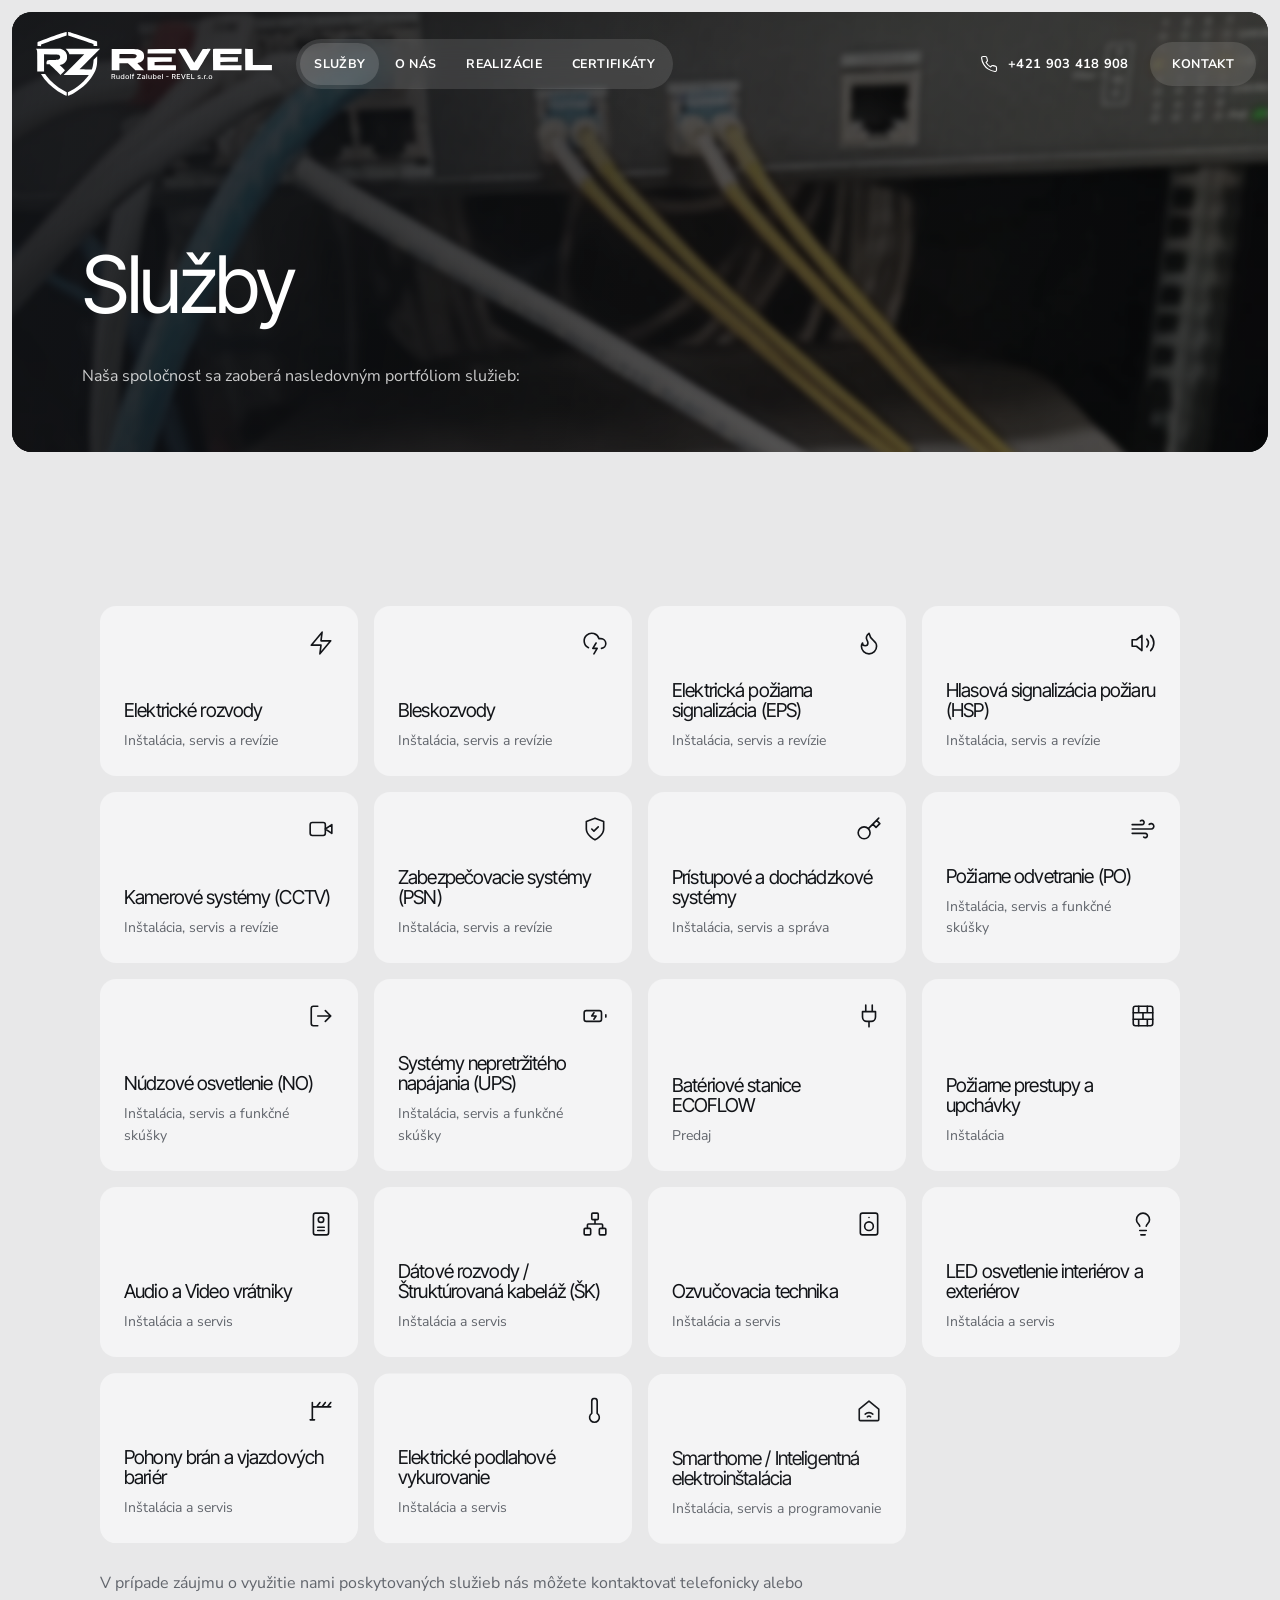
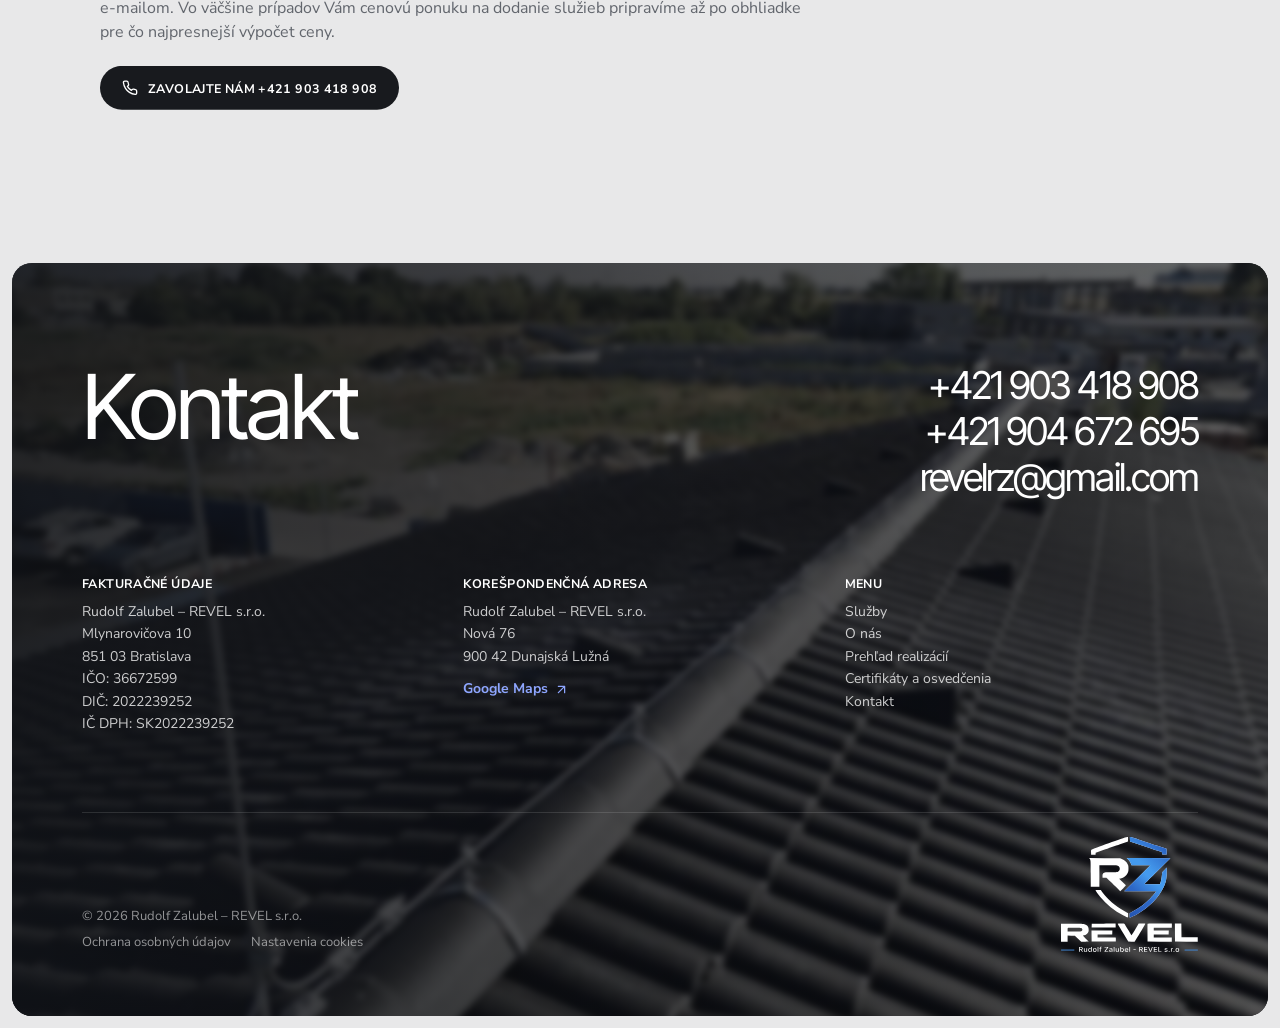
<file: sluzby.html>
<!doctype html>
<html lang="sk">
<head>
  <meta charset="utf-8">
  <meta name="viewport" content="width=device-width, initial-scale=1">
  <title>Služby – RZ REVEL</title>
  <meta name="description" content="Služby Rudolf Zalubel – REVEL s.r.o.: inštalácie, servis a revízie elektrických rozvodov, bleskozvodov, EPS, HSP, kamerových a zabezpečovacích systémov a ďalších technológií.">
  <link rel="icon" href="img/favicon.png" type="image/png">
  <link rel="apple-touch-icon" href="img/apple-touch-icon.png">
  <link rel="preload" href="fonts/inter-tight-latin.woff2" as="font" type="font/woff2" crossorigin>
  <link rel="stylesheet" href="css/style.css">
</head>
<body>

<!-- Ikony (SVG sprite) – vo WP pôjde do header.php -->
<svg width="0" height="0" style="position:absolute" aria-hidden="true">
  <symbol id="i-arrow" viewBox="0 0 24 24"><path d="M7 17 17 7M7 7h10v10"/></symbol>
  <symbol id="i-phone" viewBox="0 0 24 24"><path d="M22 16.92v3a2 2 0 0 1-2.18 2 19.79 19.79 0 0 1-8.63-3.07 19.5 19.5 0 0 1-6-6 19.79 19.79 0 0 1-3.07-8.67A2 2 0 0 1 4.11 2h3a2 2 0 0 1 2 1.72c.13.96.36 1.9.7 2.81a2 2 0 0 1-.45 2.11L8.09 9.91a16 16 0 0 0 6 6l1.27-1.27a2 2 0 0 1 2.11-.45c.91.34 1.85.57 2.81.7A2 2 0 0 1 22 16.92z"/></symbol>
  <symbol id="i-close" viewBox="0 0 24 24"><path d="M18 6 6 18M6 6l12 12"/></symbol>
  <symbol id="i-calendar" viewBox="0 0 24 24"><rect x="3" y="4" width="18" height="18" rx="2"/><path d="M16 2v4M8 2v4M3 10h18"/></symbol>
  <symbol id="i-building" viewBox="0 0 24 24"><rect x="4" y="2" width="16" height="20" rx="2"/><path d="M9 22v-4h6v4M8 6h.01M12 6h.01M16 6h.01M8 10h.01M12 10h.01M16 10h.01M8 14h.01M12 14h.01M16 14h.01"/></symbol>
  <symbol id="i-layers" viewBox="0 0 24 24"><path d="m12 2 10 5-10 5L2 7l10-5z"/><path d="m2 17 10 5 10-5M2 12l10 5 10-5"/></symbol>
  <symbol id="i-award" viewBox="0 0 24 24"><circle cx="12" cy="8" r="6"/><path d="M15.48 12.89 17 22l-5-3-5 3 1.52-9.11"/></symbol>
  <symbol id="i-zap" viewBox="0 0 24 24"><path d="M13 2 3 14h9l-1 8 10-12h-9l1-8z"/></symbol>
  <symbol id="i-thermo" viewBox="0 0 24 24"><path d="M14 14.76V3.5a2.5 2.5 0 0 0-5 0v11.26a4.5 4.5 0 1 0 5 0z"/></symbol>
  <symbol id="i-flame" viewBox="0 0 24 24"><path d="M8.5 14.5A2.5 2.5 0 0 0 11 12c0-1.38-.5-2-1-3-1.07-2.14-.22-4.05 2-6 .5 2.5 2 4.9 4 6.5 2 1.6 3 3.5 3 5.5a7 7 0 1 1-14 0c0-1.15.43-2.29 1-3a2.5 2.5 0 0 0 2.5 2.5z"/></symbol>
  <symbol id="i-video" viewBox="0 0 24 24"><rect x="2" y="6" width="14" height="12" rx="2"/><path d="m22 8-6 4 6 4V8z"/></symbol>
  <symbol id="i-speaker" viewBox="0 0 24 24"><rect x="4" y="2" width="16" height="20" rx="2"/><circle cx="12" cy="14" r="4"/><path d="M12 6h.01"/></symbol>
  <symbol id="i-storm" viewBox="0 0 24 24"><path d="M6 16.33A7 7 0 1 1 15.71 8h1.79a4.5 4.5 0 0 1 .5 8.97"/><path d="m13 12-3 5h4l-3 5"/></symbol>
  <symbol id="i-battery" viewBox="0 0 24 24"><rect x="2" y="7" width="16" height="10" rx="2"/><path d="M22 11v2M11 9l-2 3h4l-2 3"/></symbol>
  <symbol id="i-bulb" viewBox="0 0 24 24"><path d="M15 14c.2-1 .7-1.7 1.5-2.5 1-.9 1.5-2.2 1.5-3.5A6 6 0 0 0 6 8c0 1 .2 2.2 1.5 3.5.7.7 1.3 1.5 1.5 2.5M9 18h6M10 22h4"/></symbol>
  <symbol id="i-intercom" viewBox="0 0 24 24"><rect x="5" y="2" width="14" height="20" rx="2"/><circle cx="12" cy="8" r="2.5"/><path d="M9 15h6M9 18h6"/></symbol>
  <symbol id="i-key" viewBox="0 0 24 24"><circle cx="7.5" cy="15.5" r="5.5"/><path d="m21 2-9.6 9.6M15.5 7.5l3 3L22 7l-3-3"/></symbol>
  <symbol id="i-users" viewBox="0 0 24 24"><path d="M16 21v-2a4 4 0 0 0-4-4H6a4 4 0 0 0-4 4v2"/><circle cx="9" cy="7" r="4"/><path d="M22 21v-2a4 4 0 0 0-3-3.87M16 3.13a4 4 0 0 1 0 7.75"/></symbol>
  <symbol id="i-gate" viewBox="0 0 24 24"><path d="M4 21V5M4 9h17M8 9l3-4M13 9l3-4M18 9l3-4M2 21h4"/></symbol>
  <symbol id="i-volume" viewBox="0 0 24 24"><path d="M11 5 6 9H2v6h4l5 4V5z"/><path d="M15.54 8.46a5 5 0 0 1 0 7.07M19.07 4.93a10 10 0 0 1 0 14.14"/></symbol>
  <symbol id="i-shield" viewBox="0 0 24 24"><path d="M12 22s8-4 8-10V5l-8-3-8 3v7c0 6 8 10 8 10z"/><path d="m9 12 2 2 4-4"/></symbol>
  <symbol id="i-wind" viewBox="0 0 24 24"><path d="M9.59 4.59A2 2 0 1 1 11 8H2M12.59 19.41A2 2 0 1 0 14 16H2M17.73 7.73A2.5 2.5 0 1 1 19.5 12H2"/></symbol>
  <symbol id="i-exit" viewBox="0 0 24 24"><path d="M9 21H5a2 2 0 0 1-2-2V5a2 2 0 0 1 2-2h4M16 17l5-5-5-5M21 12H9"/></symbol>
  <symbol id="i-plug" viewBox="0 0 24 24"><path d="M12 22v-5M9 8V2M15 8V2M18 8v5a4 4 0 0 1-4 4h-4a4 4 0 0 1-4-4V8z"/></symbol>
  <symbol id="i-wall" viewBox="0 0 24 24"><rect x="3" y="3" width="18" height="18" rx="2"/><path d="M12 9v6M16 15v6M16 3v6M3 15h18M3 9h18M8 15v6M8 3v6"/></symbol>
  <symbol id="i-network" viewBox="0 0 24 24"><rect x="16" y="16" width="6" height="6" rx="1"/><rect x="2" y="16" width="6" height="6" rx="1"/><rect x="9" y="2" width="6" height="6" rx="1"/><path d="M5 16v-3a1 1 0 0 1 1-1h12a1 1 0 0 1 1 1v3M12 12V8"/></symbol>
  <symbol id="i-smarthome" viewBox="0 0 24 24"><path d="M3 10.5 12 3l9 7.5V20a1 1 0 0 1-1 1H4a1 1 0 0 1-1-1z"/><path d="M8.5 15a5 5 0 0 1 7 0M10.5 17.5a2 2 0 0 1 3 0"/></symbol>
</svg>

<a class="skip-link" href="#obsah">Preskočiť na obsah</a>

<!-- ================= HLAVIČKA ================= -->
<header class="header">
  <a class="logo" href="index.html" aria-label="Rudolf Zalubel – REVEL s.r.o. – úvod"><img src="img/logo-header.svg" alt="" width="1177" height="319"></a>
  <nav class="nav" aria-label="Hlavná navigácia">
    <ul>
      <li><a href="sluzby.html" aria-current="page">Služby</a></li>
      <li><a href="o-nas.html">O nás</a></li>
      <li><a href="realizacie.html">Realizácie</a></li>
      <li><a href="certifikaty.html">Certifikáty</a></li>
    </ul>
  </nav>
  <div class="header-right">
    <a class="header-phone" href="tel:+421903418908" aria-label="Zavolať +421 903 418 908"><svg class="icon"><use href="#i-phone"/></svg><span>+421 903 418 908</span></a>
    <a class="pill pill--glass" href="kontakt.html">Kontakt</a>
    <button class="icon-btn menu-toggle" type="button" aria-expanded="false" aria-controls="mobile-menu" aria-label="Otvoriť menu"><span></span></button>
  </div>
</header>

<div class="mobile-menu" id="mobile-menu">
  <nav aria-label="Mobilná navigácia">
    <a class="mobile-link" href="sluzby.html">Služby</a>
    <a class="mobile-link" href="o-nas.html">O nás</a>
    <a class="mobile-link" href="realizacie.html">Realizácie</a>
    <a class="mobile-link" href="certifikaty.html">Certifikáty</a>
    <a class="mobile-link" href="kontakt.html">Kontakt</a>
  </nav>
  <div class="mobile-menu-contact">
    <a href="tel:+421903418908">+421 903 418 908</a>
    <a href="tel:+421904672695">+421 904 672 695</a>
    <a href="mailto:revelrz@gmail.com">revelrz@gmail.com</a>
  </div>
</div>

<main id="obsah">
  <div class="inset">
    <section class="dark-card page-hero" data-dark-top>
      <div class="bg"><img src="img/realizacie/senec-8.jpg" alt="" style="object-position: 50% 8%"></div>
      <div class="hero-inner">
        <h1><span class="line"><span>Služby</span></span></h1>
        <div class="hero-bottom">
          <p class="hero-text" data-intro>Naša spoločnosť sa zaoberá nasledovným portfóliom služieb:</p>
        </div>
      </div>
    </section>
  </div>

  <section class="section section--flush">
    <div class="wrap">
      <ul class="services" data-reveal-group>
        <li class="card service">
          <div class="card-top"><svg class="icon"><use href="#i-zap"/></svg></div>
          <div><h3>Elektrické rozvody</h3><p>Inštalácia, servis a revízie</p></div>
        </li>
        <li class="card service">
          <div class="card-top"><svg class="icon"><use href="#i-storm"/></svg></div>
          <div><h3>Bleskozvody</h3><p>Inštalácia, servis a revízie</p></div>
        </li>
        <li class="card service">
          <div class="card-top"><svg class="icon"><use href="#i-flame"/></svg></div>
          <div><h3>Elektrická požiarna signalizácia (EPS)</h3><p>Inštalácia, servis a revízie</p></div>
        </li>
        <li class="card service">
          <div class="card-top"><svg class="icon"><use href="#i-volume"/></svg></div>
          <div><h3>Hlasová signalizácia požiaru (HSP)</h3><p>Inštalácia, servis a revízie</p></div>
        </li>
        <li class="card service">
          <div class="card-top"><svg class="icon"><use href="#i-video"/></svg></div>
          <div><h3>Kamerové systémy (CCTV)</h3><p>Inštalácia, servis a revízie</p></div>
        </li>
        <li class="card service">
          <div class="card-top"><svg class="icon"><use href="#i-shield"/></svg></div>
          <div><h3>Zabezpečovacie systémy (PSN)</h3><p>Inštalácia, servis a revízie</p></div>
        </li>
        <li class="card service">
          <div class="card-top"><svg class="icon"><use href="#i-key"/></svg></div>
          <div><h3>Prístupové a dochádzkové systémy</h3><p>Inštalácia, servis a správa</p></div>
        </li>
        <li class="card service">
          <div class="card-top"><svg class="icon"><use href="#i-wind"/></svg></div>
          <div><h3>Požiarne odvetranie (PO)</h3><p>Inštalácia, servis a funkčné skúšky</p></div>
        </li>
        <li class="card service">
          <div class="card-top"><svg class="icon"><use href="#i-exit"/></svg></div>
          <div><h3>Núdzové osvetlenie (NO)</h3><p>Inštalácia, servis a funkčné skúšky</p></div>
        </li>
        <li class="card service">
          <div class="card-top"><svg class="icon"><use href="#i-battery"/></svg></div>
          <div><h3>Systémy nepretržitého napájania (UPS)</h3><p>Inštalácia, servis a funkčné skúšky</p></div>
        </li>
        <li class="card service">
          <div class="card-top"><svg class="icon"><use href="#i-plug"/></svg></div>
          <div><h3>Batériové stanice ECOFLOW</h3><p>Predaj</p></div>
        </li>
        <li class="card service">
          <div class="card-top"><svg class="icon"><use href="#i-wall"/></svg></div>
          <div><h3>Požiarne prestupy a upchávky</h3><p>Inštalácia</p></div>
        </li>
        <li class="card service">
          <div class="card-top"><svg class="icon"><use href="#i-intercom"/></svg></div>
          <div><h3>Audio a Video vrátniky</h3><p>Inštalácia a servis</p></div>
        </li>
        <li class="card service">
          <div class="card-top"><svg class="icon"><use href="#i-network"/></svg></div>
          <div><h3>Dátové rozvody / Štruktúrovaná kabeláž (ŠK)</h3><p>Inštalácia a servis</p></div>
        </li>
        <li class="card service">
          <div class="card-top"><svg class="icon"><use href="#i-speaker"/></svg></div>
          <div><h3>Ozvučovacia technika</h3><p>Inštalácia a servis</p></div>
        </li>
        <li class="card service">
          <div class="card-top"><svg class="icon"><use href="#i-bulb"/></svg></div>
          <div><h3>LED osvetlenie interiérov a exteriérov</h3><p>Inštalácia a servis</p></div>
        </li>
        <li class="card service">
          <div class="card-top"><svg class="icon"><use href="#i-gate"/></svg></div>
          <div><h3>Pohony brán a vjazdových bariér</h3><p>Inštalácia a servis</p></div>
        </li>
        <li class="card service">
          <div class="card-top"><svg class="icon"><use href="#i-thermo"/></svg></div>
          <div><h3>Elektrické podlahové vykurovanie</h3><p>Inštalácia a servis</p></div>
        </li>
        <li class="card service">
          <div class="card-top"><svg class="icon"><use href="#i-smarthome"/></svg></div>
          <div><h3>Smarthome / Inteligentná elektroinštalácia</h3><p>Inštalácia, servis a programovanie</p></div>
        </li>
      </ul>
      <p class="services-note" data-reveal>V prípade záujmu o využitie nami poskytovaných služieb nás môžete kontaktovať telefonicky alebo e-mailom. Vo väčšine prípadov Vám cenovú ponuku na dodanie služieb pripravíme až po obhliadke pre čo najpresnejší výpočet ceny.</p>
      <div class="services-cta" data-reveal><a class="pill pill--dark" href="tel:+421903418908" aria-label="Zavolajte nám: +421 903 418 908"><svg class="icon"><use href="#i-phone"/></svg>Zavolajte nám +421 903 418 908</a></div>
    </div>
  </section>

</main>

<!-- ================= PÄTIČKA ================= -->
<div class="footer-wrap">
  <footer class="dark-card footer">
    <div class="bg"><img src="img/realizacie/rovinka-2.jpg" alt="" loading="lazy"></div>
    <div class="hero-inner">
      <div class="footer-top">
        <h2 class="h2">Kontakt</h2>
        <div class="footer-contacts">
          <a href="tel:+421903418908">+421 903 418 908</a>
          <a href="tel:+421904672695">+421 904 672 695</a>
          <a href="mailto:revelrz@gmail.com">revelrz@gmail.com</a>
        </div>
      </div>
      <div class="footer-cols">
        <div>
          <h3>Fakturačné údaje</h3>
          <address>Rudolf Zalubel – REVEL s.r.o.<br>Mlynarovičova 10<br>851 03 Bratislava<br>IČO: 36672599<br>DIČ: 2022239252<br>IČ DPH: SK2022239252</address>
        </div>
        <div>
          <h3>Korešpondenčná adresa</h3>
          <address>Rudolf Zalubel – REVEL s.r.o.<br>Nová 76<br>900 42 Dunajská Lužná</address>
          <a class="text-link" href="https://goo.gl/maps/A7nd3nvtccNRuYF98" target="_blank" rel="noopener">Google Maps<svg class="icon"><use href="#i-arrow"/></svg></a>
        </div>
        <div>
          <h3>Menu</h3>
          <ul>
            <li><a href="sluzby.html">Služby</a></li>
            <li><a href="o-nas.html">O nás</a></li>
            <li><a href="realizacie.html">Prehľad realizácií</a></li>
            <li><a href="certifikaty.html">Certifikáty a osvedčenia</a></li>
            <li><a href="kontakt.html">Kontakt</a></li>
          </ul>
        </div>
      </div>
      <div class="footer-bottom">
        <div>
          <span>© <span data-year>2026</span> Rudolf Zalubel – REVEL s.r.o.</span>
          <nav aria-label="Právne informácie">
            <a href="ochrana-osobnych-udajov.html">Ochrana osobných údajov</a>
            <button type="button" data-cookie-settings>Nastavenia cookies</button>
          </nav>
        </div>
        <img class="logo-mark" src="img/logo-footer.svg" width="539" height="454" alt="RZ REVEL – Rudolf Zalubel – REVEL s.r.o." loading="lazy">
      </div>
    </div>
  </footer>
</div>

<script src="js/gsap.min.js" defer></script>
<script src="js/ScrollTrigger.min.js" defer></script>
<script src="js/main.js" defer></script>
</body>
</html>
</file>
<file: css/style.css>
/* ==========================================================================
   RZ REVEL – v3 (štýl podľa referencie MPSystem)
   Pravidlá:
   - svetlosivé pozadie, karty o odtieň svetlejšie, zaoblenie 14–18px
   - tmavé "hero" karty s fotkou a tmavým prekrytím (úvod, podstránky, pätička)
   - nadpisy: Inter Tight 400, veľmi tesné, veta (nie verzálky)
   - nad nadpisom NIKDY malý štítok
   - malé verzálky len v kartách (štatistiky) a v navigácii
   - jeden akcent: modrá
   ========================================================================== */

@font-face {
  font-family: "Inter Tight"; font-style: normal; font-display: swap; font-weight: 100 900;
  src: url("../fonts/inter-tight-latin-ext.woff2") format("woff2-variations");
  unicode-range: U+0100-02BA, U+02BD-02C5, U+02C7-02CC, U+02CE-02D7, U+02DD-02FF, U+0304, U+0308, U+0329, U+1D00-1DBF, U+1E00-1E9F, U+1EF2-1EFF, U+2020, U+20A0-20AB, U+20AD-20C0, U+2113, U+2C60-2C7F, U+A720-A7FF;
}
@font-face {
  font-family: "Inter Tight"; font-style: normal; font-display: swap; font-weight: 100 900;
  src: url("../fonts/inter-tight-latin.woff2") format("woff2-variations");
  unicode-range: U+0000-00FF, U+0131, U+0152-0153, U+02BB-02BC, U+02C6, U+02DA, U+02DC, U+0304, U+0308, U+0329, U+2000-206F, U+20AC, U+2122, U+2191, U+2193, U+2212, U+2215, U+FEFF, U+FFFD;
}
@font-face {
  font-family: "Nunito Sans"; font-style: normal; font-display: swap; font-weight: 200 1000;
  src: url("../fonts/nunito-sans-latin-ext.woff2") format("woff2-variations");
  unicode-range: U+0100-02BA, U+02BD-02C5, U+02C7-02CC, U+02CE-02D7, U+02DD-02FF, U+0304, U+0308, U+0329, U+1D00-1DBF, U+1E00-1E9F, U+1EF2-1EFF, U+2020, U+20A0-20AB, U+20AD-20C0, U+2113, U+2C60-2C7F, U+A720-A7FF;
}
@font-face {
  font-family: "Nunito Sans"; font-style: normal; font-display: swap; font-weight: 200 1000;
  src: url("../fonts/nunito-sans-latin.woff2") format("woff2-variations");
  unicode-range: U+0000-00FF, U+0131, U+0152-0153, U+02BB-02BC, U+02C6, U+02DA, U+02DC, U+0304, U+0308, U+0329, U+2000-206F, U+20AC, U+2122, U+2191, U+2193, U+2212, U+2215, U+FEFF, U+FFFD;
}

:root {
  --bg: #e8e8e9;
  --card: #f4f4f5;
  --card-glass: rgba(244, 244, 245, 0.72);
  --ink: #121418;
  --muted: #61656c;
  --line: rgba(18, 20, 24, 0.1);
  --dark: #111317;
  --on-dark: rgba(255, 255, 255, 0.78);
  --glass: rgba(255, 255, 255, 0.12);
  --glass-strong: rgba(18, 20, 24, 0.86);
  --blue: #2350ff;
  --blue-dark: #183ccc;

  --r-sm: 12px;
  --r: 16px;
  --r-lg: 20px;
  --inset: 12px;
  --wrap: 1080px;
  --gutter: 16px;
  --section: clamp(96px, 12vw, 160px);

  --display: "Inter Tight", system-ui, sans-serif;
  --body: "Nunito Sans", system-ui, -apple-system, "Segoe UI", Roboto, sans-serif;
}

*, *::before, *::after { box-sizing: border-box; }
html { -webkit-text-size-adjust: 100%; scroll-behavior: smooth; scroll-padding-top: 100px; }
body { overflow-x: clip; margin: 0; font-family: var(--body); font-size: 16px; line-height: 1.55; color: var(--ink); background: var(--bg); -webkit-font-smoothing: antialiased; }
img { max-width: 100%; display: block; }
a { color: inherit; text-decoration: none; }
button, input, textarea, select { font: inherit; color: inherit; }
h1, h2, h3 { margin: 0; font-family: var(--display); font-weight: 400; letter-spacing: -0.03em; line-height: 0.98; }
p { margin: 0; }
ul, ol { margin: 0; padding: 0; list-style: none; }
address { font-style: normal; }
:focus-visible { outline: 2px solid var(--blue); outline-offset: 3px; border-radius: 6px; }
.skip-link { position: absolute; left: 16px; top: -60px; z-index: 100; background: #fff; padding: 10px 16px; border-radius: 999px; }
.skip-link:focus { top: 16px; }
.icon { width: 20px; height: 20px; flex: none; stroke: currentColor; fill: none; stroke-width: 1.5; stroke-linecap: round; stroke-linejoin: round; }

.wrap { width: 100%; max-width: calc(var(--wrap) + var(--gutter) * 2); margin: 0 auto; padding: 0 var(--gutter); }
.section { padding-top: var(--section); }
.h2 { font-size: clamp(44px, 6.2vw, 84px); }
.h3 { font-size: clamp(28px, 3vw, 40px); }
.muted { color: var(--muted); }
.caps { font-size: 12.5px; font-weight: 600; letter-spacing: 0.02em; text-transform: uppercase; }

/* Nadpis sekcie + text vpravo */
.head { display: grid; gap: 24px 64px; margin-bottom: clamp(32px, 4vw, 48px); align-items: end; }
.head p { color: var(--muted); max-width: 40ch; font-size: 17px; }
@media (min-width: 900px) { .head { grid-template-columns: 1.4fr 1fr; } .head p { justify-self: end; } }

/* Riadky nadpisov pre animáciu (maska) */
.line { display: block; overflow: hidden; padding-bottom: 0.08em; margin-bottom: -0.08em; }
.line > span { display: block; }

/* Tlačidlá – pilulky */
.pill {
  display: inline-flex; align-items: center; gap: 10px; height: 44px; padding: 0 22px;
  border-radius: 999px; font-size: 12.5px; font-weight: 700; letter-spacing: 0.03em; text-transform: uppercase;
  white-space: nowrap; cursor: pointer; border: 0; transition: background .25s, color .25s;
}
.pill .icon { width: 16px; height: 16px; stroke-width: 2; transition: transform .25s; }
.pill:hover .icon { transform: translate(2px, -2px); }
.pill--glass { background: var(--glass); color: #fff; backdrop-filter: blur(14px); -webkit-backdrop-filter: blur(14px); }
.pill--glass:hover { background: rgba(255, 255, 255, 0.22); }
.pill--dark { background: var(--ink); color: #fff; }
.pill--dark:hover { background: var(--blue); }
.pill--blue { background: var(--blue); color: #fff; }
.pill--blue:hover { background: var(--blue-dark); }
.pill--light { background: #fff; color: var(--ink); }
.pill--light:hover { background: var(--card); }

/* Karta */
.card { background: var(--card); border-radius: var(--r); padding: 24px; }
.card-top { display: flex; justify-content: space-between; align-items: flex-start; gap: 12px; color: var(--ink); }
.card-top .icon { color: var(--ink); opacity: .8; }

/* ==========================================================================
   Hlavička (pevná, nad tmavými kartami)
   ========================================================================== */
.header {
  position: fixed; z-index: 50; top: calc(var(--inset) + 12px); left: calc(var(--inset) + 12px); right: calc(var(--inset) + 12px);
  display: flex; align-items: center; gap: 12px; pointer-events: none;
}
.header > * { pointer-events: auto; }
.logo { display: inline-flex; flex-direction: column; align-items: flex-start; gap: 5px; padding: 8px 12px; border-radius: 14px; flex: none; color: #fff; transition: background .3s; }
.logo img { display: block; height: 46px; width: auto; }
@media (min-width: 760px) { .logo img { height: 64px; } }
.header.is-solid .logo { background: var(--glass-strong); }
.nav { display: none; }
.nav ul { display: flex; gap: 2px; padding: 4px; border-radius: 999px; background: var(--glass); backdrop-filter: blur(14px); -webkit-backdrop-filter: blur(14px); transition: background .3s; }
.nav a { display: block; padding: 11px 14px; border-radius: 999px; color: #fff; font-size: 12.5px; font-weight: 700; letter-spacing: 0.03em; text-transform: uppercase; transition: background .2s; }
.nav a:hover, .nav a[aria-current="page"] { background: rgba(255, 255, 255, 0.14); }
.header-right { margin-left: auto; display: flex; align-items: center; gap: 8px; }
.header-phone {
  display: inline-flex; align-items: center; gap: 10px; height: 44px; padding: 0 14px; border-radius: 999px; color: #fff;
  font-size: 13px; font-weight: 700; letter-spacing: 0.02em; white-space: nowrap; transition: background .25s;
}
.header-phone:hover { background: var(--glass); }
.header-phone .icon { width: 18px; height: 18px; }
.header.is-solid .header-phone { background: var(--glass-strong); }
@media (max-width: 559px) { .header-phone { width: 44px; padding: 0; justify-content: center; } .header-phone span { display: none; } }
.icon-btn {
  width: 44px; height: 44px; border-radius: 50%; display: grid; place-items: center; color: #fff;
  background: transparent; border: 0; cursor: pointer; transition: background .25s;
}
.icon-btn:hover { background: var(--glass); }
.header .pill--glass { display: none; }
.menu-toggle { background: var(--glass); backdrop-filter: blur(14px); -webkit-backdrop-filter: blur(14px); }
.menu-toggle span, .menu-toggle span::before, .menu-toggle span::after { display: block; width: 18px; height: 2px; background: #fff; border-radius: 2px; position: relative; transition: transform .25s, background .25s; }
.menu-toggle span::before, .menu-toggle span::after { content: ""; position: absolute; left: 0; }
.menu-toggle span::before { top: -6px; }
.menu-toggle span::after { top: 6px; }
.menu-open .menu-toggle span { background: transparent; }
.menu-open .menu-toggle span::before { transform: translateY(6px) rotate(45deg); }
.menu-open .menu-toggle span::after { transform: translateY(-6px) rotate(-45deg); }

/* Po odscrollovaní z tmavej karty – tmavé sklo, aby bolo menu čitateľné */
.header.is-solid .nav ul, .header.is-solid .pill--glass, .header.is-solid .menu-toggle, .header.is-solid .icon-btn { background: var(--glass-strong); }

.mobile-menu {
  position: fixed; inset: var(--inset); z-index: 45; border-radius: var(--r-lg); background: var(--dark); color: #fff;
  padding: 100px 24px 28px; display: flex; flex-direction: column; justify-content: space-between;
  opacity: 0; visibility: hidden; transition: opacity .25s, visibility .25s;
}
.menu-open .mobile-menu { opacity: 1; visibility: visible; }
.mobile-menu a.mobile-link { display: block; font-family: var(--display); font-size: 40px; letter-spacing: -0.05em; line-height: 1.1; padding: 8px 0; }
.mobile-menu-contact { display: grid; gap: 4px; color: var(--on-dark); font-size: 18px; }
body.menu-open { overflow: hidden; }

@media (min-width: 1000px) {
  .nav, .header .pill--glass { display: block; }
  .header .pill--glass { display: inline-flex; }
  .menu-toggle, .mobile-menu { display: none; }
}

/* ==========================================================================
   Tmavá karta s fotkou (hero, podstránky, pätička)
   ========================================================================== */
.inset { padding: var(--inset) var(--inset) 0; }
.dark-card { position: relative; overflow: hidden; border-radius: var(--r-lg); background: var(--dark); color: #fff; isolation: isolate; }
.dark-card .bg { position: absolute; inset: 0; z-index: -2; overflow: hidden; }
.dark-card .bg img { width: 100%; height: 100%; object-fit: cover; filter: saturate(.55) brightness(.55) blur(3px); transform: scale(1.08); }
.dark-card::after {
  content: ""; position: absolute; inset: 0; z-index: -1;
  background: linear-gradient(100deg, rgba(17, 19, 23, .82) 0%, rgba(17, 19, 23, .45) 55%, rgba(17, 19, 23, .25) 100%);
}

.hero { min-height: min(calc(100svh - var(--inset)), 780px); display: flex; flex-direction: column; justify-content: flex-end; }
/* Úvod – svetlejšia fotka, prekrytie do tmavomodrej */
.hero .bg img { filter: saturate(.75) brightness(.78) blur(3px); }
.hero::after { background: linear-gradient(100deg, rgba(10, 24, 64, .74) 0%, rgba(14, 36, 96, .4) 55%, rgba(20, 50, 130, .18) 100%); }
.hero-inner { display: grid; gap: 40px; padding: 140px clamp(20px, 6vw, 70px) clamp(36px, 5vw, 64px); }
.hero h1 { font-size: clamp(36px, 6.2vw, 84px); letter-spacing: -0.03em; line-height: 0.96; }
.hero-bottom { display: flex; flex-wrap: wrap; align-items: flex-end; justify-content: space-between; gap: 24px; }
.hero-text { color: var(--on-dark); max-width: 72ch; font-size: 16px; line-height: 1.5; }
.hero-text a { color: #fff; font-weight: 600; text-decoration: underline; text-underline-offset: 3px; transition: opacity .25s; }
.hero-text a:hover { opacity: .75; }
.hero-picto { width: clamp(280px, 36vw, 520px); height: auto; }
@media (max-width: 559px) { .hero-picto { width: 100%; } }
.hero-lead { display: grid; gap: 28px; }
.hero-actions { display: flex; flex-wrap: wrap; gap: 10px; }
@media (max-width: 559px) { .hero-lead { width: 100%; } .hero-actions .pill { flex: 1 1 auto; justify-content: center; } }
.logo-mark { display: block; height: clamp(96px, 9vw, 132px); width: auto; }

.page-hero { min-height: 440px; display: flex; flex-direction: column; justify-content: flex-end; }
.page-hero .hero-inner { padding-top: 160px; }
.page-hero h1 { font-size: clamp(44px, 6.2vw, 84px); }
.page-hero--clear .bg img { filter: saturate(1.05) brightness(.82); transform: none; object-position: 50% 63%; }
.page-hero--clear::after { background: linear-gradient(100deg, rgba(10, 24, 64, .62) 0%, rgba(14, 36, 96, .22) 45%, rgba(20, 50, 130, .08) 100%); }
/* Karty hneď pod hero podstránky – na mobile bez veľkej medzery */
@media (max-width: 559px) { .section--flush { padding-top: var(--inset); } }

/* ==========================================================================
   Dôvera – štatistiky + mapa + zoznam
   ========================================================================== */
.reach { position: relative; }
.reach .h2 { font-size: clamp(28px, 3.4vw, 46px); line-height: 1.04; margin-bottom: clamp(24px, 3vw, 32px); }
.stats { position: relative; z-index: 2; display: grid; gap: 12px; grid-template-columns: repeat(2, 1fr); }
@media (min-width: 900px) { .stats { grid-template-columns: repeat(4, 1fr); gap: 24px; } }
.stat { display: flex; flex-direction: column; justify-content: space-between; gap: 20px; min-height: 128px; padding: 18px 20px 16px; }
.stat .caps { color: var(--ink); opacity: .75; }
.stat-value { font-family: var(--display); font-size: clamp(40px, 4vw, 56px); letter-spacing: -0.065em; line-height: .9; }
.stat-value sup { color: var(--blue); font-size: .42em; vertical-align: top; position: relative; top: -.1em; margin-left: .06em; letter-spacing: 0; }

.map { position: relative; z-index: 1; width: min(100vw, 1440px); margin-left: calc(50% - min(50vw, 720px)); margin-top: clamp(-120px, -7vw, -24px); }
.map-svg { display: block; width: 100%; height: auto; -webkit-mask-image: linear-gradient(to bottom, transparent 0%, #000 30%, #000 62%, transparent 100%); mask-image: linear-gradient(to bottom, transparent 0%, #000 30%, #000 62%, transparent 100%); }
.map-sphere { fill: #dadadc; }
.map-land { fill: #c3c3c6; }
.map-hl { fill: var(--blue); }
.map-borders { fill: none; stroke: var(--bg); stroke-width: .9; }
.map-pin circle { fill: #fff; opacity: .45; }
.map-pin .map-pin-dot { opacity: 1; filter: drop-shadow(0 2px 4px rgba(0,0,0,.25)); }
.map-legend { position: absolute; right: max(var(--gutter), calc(min(50vw, 720px) - var(--wrap) / 2)); bottom: 27%; display: flex; gap: 16px; font-size: 12px; font-weight: 600; }
.map-legend span { display: inline-flex; align-items: center; gap: 6px; }
.map-legend i { width: 11px; height: 11px; border-radius: 50%; display: inline-block; }
.map-legend .dot-blue { background: var(--blue); }
.map-legend .dot-ring { border: 1.5px solid var(--ink); background: #fff; }

.reach-list {
  position: relative; z-index: 2; margin-top: clamp(-190px, -13vw, -40px); padding: clamp(24px, 3vw, 36px);
  background: var(--card-glass); backdrop-filter: blur(18px); -webkit-backdrop-filter: blur(18px);
}
.reach-list .h3 { margin-bottom: 24px; }
.columns { display: grid; gap: 10px 24px; grid-template-columns: repeat(2, 1fr); font-size: 17px; }
@media (min-width: 900px) { .columns { grid-template-columns: repeat(4, 1fr); } }
.columns li { line-height: 1.35; }
.columns .more { color: var(--muted); }
@media (max-width: 699px) { .map { margin-top: 0; } .reach-list { margin-top: -10%; } .map-legend { bottom: 18%; } }

/* ==========================================================================
   O nás
   ========================================================================== */
.about-page { display: grid; gap: clamp(56px, 7vw, 88px); }
@media (max-width: 559px) { .about-page { padding-top: 32px; } }
.about-lead { max-width: 17em; font-family: var(--display); font-size: clamp(32px, 4.4vw, 56px); letter-spacing: -0.03em; line-height: 1.06; text-wrap: balance; }

.about-body { display: grid; gap: 20px; color: var(--ink); font-size: clamp(16px, 1.4vw, 18px); line-height: 1.6; }
@media (min-width: 900px) { .about-body { grid-template-columns: repeat(3, 1fr); gap: 40px; } }
.about-body a { color: var(--blue); text-decoration: underline; text-underline-offset: 3px; }

.about-clients { padding: clamp(24px, 3.4vw, 40px); }
.about-clients .h3 { margin-bottom: 24px; }

.about-cta { display: flex; flex-wrap: wrap; align-items: center; justify-content: space-between; gap: 20px 40px; }
.about-cta p { max-width: 52ch; color: var(--muted); }
@media (max-width: 559px) { .about-cta .pill { width: 100%; justify-content: center; } }
.about { display: grid; gap: 32px 64px; }
.about-text { display: grid; gap: 18px; font-size: clamp(19px, 1.8vw, 23px); line-height: 1.45; color: var(--ink); }
.about-text p:last-child { color: var(--muted); font-size: 17px; }
@media (min-width: 900px) { .about { grid-template-columns: 1fr 1.25fr; } }

/* ==========================================================================
   Služby
   ========================================================================== */
.services { display: grid; gap: 12px; grid-template-columns: 1fr; }
@media (min-width: 640px) { .services { grid-template-columns: repeat(2, 1fr); } }
@media (min-width: 1000px) { .services { grid-template-columns: repeat(4, 1fr); gap: 16px; } }
.services-note { max-width: 72ch; margin-top: 28px; color: var(--muted); }
.services-cta { margin-top: 20px; }
.service { display: flex; flex-direction: column; justify-content: space-between; gap: 24px; min-height: 150px; transition: background .3s, color .3s; }
.service .card-top { justify-content: flex-end; }
.service .icon { width: 26px; height: 26px; opacity: 1; transition: color .3s; }
.service h3 { font-size: clamp(19px, 1.5vw, 21px); letter-spacing: -0.045em; line-height: 1.05; }
.service p { margin-top: 10px; color: var(--muted); font-size: 14px; transition: color .3s; }
.service:hover { background: var(--ink); color: #fff; }
.service:hover .icon { color: #8ea6ff; }
.service:hover p { color: rgba(255,255,255,.6); }
@media (max-width: 639px) {
  .services { gap: 8px; }
  .service { display: grid; grid-template-columns: 24px 1fr; align-items: center; gap: 14px; min-height: 0; padding: 12px 16px; border-radius: var(--r-sm); }
  .service .card-top { justify-content: flex-start; }
  .service .icon { width: 22px; height: 22px; }
  .service h3 { font-size: 17px; line-height: 1.15; }
  .service p { margin-top: 3px; font-size: 13px; }
}

/* ==========================================================================
   Realizácie
   ========================================================================== */
.projects { display: grid; gap: 12px; }
@media (min-width: 760px) { .projects { grid-template-columns: repeat(2, 1fr); gap: 16px; } }
.project { padding: 10px; display: flex; flex-direction: column; }
.project-img { border-radius: var(--r-sm); overflow: hidden; aspect-ratio: 16 / 10; background: var(--bg); }
.project-img img { width: 100%; height: 100%; object-fit: cover; transition: transform .7s cubic-bezier(.2,.7,.2,1); }
.project:hover .project-img img { transform: scale(1.05); }
.project-body { flex: 1; display: flex; justify-content: space-between; align-items: stretch; gap: 24px; padding: 20px 14px 12px; }
.project-body h3 { align-self: flex-start; }
.project-body .arrow-circle { align-self: flex-end; }
.project h3 { font-size: clamp(21px, 2vw, 26px); letter-spacing: -0.04em; line-height: 1.1; }
.arrow-circle { width: 44px; height: 44px; border-radius: 50%; background: #fff; display: grid; place-items: center; flex: none; transition: background .25s, color .25s; }
.arrow-circle .icon { width: 18px; height: 18px; stroke-width: 2; }
.project:hover .arrow-circle { background: var(--blue); color: #fff; }
.center { display: flex; justify-content: center; margin-top: 32px; }

/* Detail realizácie */
.case + .case { margin-top: clamp(72px, 9vw, 120px); }
.case .head { margin-bottom: 24px; }
.case h2 { font-size: clamp(24px, 2.6vw, 34px); letter-spacing: -0.05em; line-height: 1.02; }
.case-list { display: grid; gap: 10px; color: var(--muted); }
.case-note { margin-top: 10px; max-width: 72ch; color: var(--muted); font-size: 15px; }
.case-list li { padding-left: 18px; position: relative; }
.case-list li::before { content: ""; position: absolute; left: 0; top: .6em; width: 7px; height: 7px; border-radius: 50%; background: var(--blue); }
.gallery { display: grid; gap: 10px; grid-template-columns: repeat(3, 1fr); }
@media (min-width: 640px) { .gallery { grid-template-columns: repeat(4, 1fr); gap: 12px; } }
@media (min-width: 1000px) { .gallery { grid-template-columns: repeat(6, 1fr); } }
.gallery button { padding: 0; border: 0; border-radius: var(--r-sm); overflow: hidden; cursor: zoom-in; aspect-ratio: 1; background: var(--card); }
.gallery img { width: 100%; height: 100%; object-fit: cover; transition: transform .6s; }
.gallery button:hover img { transform: scale(1.05); }
.lightbox { border: 0; padding: 0; background: transparent; max-width: min(92vw, 900px); max-height: 90vh; }
.lightbox::backdrop { background: rgba(17, 19, 23, .88); backdrop-filter: blur(6px); }
.lightbox img { max-height: 84vh; width: auto; margin: 0 auto; border-radius: var(--r); }
.lightbox-close { position: fixed; top: 20px; right: 20px; width: 48px; height: 48px; border-radius: 50%; border: 0; background: #fff; color: var(--ink); cursor: pointer; display: grid; place-items: center; }

/* ==========================================================================
   Certifikáty
   ========================================================================== */
.cert-band .hero-inner { padding-top: clamp(56px, 7vw, 88px); gap: 48px; }
.cert-band .h2 { max-width: 9em; }
.cert-band .columns { color: var(--on-dark); font-size: 16px; }
.cert-band .head p { color: var(--on-dark); }

.cert-grid { display: grid; gap: 12px; }
@media (min-width: 640px) { .cert-grid { grid-template-columns: repeat(2, 1fr); } }
@media (min-width: 1000px) { .cert-grid { grid-template-columns: repeat(3, 1fr); gap: 16px; } }
.cert { display: flex; flex-direction: column; justify-content: space-between; gap: 32px; min-height: 230px; }
.cert h3 { font-size: clamp(22px, 2vw, 27px); letter-spacing: -0.045em; line-height: 1.08; }
.cert .brands { display: flex; flex-wrap: wrap; gap: 6px; }
.chip { display: inline-block; padding: 5px 11px; border-radius: 999px; background: #fff; font-size: 13px; font-weight: 600; }
.cert-text > h2 { margin-bottom: 24px; }
.cert-text > h2:not(:first-child) { margin-top: clamp(48px, 6vw, 72px); }
.cert-groups { display: grid; gap: 32px 48px; }
@media (min-width: 760px) { .cert-groups { grid-template-columns: repeat(2, 1fr); } }
.cert-group h3 { font-size: 21px; letter-spacing: -0.035em; line-height: 1.15; margin-bottom: 10px; }
.cert-group p { color: var(--muted); }
.cert-note { margin-top: 8px; color: var(--muted); font-size: 14px; }
.cert--feature { background: var(--ink); color: #fff; }
.cert--feature .cert-note { color: rgba(255,255,255,.65); }
.cert--feature .chip { background: rgba(255,255,255,.12); color: #fff; }

/* ==========================================================================
   Kontakt
   ========================================================================== */
.contact-grid { display: grid; gap: 12px; }
@media (min-width: 560px) { .contact-grid { grid-template-columns: repeat(2, 1fr); } }
@media (min-width: 1100px) { .contact-grid { grid-template-columns: repeat(4, 1fr); gap: 16px; } }
.contact-card { display: flex; flex-direction: column; gap: 14px; }
@media (min-width: 560px) { .contact-card { justify-content: space-between; gap: 24px; min-height: 200px; } }
.contact-card h2 { font-size: 24px; letter-spacing: -0.045em; line-height: 1.1; }
.contact-card address, .contact-card .lines { color: var(--muted); font-size: 15px; line-height: 1.6; }
.contact-card .lines a { display: block; color: var(--ink); font-family: var(--display); font-size: 20px; letter-spacing: -0.04em; line-height: 1.35; }
.contact-card .lines a:hover { color: var(--blue); }
.text-link { display: inline-flex; align-items: center; gap: 6px; margin-top: 10px; color: var(--blue); font-weight: 700; font-size: 14px; }
.text-link .icon { width: 15px; height: 15px; stroke-width: 2; }

/* Textová stránka */
.prose { max-width: 720px; }
.prose h2 { font-size: 30px; letter-spacing: -0.045em; margin: 40px 0 12px; }
.prose p { color: var(--muted); }
.placeholder { border: 1px dashed var(--blue); background: #fff; color: var(--blue-dark); border-radius: var(--r-sm); padding: 16px 20px; font-size: 15px; }

/* ==========================================================================
   Pätička (tmavá karta)
   ========================================================================== */
.footer-wrap { padding: var(--section) var(--inset) var(--inset); }
.footer .hero-inner { padding-top: clamp(56px, 8vw, 100px); gap: clamp(48px, 6vw, 80px); }
.footer-top { display: grid; gap: 32px 64px; }
.footer-top .h2 { font-size: clamp(48px, 7vw, 96px); }
.footer-contacts { display: grid; gap: 2px; align-content: end; }
.footer-contacts a { font-family: var(--display); font-size: clamp(26px, 3vw, 40px); letter-spacing: -0.05em; line-height: 1.15; transition: color .2s; }
.footer-contacts a:hover { color: #8ea6ff; }
@media (min-width: 900px) { .footer-top { grid-template-columns: 1fr 1fr; } .footer-contacts { justify-items: end; } }
.footer-cols { display: grid; gap: 28px; font-size: 14px; color: var(--on-dark); line-height: 1.6; }
.footer-cols h3 { font-family: var(--body); font-size: 12.5px; font-weight: 700; letter-spacing: 0.03em; text-transform: uppercase; color: #fff; margin-bottom: 10px; line-height: 1.2; }
.footer-cols a:hover { color: #fff; }
@media (min-width: 760px) { .footer-cols { grid-template-columns: repeat(3, 1fr); } }
.footer-bottom { display: flex; flex-wrap: wrap; justify-content: space-between; align-items: flex-end; gap: 16px 24px; padding-top: 24px; border-top: 1px solid rgba(255,255,255,.12); font-size: 13px; color: rgba(255,255,255,.55); }
.footer-bottom nav { display: flex; flex-wrap: wrap; gap: 6px 20px; }
.footer-bottom a:hover, .footer-bottom button:hover { color: #fff; }
.footer-bottom button { background: none; border: 0; padding: 0; cursor: pointer; color: inherit; font-size: inherit; }

@media (prefers-reduced-motion: reduce) {
  html { scroll-behavior: auto; }
  *, *::before, *::after { transition: none !important; }
}
.cert-band .head { margin-bottom: 0; }
.footer .text-link { color: #8ea6ff; }
.footer-bottom nav { margin-top: 6px; }
/* Na stránke Kontakt neopakovať veľký kontaktný blok v pätičke */
body:has(.contact-grid) .footer-top { display: none; }
</file>
